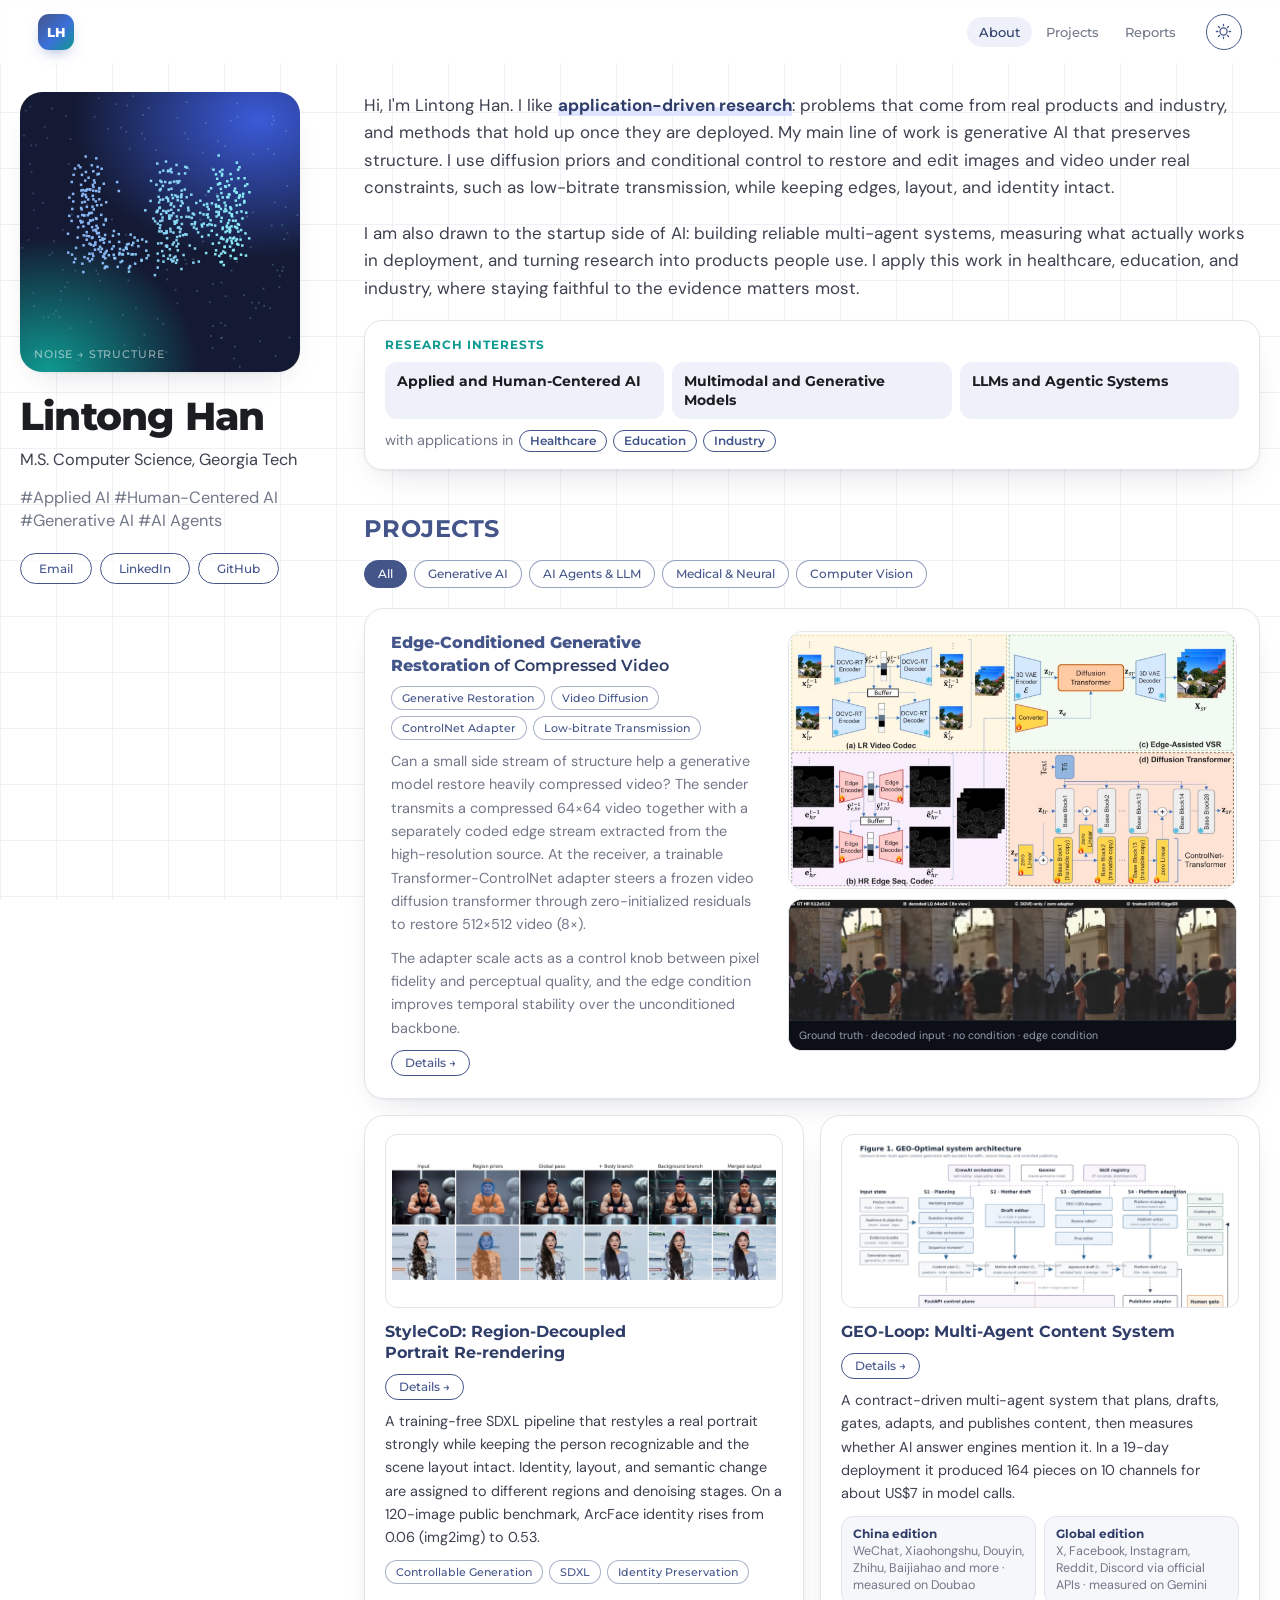
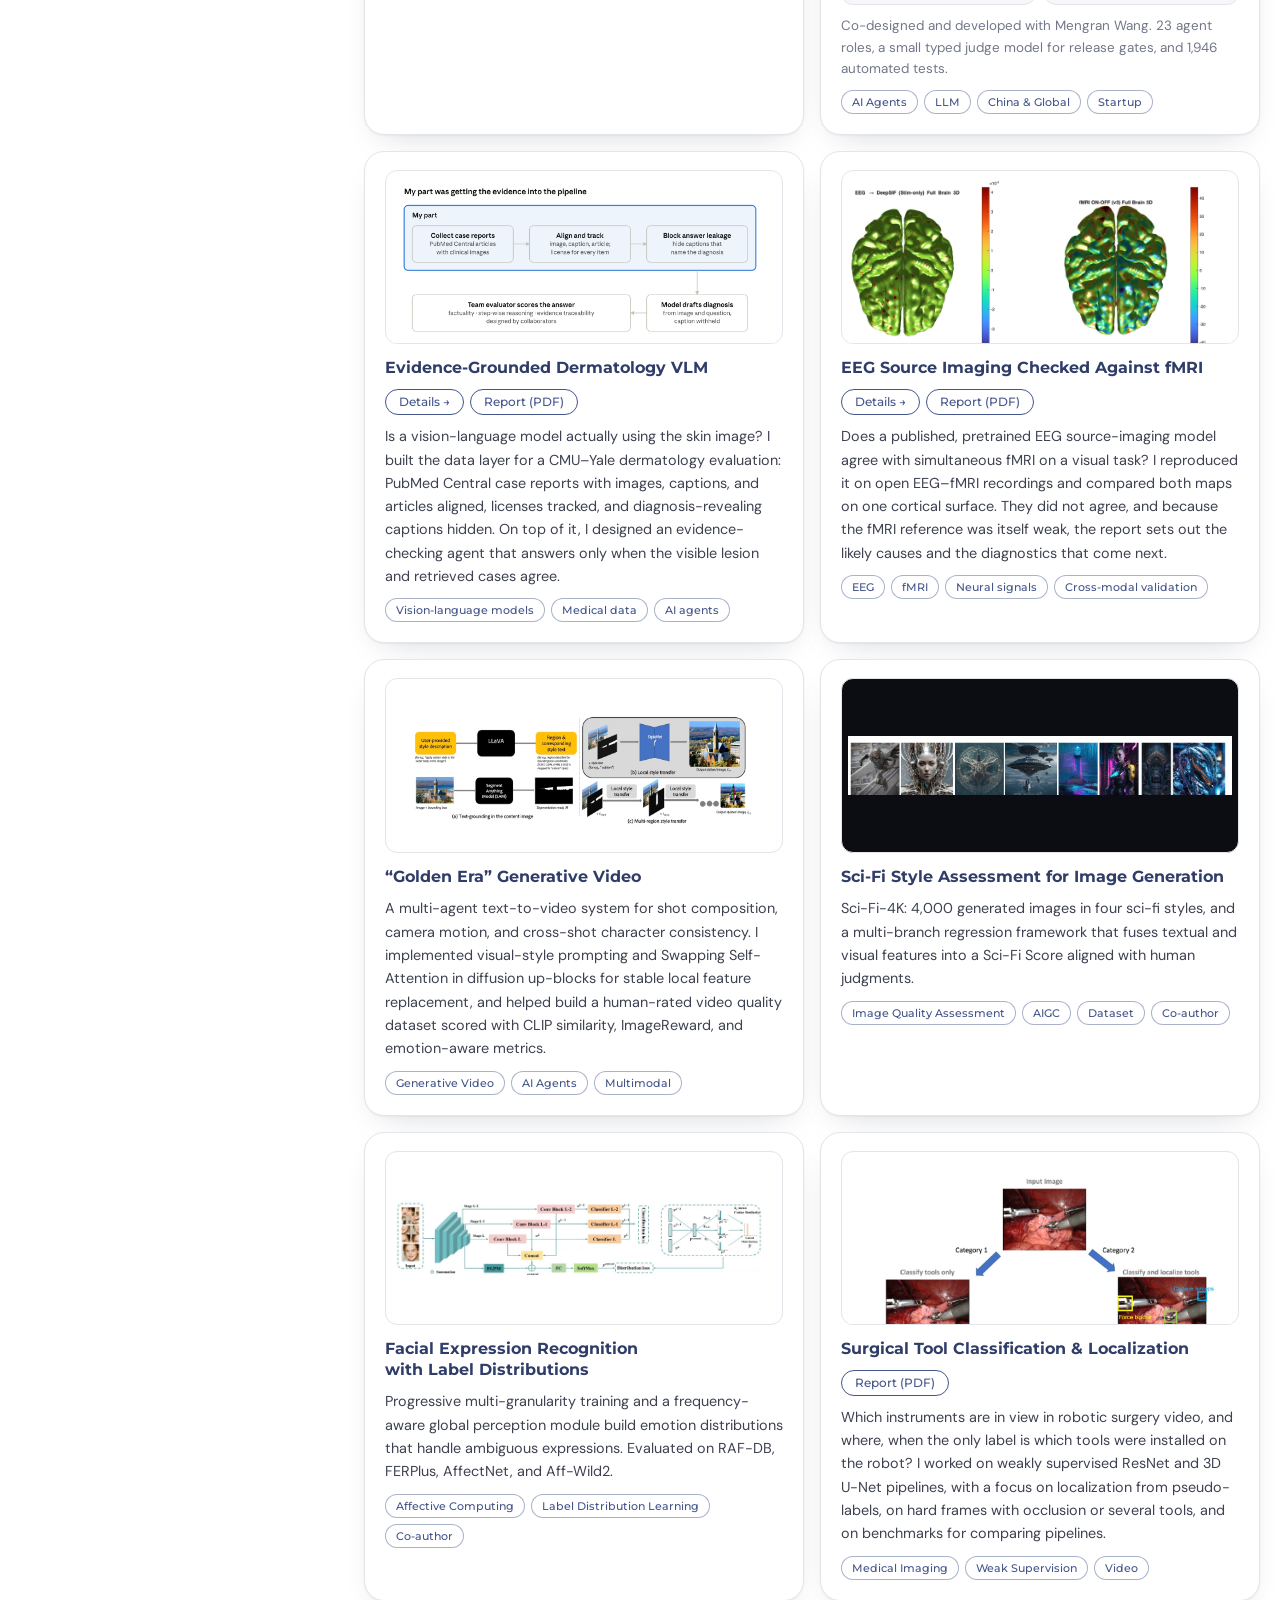
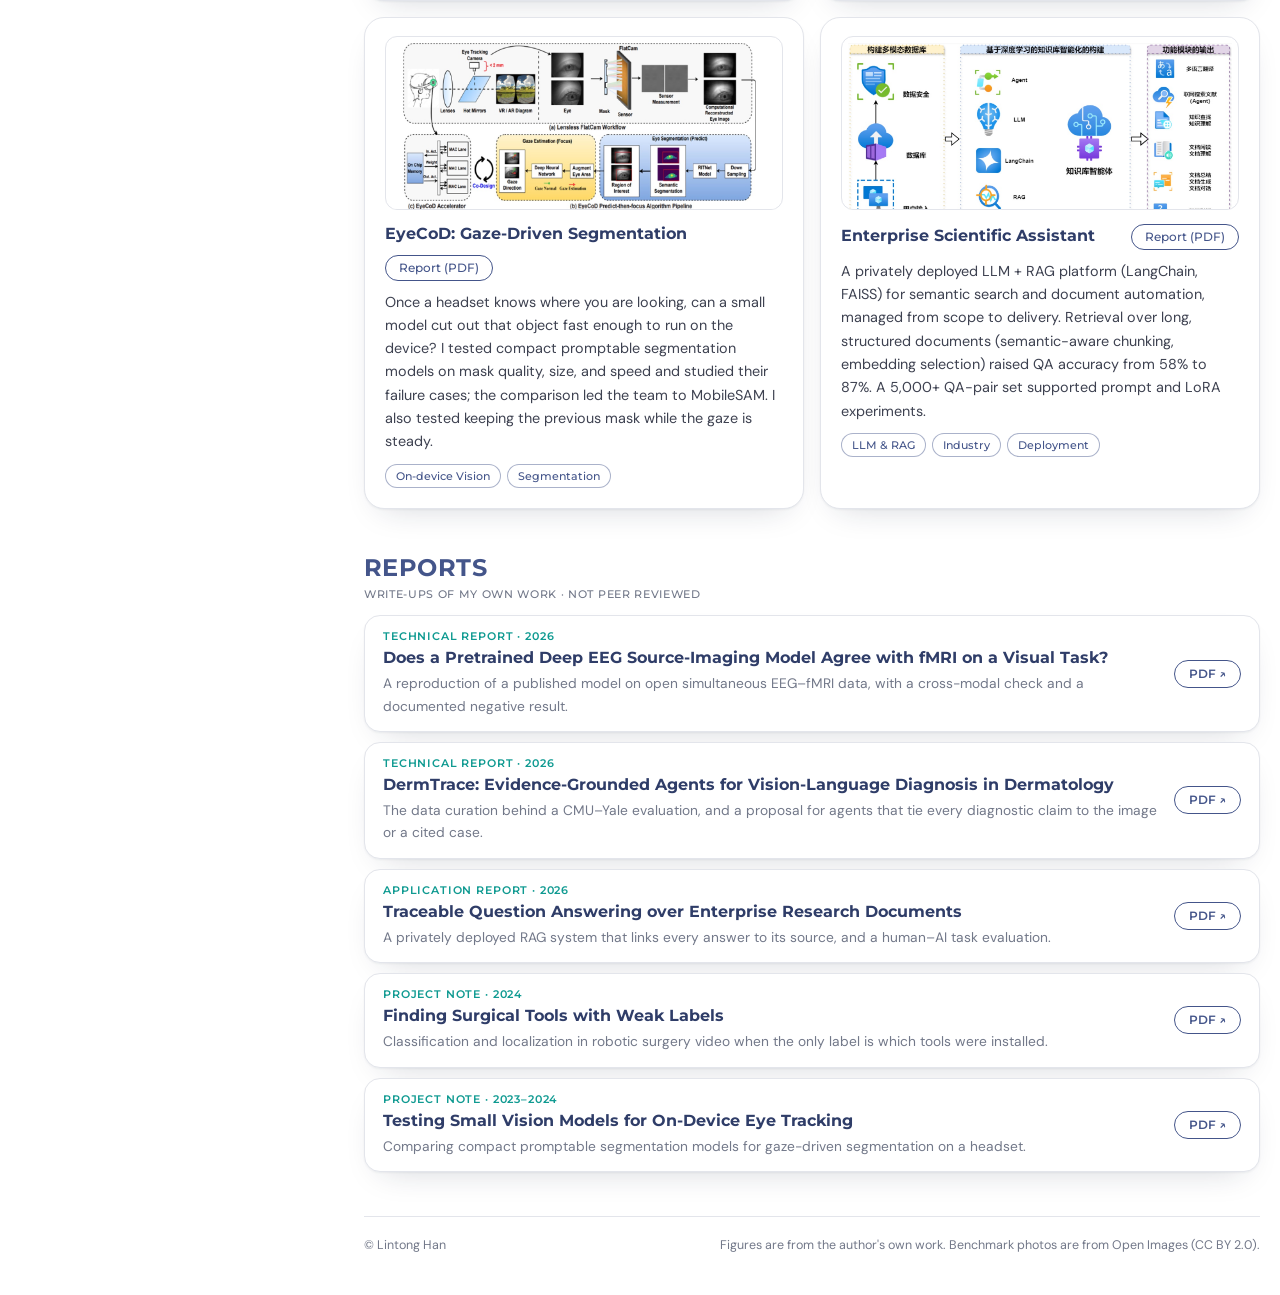
<file: index.html>
<!doctype html>
<html lang="en">
<head>
<meta charset="utf-8">
<meta name="viewport" content="width=device-width, initial-scale=1, viewport-fit=cover">
<title>Lintong Han</title>
<meta name="description" content="Lintong Han: applied and human-centered AI; multimodal and generative models; LLMs and agentic systems, with applications in healthcare, education, and industry.">
<meta property="og:title" content="Lintong Han">
<meta property="og:description" content="Applied and human-centered AI; multimodal and generative models; LLMs and agentic systems for healthcare, education, and industry.">
<meta property="og:type" content="website">
<link rel="icon" href="assets/img/favicon.svg" type="image/svg+xml">
<link rel="preconnect" href="https://fonts.googleapis.com">
<link rel="preconnect" href="https://fonts.gstatic.com" crossorigin>
<link rel="stylesheet" href="https://fonts.googleapis.com/css2?family=Montserrat:wght@500;600;700;800&family=DM+Sans:opsz,wght@9..40,400;9..40,500;9..40,700&display=swap">
<link rel="stylesheet" href="assets/css/style.css?v=20261110">
<script>try{const t=localStorage.getItem('lh-theme');if(t)document.documentElement.dataset.theme=t;}catch(e){}</script>
</head>
<body>
<a class="skip" href="#main">Skip to content</a>

<header class="topbar">
  <a class="logo" href="#top" aria-label="Home"><span>LH</span></a>
  <nav aria-label="Sections">
    <a href="#about">About</a>
    <a href="#projects">Projects</a>
    <a href="#reports">Reports</a>
  </nav>
  <button class="theme" id="theme" type="button" aria-label="Toggle dark mode">
    <svg viewBox="0 0 24 24" width="17" height="17" aria-hidden="true"><path class="sun" d="M12 4V2m0 20v-2m8-8h2M2 12h2m13.66-5.66 1.41-1.41M4.93 19.07l1.41-1.41m0-11.32L4.93 4.93m14.14 14.14-1.41-1.41M12 7a5 5 0 1 0 0 10 5 5 0 0 0 0-10Z" fill="none" stroke="currentColor" stroke-width="1.8" stroke-linecap="round"/><path class="moon" d="M20 14.5A8 8 0 0 1 9.5 4a8 8 0 1 0 10.5 10.5Z" fill="none" stroke="currentColor" stroke-width="1.8" stroke-linejoin="round"/></svg>
  </button>
</header>

<div class="layout" id="top">

  <!-- ========== SIDEBAR ========== -->
  <aside class="side">
    <div class="avatar">
      <canvas id="avatar" aria-hidden="true"></canvas>
      <span class="avatar-cap" aria-hidden="true">noise → structure</span>
    </div>
    <h1>Lintong Han</h1>
    <p class="degree">M.S. Computer Science, Georgia Tech</p>
    <p class="hashtags">#Applied&nbsp;AI #Human-Centered&nbsp;AI<br>#Generative&nbsp;AI #AI&nbsp;Agents</p>
    <div class="side-links">
      <a class="pill" href="mailto:lhan63@outlook.com">Email</a>
      <a class="pill" href="https://www.linkedin.com/in/hlt404" target="_blank" rel="noopener">LinkedIn</a>
      <a class="pill" href="https://github.com/LintongBarry" target="_blank" rel="noopener">GitHub</a>
    </div>
  </aside>

  <!-- ========== MAIN ========== -->
  <main id="main" class="main">

    <section class="intro" id="about">
      <p>Hi, I'm Lintong Han. I like <span class="hl">application-driven research</span>: problems that come from real products and industry, and methods that hold up once they are deployed. My main line of work is generative AI that preserves structure. I use diffusion priors and conditional control to restore and edit images and video under real constraints, such as low-bitrate transmission, while keeping edges, layout, and identity intact.</p>
      <p>I am also drawn to the startup side of AI: building reliable multi-agent systems, measuring what actually works in deployment, and turning research into products people use. I apply this work in healthcare, education, and industry, where staying faithful to the evidence matters most.</p>
      <div class="interests">
        <h2>Research Interests</h2>
        <ul>
          <li><b>Applied and Human-Centered AI</b></li>
          <li><b>Multimodal and Generative Models</b></li>
          <li><b>LLMs and Agentic Systems</b></li>
        </ul>
        <p>with applications in <span>Healthcare</span><span>Education</span><span>Industry</span></p>
      </div>
    </section>


    <!-- ---------- PROJECTS ---------- -->
    <section id="projects" class="block">
      <h2>Projects</h2>
      <div class="filters" role="group" aria-label="Filter projects" data-filter="projs">
        <button type="button" class="chip on" data-tag="all">All</button>
        <button type="button" class="chip" data-tag="gen">Generative AI</button>
        <button type="button" class="chip" data-tag="agents">AI Agents &amp; LLM</button>
        <button type="button" class="chip" data-tag="medical">Medical &amp; Neural</button>
        <button type="button" class="chip" data-tag="vision">Computer Vision</button>
      </div>
      <div class="all-projects" id="projs">
      <article class="pub res" data-tags="gen vision">
        <div class="pub-text">
          <h3><span class="key">Edge-Conditioned Generative Restoration</span> of Compressed Video</h3>
          <div class="tags"><span class="tag">Generative Restoration</span><span class="tag">Video Diffusion</span><span class="tag">ControlNet Adapter</span><span class="tag">Low-bitrate Transmission</span></div>
          <p class="desc">Can a small side stream of structure help a generative model restore heavily compressed video? The sender transmits a compressed 64×64 video together with a separately coded edge stream extracted from the high-resolution source. At the receiver, a trainable Transformer-ControlNet adapter steers a frozen video diffusion transformer through zero-initialized residuals to restore 512×512 video (8×).</p>
          <p class="desc">The adapter scale acts as a control knob between pixel fidelity and perceptual quality, and the edge condition improves temporal stability over the unconditioned backbone.</p>
          <div class="links"><a class="pill sm" href="projects/video-restoration/">Details →</a></div>
        </div>
        <div class="res-media">
          <figure class="thumb"><img src="assets/img/dove-arch.jpg" alt="Dual-stream codec and frozen diffusion transformer with ControlNet-style adapter" width="1600" height="916" loading="lazy"></figure>
          <figure class="thumb dark"><img src="assets/img/dove-results-a.jpg" alt="Frames: ground truth, decoded low-resolution input, backbone without condition, with edge condition" width="1800" height="481" loading="lazy"><figcaption>Ground truth · decoded input · no condition · edge condition</figcaption></figure>
        </div>
      </article>
      <div class="grid">
        <article class="proj" data-tags="gen vision">
          <figure class="pthumb"><img src="assets/img/stylecod-stages.jpg" alt="StyleCoD stage-by-stage outputs on two portraits" width="1800" height="551" loading="lazy"></figure>
          <div class="proj-head"><h3>StyleCoD: Region-Decoupled Portrait Re-rendering</h3><a class="pill sm" href="projects/stylecod/">Details →</a></div>
          <p>A training-free SDXL pipeline that restyles a real portrait strongly while keeping the person recognizable and the scene layout intact. Identity, layout, and semantic change are assigned to different regions and denoising stages. On a 120-image public benchmark, ArcFace identity rises from 0.06 (img2img) to 0.53.</p>
          <div class="tags"><span class="tag">Controllable Generation</span><span class="tag">SDXL</span><span class="tag">Identity Preservation</span></div>
        </article>
        <article class="proj" data-tags="agents">
          <figure class="pthumb"><img src="assets/img/geo-arch.jpg" alt="GEO-Loop system architecture" width="1600" height="905" loading="lazy"></figure>
          <div class="proj-head"><h3>GEO-Loop: Multi-Agent Content System</h3><a class="pill sm" href="projects/geo-loop/">Details →</a></div>
          <p>A contract-driven multi-agent system that plans, drafts, gates, adapts, and publishes content, then measures whether AI answer engines mention it. In a 19-day deployment it produced 164 pieces on 10 channels for about US$7 in model calls.</p>
          <div class="eds"><div class="ed-mini"><b>China edition</b><span>WeChat, Xiaohongshu, Douyin, Zhihu, Baijiahao and more · measured on Doubao</span></div><div class="ed-mini"><b>Global edition</b><span>X, Facebook, Instagram, Reddit, Discord via official APIs · measured on Gemini</span></div></div>
          <p class="with">Co-designed and developed with Mengran Wang. 23 agent roles, a small typed judge model for release gates, and 1,946 automated tests.</p>
          <div class="tags"><span class="tag">AI Agents</span><span class="tag">LLM</span><span class="tag">China &amp; Global</span><span class="tag">Startup</span></div>
        </article>
        <article class="proj" data-tags="medical agents">
          <figure class="pthumb"><img src="projects/dermatology/media/my-part.png" alt="Collaborative dermatology evaluation pipeline with my data-layer part highlighted" width="1344" height="596" loading="lazy"></figure>
          <div class="proj-head"><h3>Evidence-Grounded Dermatology VLM</h3><div class="links"><a class="pill sm" href="projects/dermatology/">Details →</a><a class="pill sm" href="assets/reports/dermatology.pdf" target="_blank" rel="noopener">Report (PDF)</a></div></div>
          <p>Is a vision-language model actually using the skin image? I built the data layer for a CMU–Yale dermatology evaluation: PubMed Central case reports with images, captions, and articles aligned, licenses tracked, and diagnosis-revealing captions hidden. On top of it, I designed an evidence-checking agent that answers only when the visible lesion and retrieved cases agree.</p>
          <div class="tags"><span class="tag">Vision-language models</span><span class="tag">Medical data</span><span class="tag">AI agents</span></div>
        </article>
        <article class="proj" data-tags="medical">
          <figure class="pthumb"><img src="projects/eeg-fmri/media/brain-maps.jpg" alt="Cortical maps: EEG source estimate and fMRI ON minus OFF map" width="1800" height="862" loading="lazy"></figure>
          <div class="proj-head"><h3>EEG Source Imaging Checked Against fMRI</h3><div class="links"><a class="pill sm" href="projects/eeg-fmri/">Details →</a><a class="pill sm" href="assets/reports/eeg-fmri.pdf" target="_blank" rel="noopener">Report (PDF)</a></div></div>
          <p>Does a published, pretrained EEG source-imaging model agree with simultaneous fMRI on a visual task? I reproduced it on open EEG–fMRI recordings and compared both maps on one cortical surface. They did not agree, and because the fMRI reference was itself weak, the report sets out the likely causes and the diagnostics that come next.</p>
          <div class="tags"><span class="tag">EEG</span><span class="tag">fMRI</span><span class="tag">Neural signals</span><span class="tag">Cross-modal validation</span></div>
        </article>
        <article class="proj" data-tags="gen agents">
          <figure class="pthumb"><img src="assets/img/goldenera.jpg" alt="Golden Era: text grounding and multi-region style transfer" width="1200" height="411" loading="lazy"></figure>
          <div class="proj-head"><h3>“Golden Era” Generative Video</h3></div>
          <p>A multi-agent text-to-video system for shot composition, camera motion, and cross-shot character consistency. I implemented visual-style prompting and Swapping Self-Attention in diffusion up-blocks for stable local feature replacement, and helped build a human-rated video quality dataset scored with CLIP similarity, ImageReward, and emotion-aware metrics.</p>
          <div class="tags"><span class="tag">Generative Video</span><span class="tag">AI Agents</span><span class="tag">Multimodal</span></div>
        </article>
        <article class="proj" data-tags="gen vision">
          <figure class="pthumb dark"><img src="assets/img/scifi-samples.jpg" alt="Sample images from Sci-Fi-4K across four sci-fi styles" width="1163" height="177" loading="lazy"></figure>
          <div class="proj-head"><h3>Sci-Fi Style Assessment for Image Generation</h3></div>
          <p>Sci-Fi-4K: 4,000 generated images in four sci-fi styles, and a multi-branch regression framework that fuses textual and visual features into a Sci-Fi Score aligned with human judgments.</p>
          <div class="tags"><span class="tag">Image Quality Assessment</span><span class="tag">AIGC</span><span class="tag">Dataset</span><span class="tag">Co-author</span></div>
        </article>
        <article class="proj" data-tags="vision">
          <figure class="pthumb"><img src="assets/img/ldl-framework.jpg" alt="Framework: multi-stage backbone, classifiers, frequency-aware module, distribution loss" width="1680" height="330" loading="lazy"></figure>
          <div class="proj-head"><h3>Facial Expression Recognition with Label Distributions</h3></div>
          <p>Progressive multi-granularity training and a frequency-aware global perception module build emotion distributions that handle ambiguous expressions. Evaluated on RAF-DB, FERPlus, AffectNet, and Aff-Wild2.</p>
          <div class="tags"><span class="tag">Affective Computing</span><span class="tag">Label Distribution Learning</span><span class="tag">Co-author</span></div>
        </article>
        <article class="proj" data-tags="medical vision">
          <figure class="pthumb"><img src="assets/img/surgical.jpg" alt="Surgical tool classification versus classification plus localization" width="1100" height="562" loading="lazy"></figure>
          <div class="proj-head"><h3>Surgical Tool Classification &amp; Localization</h3><a class="pill sm" href="assets/reports/surgical-tools.pdf" target="_blank" rel="noopener">Report (PDF)</a></div>
          <p>Which instruments are in view in robotic surgery video, and where, when the only label is which tools were installed on the robot? I worked on weakly supervised ResNet and 3D U-Net pipelines, with a focus on localization from pseudo-labels, on hard frames with occlusion or several tools, and on benchmarks for comparing pipelines.</p>
          <div class="tags"><span class="tag">Medical Imaging</span><span class="tag">Weak Supervision</span><span class="tag">Video</span></div>
        </article>
        <article class="proj" data-tags="vision">
          <figure class="pthumb"><img src="assets/img/eyecod.jpg" alt="EyeCoD gaze-driven segmentation pipeline" width="1200" height="551" loading="lazy"></figure>
          <div class="proj-head"><h3>EyeCoD: Gaze-Driven Segmentation</h3><a class="pill sm" href="assets/reports/eyecod.pdf" target="_blank" rel="noopener">Report (PDF)</a></div>
          <p>Once a headset knows where you are looking, can a small model cut out that object fast enough to run on the device? I tested compact promptable segmentation models on mask quality, size, and speed and studied their failure cases; the comparison led the team to MobileSAM. I also tested keeping the previous mask while the gaze is steady.</p>
          <div class="tags"><span class="tag">On-device Vision</span><span class="tag">Segmentation</span></div>
        </article>
        <article class="proj" data-tags="agents">
          <figure class="pthumb"><img src="assets/img/rag.jpg" alt="Enterprise LLM and RAG knowledge platform architecture" width="1400" height="860" loading="lazy"></figure>
          <div class="proj-head"><h3>Enterprise Scientific Assistant</h3><a class="pill sm" href="assets/reports/enterprise-rag.pdf" target="_blank" rel="noopener">Report (PDF)</a></div>
          <p>A privately deployed LLM + RAG platform (LangChain, FAISS) for semantic search and document automation, managed from scope to delivery. Retrieval over long, structured documents (semantic-aware chunking, embedding selection) raised QA accuracy from 58% to 87%. A 5,000+ QA-pair set supported prompt and LoRA experiments.</p>
          <div class="tags"><span class="tag">LLM &amp; RAG</span><span class="tag">Industry</span><span class="tag">Deployment</span></div>
        </article>
      </div>
      </div>
    </section>

    <section id="reports" class="block">
      <h2>Reports</h2>
      <p class="sub">Write-ups of my own work · not peer reviewed</p>
      <div class="reps">
        <a class="rep" href="assets/reports/eeg-fmri.pdf" target="_blank" rel="noopener">
          <span class="rep-meta">Technical report · 2026</span>
          <span class="rep-title">Does a Pretrained Deep EEG Source-Imaging Model Agree with fMRI on a Visual Task?</span>
          <span class="rep-desc">A reproduction of a published model on open simultaneous EEG–fMRI data, with a cross-modal check and a documented negative result.</span>
          <span class="rep-cta">PDF ↗</span>
        </a>
        <a class="rep" href="assets/reports/dermatology.pdf" target="_blank" rel="noopener">
          <span class="rep-meta">Technical report · 2026</span>
          <span class="rep-title">DermTrace: Evidence-Grounded Agents for Vision-Language Diagnosis in Dermatology</span>
          <span class="rep-desc">The data curation behind a CMU–Yale evaluation, and a proposal for agents that tie every diagnostic claim to the image or a cited case.</span>
          <span class="rep-cta">PDF ↗</span>
        </a>
        <a class="rep" href="assets/reports/enterprise-rag.pdf" target="_blank" rel="noopener">
          <span class="rep-meta">Application report · 2026</span>
          <span class="rep-title">Traceable Question Answering over Enterprise Research Documents</span>
          <span class="rep-desc">A privately deployed RAG system that links every answer to its source, and a human–AI task evaluation.</span>
          <span class="rep-cta">PDF ↗</span>
        </a>
        <a class="rep" href="assets/reports/surgical-tools.pdf" target="_blank" rel="noopener">
          <span class="rep-meta">Project note · 2024</span>
          <span class="rep-title">Finding Surgical Tools with Weak Labels</span>
          <span class="rep-desc">Classification and localization in robotic surgery video when the only label is which tools were installed.</span>
          <span class="rep-cta">PDF ↗</span>
        </a>
        <a class="rep" href="assets/reports/eyecod.pdf" target="_blank" rel="noopener">
          <span class="rep-meta">Project note · 2023–2024</span>
          <span class="rep-title">Testing Small Vision Models for On-Device Eye Tracking</span>
          <span class="rep-desc">Comparing compact promptable segmentation models for gaze-driven segmentation on a headset.</span>
          <span class="rep-cta">PDF ↗</span>
        </a>
      </div>
    </section>

    <footer class="footer">
      <span>© Lintong Han</span>
      <span>Figures are from the author's own work. Benchmark photos are from Open Images (CC BY 2.0).</span>
    </footer>
  </main>
</div>

<script src="assets/js/main.js?v=20261110" defer></script>
</body>
</html>
</file>
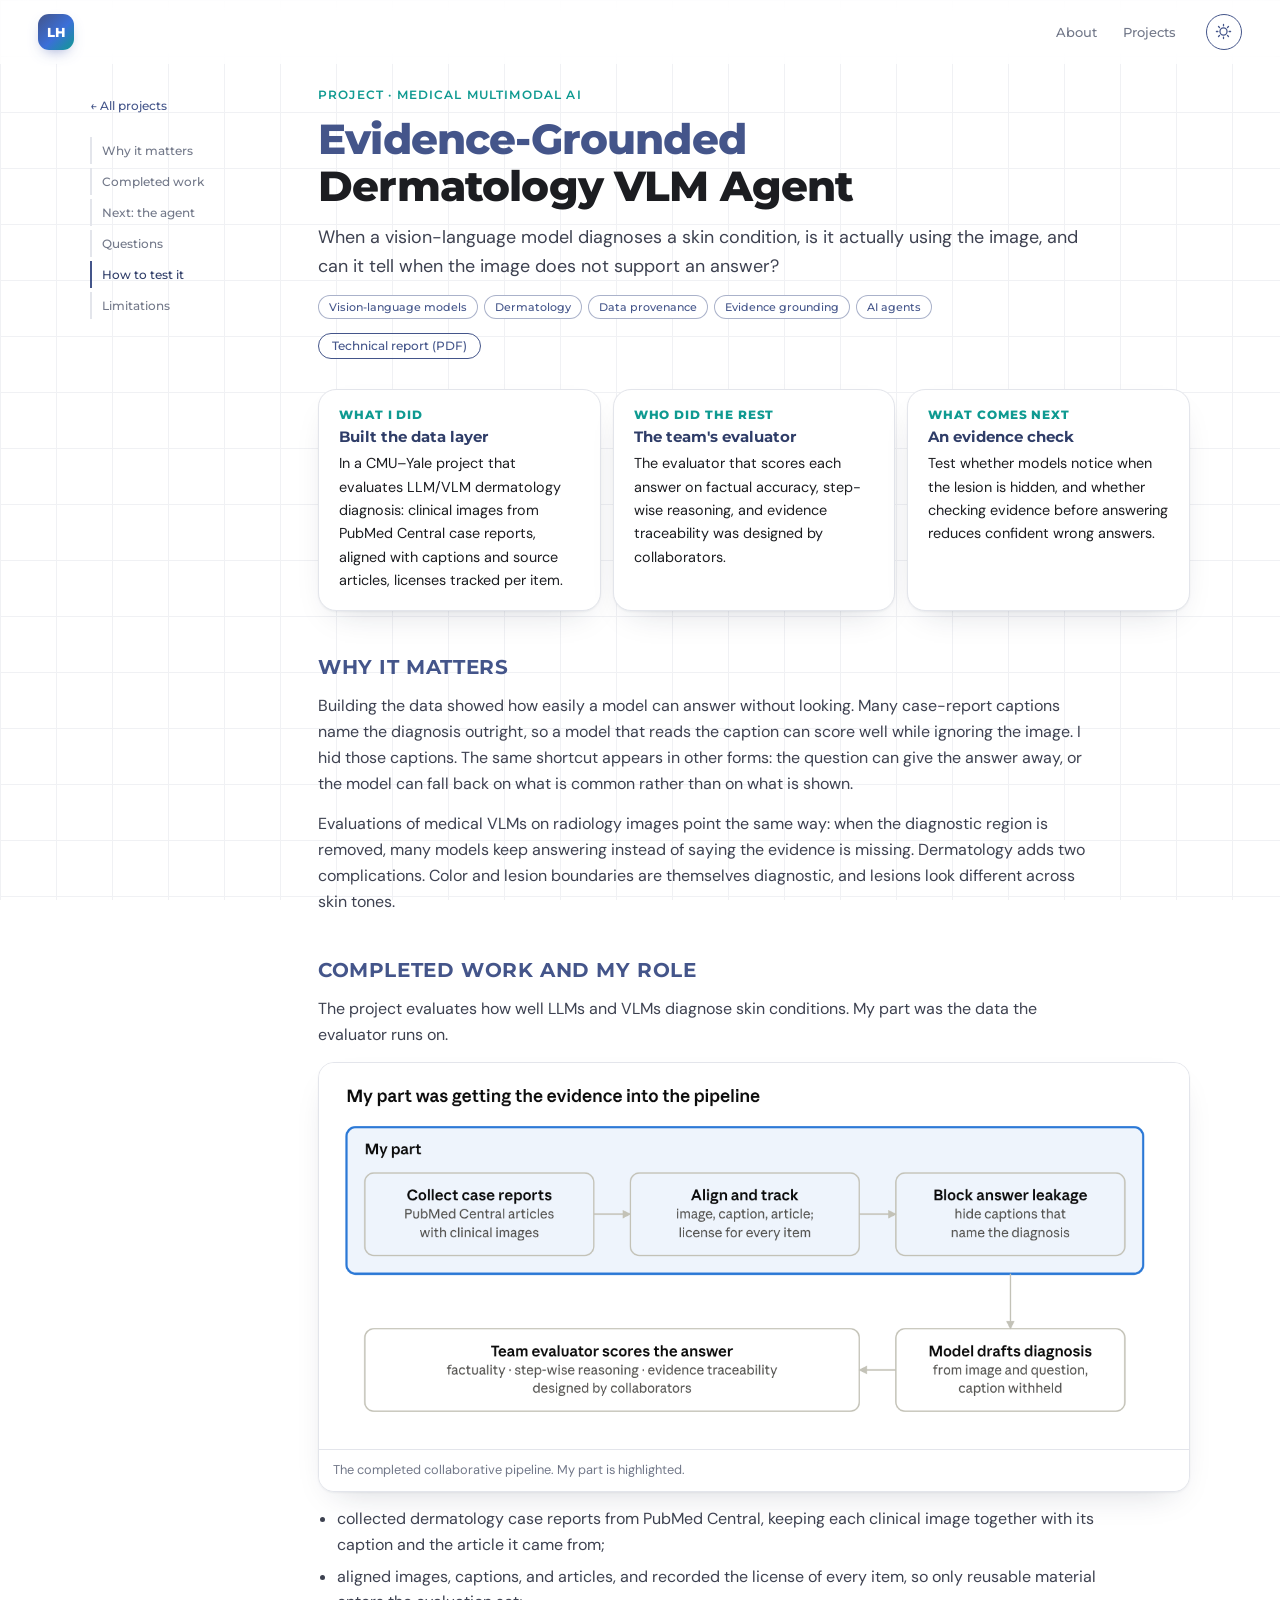
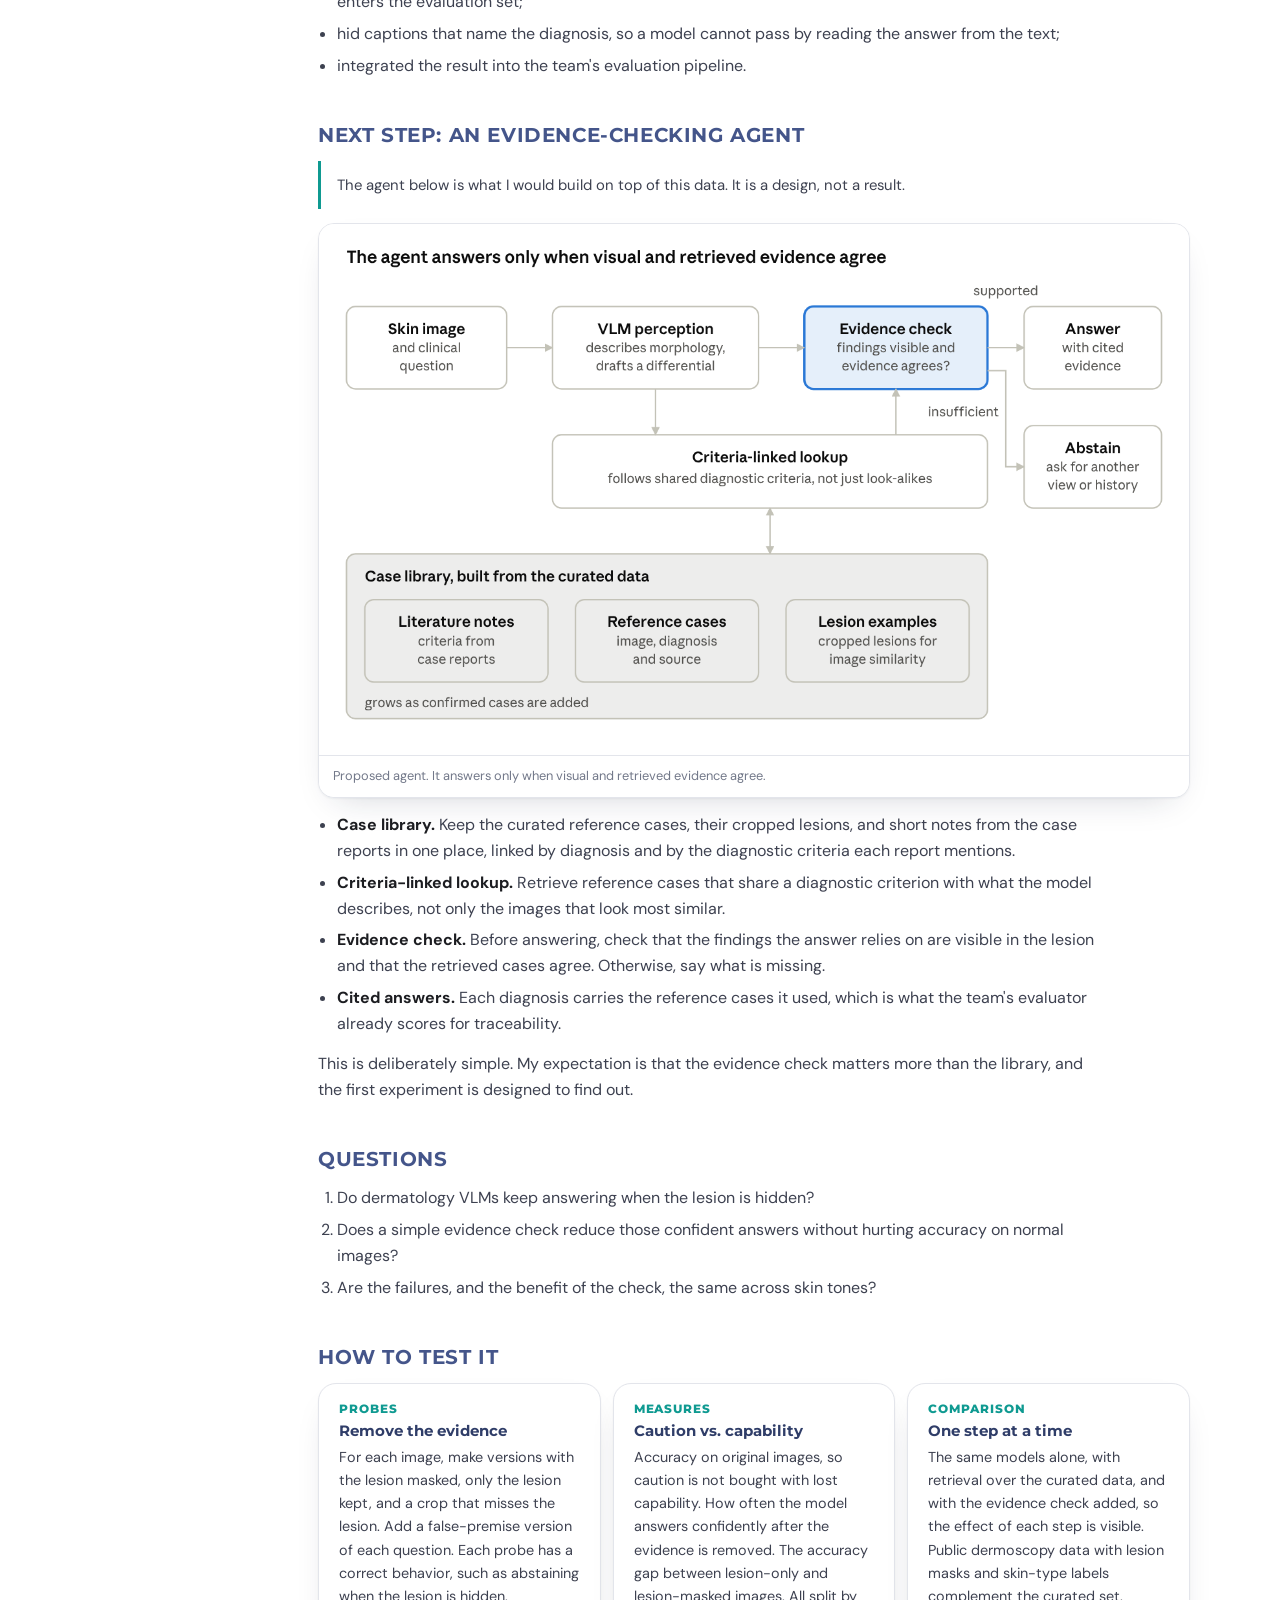
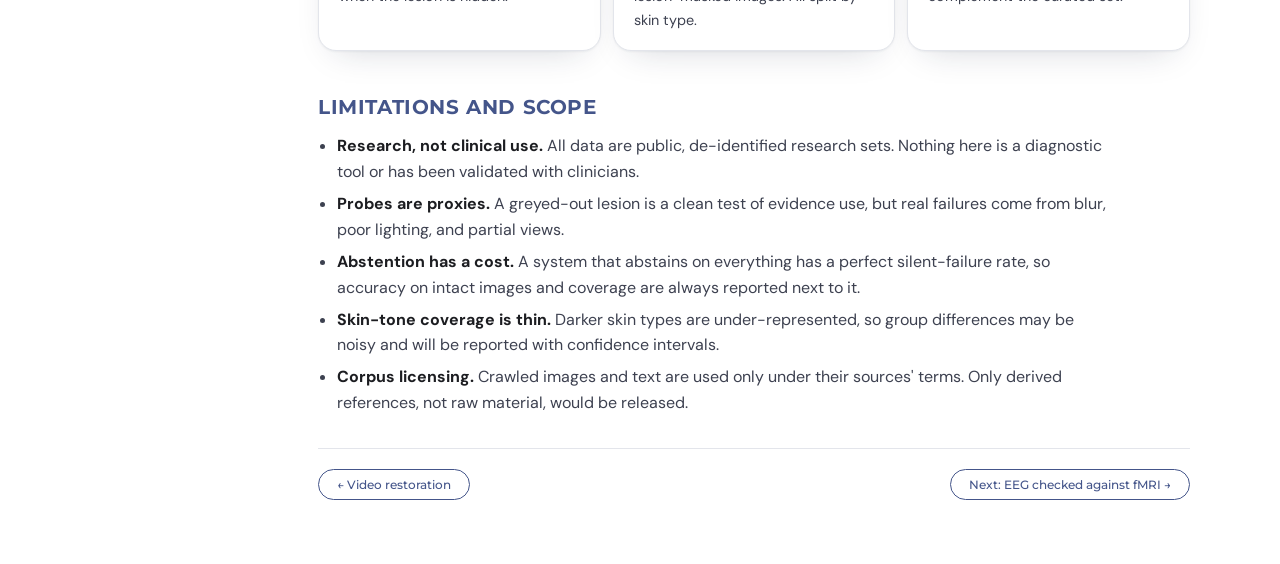
<file: projects/dermatology/index.html>
<!doctype html>
<html lang="en">
<head>
<meta charset="utf-8">
<meta name="viewport" content="width=device-width, initial-scale=1, viewport-fit=cover">
<title>Evidence-Grounded Dermatology VLM · Lintong Han</title>
<meta name="description" content="When a vision-language model diagnoses a skin condition, is it actually using the image? Dermatology data curation and an evidence-checking agent design.">
<link rel="icon" href="../../assets/img/favicon.svg" type="image/svg+xml">
<link rel="preconnect" href="https://fonts.googleapis.com">
<link rel="preconnect" href="https://fonts.gstatic.com" crossorigin>
<link rel="stylesheet" href="https://fonts.googleapis.com/css2?family=Montserrat:wght@500;600;700;800&family=DM+Sans:opsz,wght@9..40,400;9..40,500;9..40,700&display=swap">
<link rel="stylesheet" href="../../assets/css/page.css">
<script>try{const t=localStorage.getItem('lh-theme');if(t)document.documentElement.dataset.theme=t;}catch(e){}</script>
</head>
<body>
<header class="topbar">
  <a class="logo" href="../../" aria-label="Lintong Han, home"><span>LH</span></a>
  <nav aria-label="Site"><a href="../../#about">About</a><a href="../../#projects">Projects</a></nav>
  <button class="theme" id="theme" type="button" aria-label="Toggle dark mode"><svg viewBox="0 0 24 24" width="17" height="17" aria-hidden="true"><path class="sun" d="M12 4V2m0 20v-2m8-8h2M2 12h2m13.66-5.66 1.41-1.41M4.93 19.07l1.41-1.41m0-11.32L4.93 4.93m14.14 14.14-1.41-1.41M12 7a5 5 0 1 0 0 10 5 5 0 0 0 0-10Z" fill="none" stroke="currentColor" stroke-width="1.8" stroke-linecap="round"/><path class="moon" d="M20 14.5A8 8 0 0 1 9.5 4a8 8 0 1 0 10.5 10.5Z" fill="none" stroke="currentColor" stroke-width="1.8" stroke-linejoin="round"/></svg></button>
</header>

<div class="page">
  <nav class="toc" aria-label="On this page">
    <a class="back" href="../../#projects">← All projects</a>
    <a href="#why">Why it matters</a>
    <a href="#role">Completed work</a>
    <a href="#agent">Next: the agent</a>
    <a href="#questions">Questions</a>
    <a href="#test">How to test it</a>
    <a href="#limits">Limitations</a>
  </nav>

  <article class="article">
    <header class="head">
      <p class="kick">Project · Medical multimodal AI</p>
      <h1><span class="key">Evidence-Grounded</span> Dermatology VLM Agent</h1>
      <p class="lead">When a vision-language model diagnoses a skin condition, is it actually using the image, and can it tell when the image does not support an answer?</p>
      <div class="tags"><span class="tag">Vision-language models</span><span class="tag">Dermatology</span><span class="tag">Data provenance</span><span class="tag">Evidence grounding</span><span class="tag">AI agents</span></div>
      <div class="links"><a class="pill sm" href="../../assets/reports/dermatology.pdf" target="_blank" rel="noopener">Technical report (PDF)</a></div>
    </header>

    <div class="three">
      <div class="card"><span class="num">WHAT I DID</span><b>Built the data layer</b><p>In a CMU–Yale project that evaluates LLM/VLM dermatology diagnosis: clinical images from PubMed Central case reports, aligned with captions and source articles, licenses tracked per item.</p></div>
      <div class="card"><span class="num">WHO DID THE REST</span><b>The team's evaluator</b><p>The evaluator that scores each answer on factual accuracy, step-wise reasoning, and evidence traceability was designed by collaborators.</p></div>
      <div class="card"><span class="num">WHAT COMES NEXT</span><b>An evidence check</b><p>Test whether models notice when the lesion is hidden, and whether checking evidence before answering reduces confident wrong answers.</p></div>
    </div>

    <section class="sec" id="why">
      <h2>Why it matters</h2>
      <p>Building the data showed how easily a model can answer without looking. Many case-report captions name the diagnosis outright, so a model that reads the caption can score well while ignoring the image. I hid those captions. The same shortcut appears in other forms: the question can give the answer away, or the model can fall back on what is common rather than on what is shown.</p>
      <p>Evaluations of medical VLMs on radiology images point the same way: when the diagnostic region is removed, many models keep answering instead of saying the evidence is missing. Dermatology adds two complications. Color and lesion boundaries are themselves diagnostic, and lesions look different across skin tones.</p>
    </section>

    <section class="sec" id="role">
      <h2>Completed work and my role</h2>
      <p>The project evaluates how well LLMs and VLMs diagnose skin conditions. My part was the data the evaluator runs on.</p>
      <figure class="fig"><img src="media/my-part.png" alt="Completed collaborative pipeline with my part highlighted: collect case reports, align and track, block answer leakage; then the model drafts a diagnosis and the team evaluator scores it" width="1344" height="596" loading="lazy"><figcaption>The completed collaborative pipeline. My part is highlighted.</figcaption></figure>
      <ul>
        <li>collected dermatology case reports from PubMed Central, keeping each clinical image together with its caption and the article it came from;</li>
        <li>aligned images, captions, and articles, and recorded the license of every item, so only reusable material enters the evaluation set;</li>
        <li>hid captions that name the diagnosis, so a model cannot pass by reading the answer from the text;</li>
        <li>integrated the result into the team's evaluation pipeline.</li>
      </ul>
    </section>

    <section class="sec" id="agent">
      <h2>Next step: an evidence-checking agent</h2>
      <p class="callout-note">The agent below is what I would build on top of this data. It is a design, not a result.</p>
      <figure class="fig"><img src="media/agent-design.png" alt="Proposed agent: skin image and question to VLM perception, criteria-linked lookup into a case library, an evidence check, then either an answer with cited evidence or abstention" width="1344" height="820" loading="lazy"><figcaption>Proposed agent. It answers only when visual and retrieved evidence agree.</figcaption></figure>
      <ul>
        <li><b>Case library.</b> Keep the curated reference cases, their cropped lesions, and short notes from the case reports in one place, linked by diagnosis and by the diagnostic criteria each report mentions.</li>
        <li><b>Criteria-linked lookup.</b> Retrieve reference cases that share a diagnostic criterion with what the model describes, not only the images that look most similar.</li>
        <li><b>Evidence check.</b> Before answering, check that the findings the answer relies on are visible in the lesion and that the retrieved cases agree. Otherwise, say what is missing.</li>
        <li><b>Cited answers.</b> Each diagnosis carries the reference cases it used, which is what the team's evaluator already scores for traceability.</li>
      </ul>
      <p>This is deliberately simple. My expectation is that the evidence check matters more than the library, and the first experiment is designed to find out.</p>
    </section>

    <section class="sec" id="questions">
      <h2>Questions</h2>
      <ol>
        <li>Do dermatology VLMs keep answering when the lesion is hidden?</li>
        <li>Does a simple evidence check reduce those confident answers without hurting accuracy on normal images?</li>
        <li>Are the failures, and the benefit of the check, the same across skin tones?</li>
      </ol>
    </section>

    <section class="sec" id="test">
      <h2>How to test it</h2>
      <div class="three">
        <div class="card"><span class="num">PROBES</span><b>Remove the evidence</b><p>For each image, make versions with the lesion masked, only the lesion kept, and a crop that misses the lesion. Add a false-premise version of each question. Each probe has a correct behavior, such as abstaining when the lesion is hidden.</p></div>
        <div class="card"><span class="num">MEASURES</span><b>Caution vs. capability</b><p>Accuracy on original images, so caution is not bought with lost capability. How often the model answers confidently after the evidence is removed. The accuracy gap between lesion-only and lesion-masked images. All split by skin type.</p></div>
        <div class="card"><span class="num">COMPARISON</span><b>One step at a time</b><p>The same models alone, with retrieval over the curated data, and with the evidence check added, so the effect of each step is visible. Public dermoscopy data with lesion masks and skin-type labels complement the curated set.</p></div>
      </div>
    </section>

    <section class="sec" id="limits">
      <h2>Limitations and scope</h2>
      <ul>
        <li><b>Research, not clinical use.</b> All data are public, de-identified research sets. Nothing here is a diagnostic tool or has been validated with clinicians.</li>
        <li><b>Probes are proxies.</b> A greyed-out lesion is a clean test of evidence use, but real failures come from blur, poor lighting, and partial views.</li>
        <li><b>Abstention has a cost.</b> A system that abstains on everything has a perfect silent-failure rate, so accuracy on intact images and coverage are always reported next to it.</li>
        <li><b>Skin-tone coverage is thin.</b> Darker skin types are under-represented, so group differences may be noisy and will be reported with confidence intervals.</li>
        <li><b>Corpus licensing.</b> Crawled images and text are used only under their sources' terms. Only derived references, not raw material, would be released.</li>
      </ul>
    </section>

    <div class="next">
      <a class="pill" href="../video-restoration/">← Video restoration</a>
      <a class="pill" href="../eeg-fmri/">Next: EEG checked against fMRI →</a>
    </div>
  </article>
</div>
<script src="../../assets/js/page.js" defer></script>
</body>
</html>
</file>
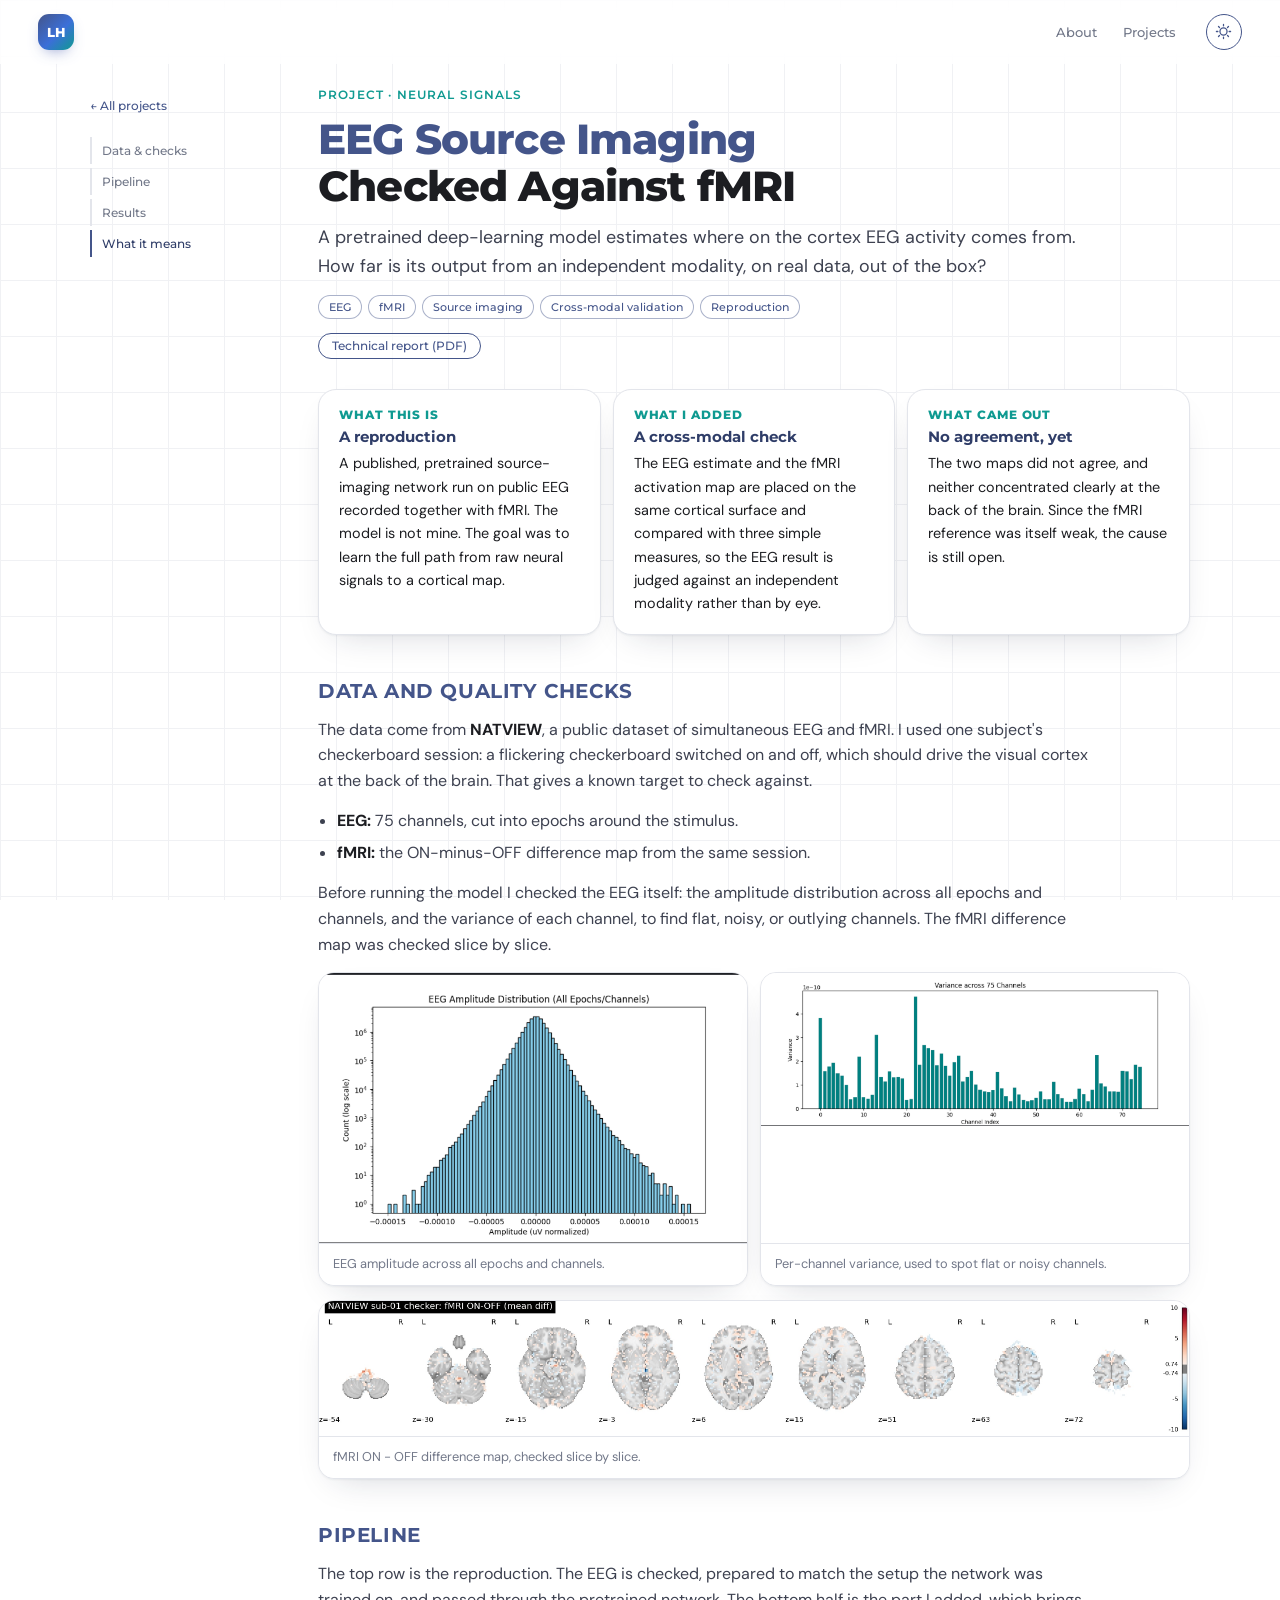
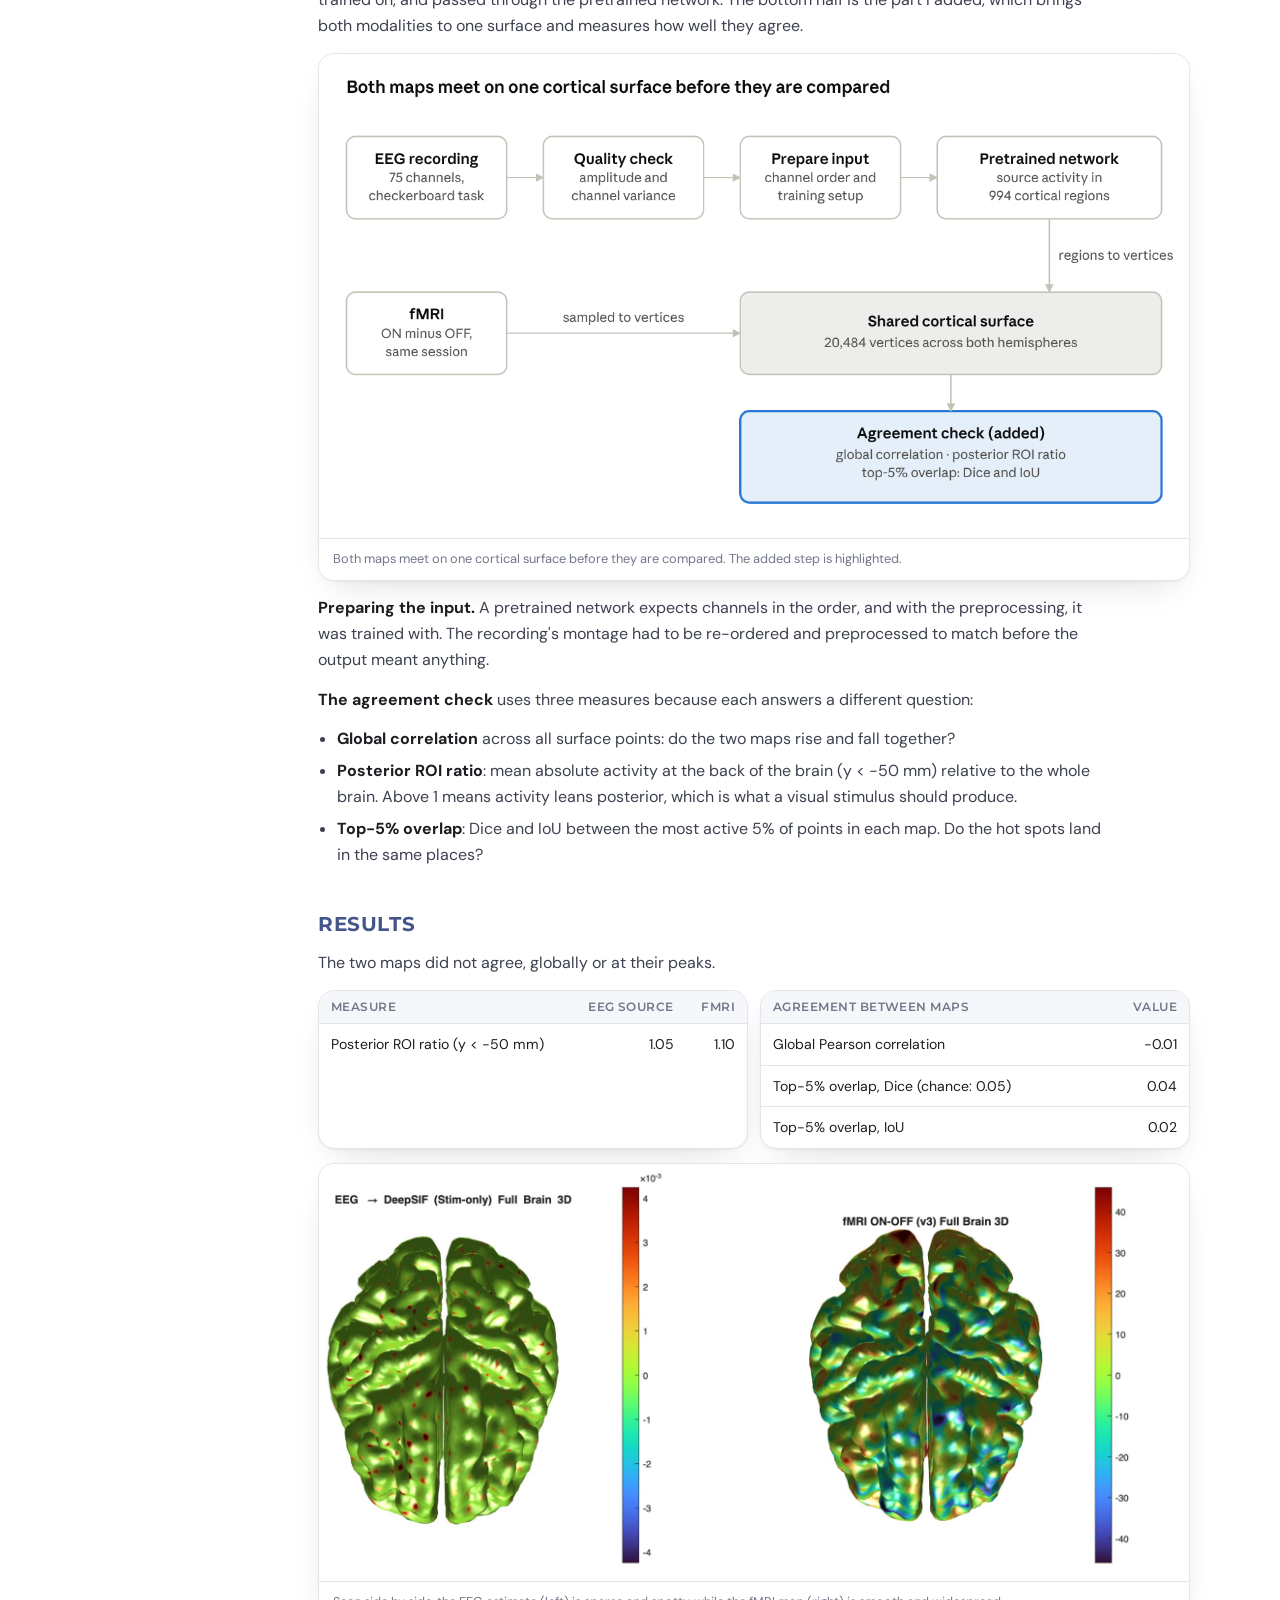
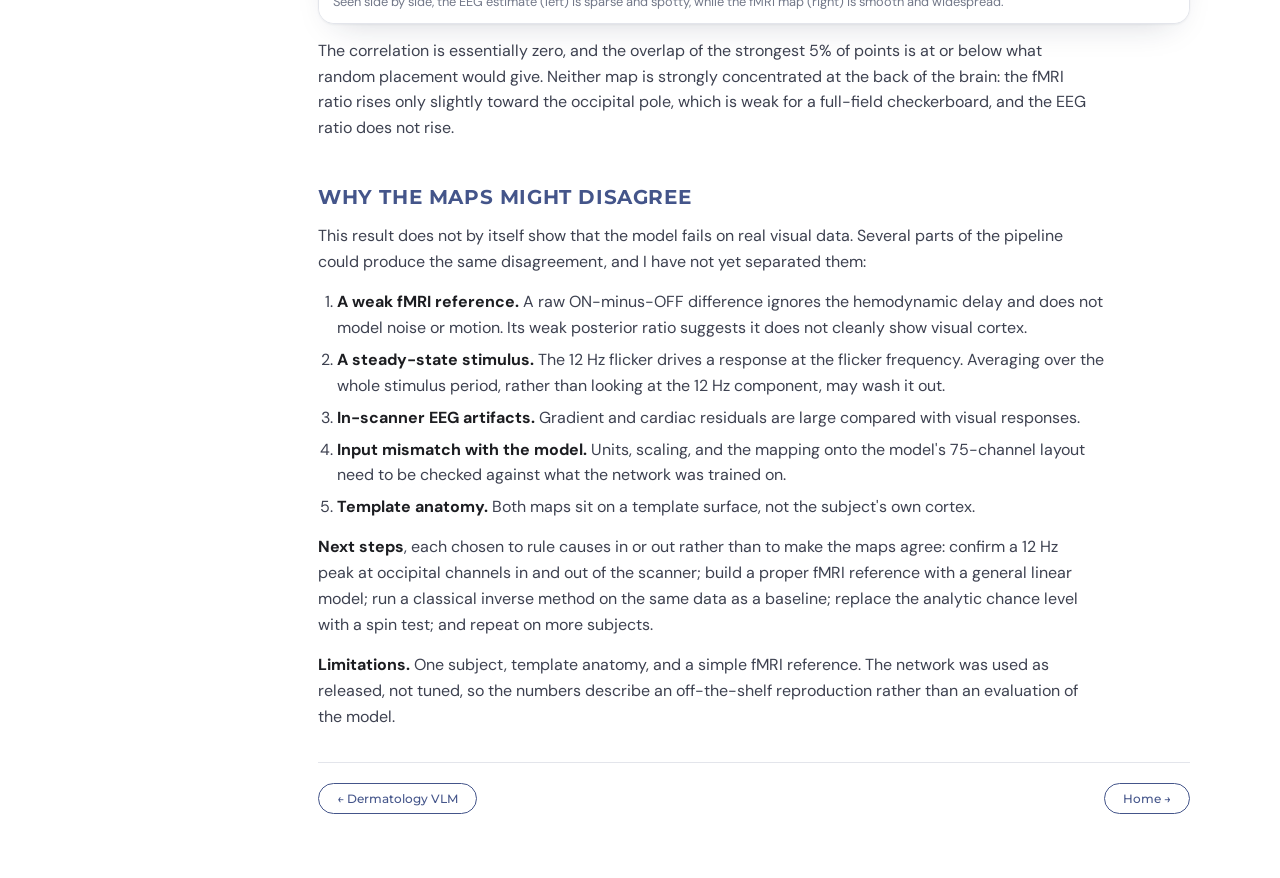
<file: projects/eeg-fmri/index.html>
<!doctype html>
<html lang="en">
<head>
<meta charset="utf-8">
<meta name="viewport" content="width=device-width, initial-scale=1, viewport-fit=cover">
<title>EEG Source Imaging Checked Against fMRI · Lintong Han</title>
<meta name="description" content="Reproducing a pretrained EEG source-imaging model on public simultaneous EEG–fMRI data, and checking its output against fMRI on one cortical surface.">
<link rel="icon" href="../../assets/img/favicon.svg" type="image/svg+xml">
<link rel="preconnect" href="https://fonts.googleapis.com">
<link rel="preconnect" href="https://fonts.gstatic.com" crossorigin>
<link rel="stylesheet" href="https://fonts.googleapis.com/css2?family=Montserrat:wght@500;600;700;800&family=DM+Sans:opsz,wght@9..40,400;9..40,500;9..40,700&display=swap">
<link rel="stylesheet" href="../../assets/css/page.css">
<style>
  .qc { display: grid; grid-template-columns: minmax(0, 1fr) minmax(0, 1fr); gap: 12px; align-items: stretch; }
  .qc .fig { display: grid; align-content: space-between; }
  .metrics { display: grid; grid-template-columns: minmax(0, 1fr) minmax(0, 1fr); gap: 12px; }
  @media (max-width: 680px) { .qc, .metrics { grid-template-columns: minmax(0, 1fr); } }
</style>
<script>try{const t=localStorage.getItem('lh-theme');if(t)document.documentElement.dataset.theme=t;}catch(e){}</script>
</head>
<body>
<header class="topbar">
  <a class="logo" href="../../" aria-label="Lintong Han, home"><span>LH</span></a>
  <nav aria-label="Site"><a href="../../#about">About</a><a href="../../#projects">Projects</a></nav>
  <button class="theme" id="theme" type="button" aria-label="Toggle dark mode"><svg viewBox="0 0 24 24" width="17" height="17" aria-hidden="true"><path class="sun" d="M12 4V2m0 20v-2m8-8h2M2 12h2m13.66-5.66 1.41-1.41M4.93 19.07l1.41-1.41m0-11.32L4.93 4.93m14.14 14.14-1.41-1.41M12 7a5 5 0 1 0 0 10 5 5 0 0 0 0-10Z" fill="none" stroke="currentColor" stroke-width="1.8" stroke-linecap="round"/><path class="moon" d="M20 14.5A8 8 0 0 1 9.5 4a8 8 0 1 0 10.5 10.5Z" fill="none" stroke="currentColor" stroke-width="1.8" stroke-linejoin="round"/></svg></button>
</header>

<div class="page">
  <nav class="toc" aria-label="On this page">
    <a class="back" href="../../#projects">← All projects</a>
    <a href="#data">Data &amp; checks</a>
    <a href="#pipeline">Pipeline</a>
    <a href="#results">Results</a>
    <a href="#meaning">What it means</a>
  </nav>

  <article class="article">
    <header class="head">
      <p class="kick">Project · Neural signals</p>
      <h1><span class="key">EEG Source Imaging</span> Checked Against fMRI</h1>
      <p class="lead">A pretrained deep-learning model estimates where on the cortex EEG activity comes from. How far is its output from an independent modality, on real data, out of the box?</p>
      <div class="tags"><span class="tag">EEG</span><span class="tag">fMRI</span><span class="tag">Source imaging</span><span class="tag">Cross-modal validation</span><span class="tag">Reproduction</span></div>
      <div class="links"><a class="pill sm" href="../../assets/reports/eeg-fmri.pdf" target="_blank" rel="noopener">Technical report (PDF)</a></div>
    </header>

    <div class="three">
      <div class="card"><span class="num">WHAT THIS IS</span><b>A reproduction</b><p>A published, pretrained source-imaging network run on public EEG recorded together with fMRI. The model is not mine. The goal was to learn the full path from raw neural signals to a cortical map.</p></div>
      <div class="card"><span class="num">WHAT I ADDED</span><b>A cross-modal check</b><p>The EEG estimate and the fMRI activation map are placed on the same cortical surface and compared with three simple measures, so the EEG result is judged against an independent modality rather than by eye.</p></div>
      <div class="card"><span class="num">WHAT CAME OUT</span><b>No agreement, yet</b><p>The two maps did not agree, and neither concentrated clearly at the back of the brain. Since the fMRI reference was itself weak, the cause is still open.</p></div>
    </div>

    <section class="sec" id="data">
      <h2>Data and quality checks</h2>
      <p>The data come from <b>NATVIEW</b>, a public dataset of simultaneous EEG and fMRI. I used one subject's checkerboard session: a flickering checkerboard switched on and off, which should drive the visual cortex at the back of the brain. That gives a known target to check against.</p>
      <ul>
        <li><b>EEG:</b> 75 channels, cut into epochs around the stimulus.</li>
        <li><b>fMRI:</b> the ON-minus-OFF difference map from the same session.</li>
      </ul>
      <p>Before running the model I checked the EEG itself: the amplitude distribution across all epochs and channels, and the variance of each channel, to find flat, noisy, or outlying channels. The fMRI difference map was checked slice by slice.</p>
      <div class="qc">
        <figure class="fig"><img src="media/amplitude.png" alt="Histogram of EEG amplitude across all epochs and channels, log-scale count, symmetric around zero" width="754" height="476" loading="lazy"><figcaption>EEG amplitude across all epochs and channels.</figcaption></figure>
        <figure class="fig"><img src="media/variance.png" alt="Bar chart of variance for each of 75 EEG channels" width="706" height="252" loading="lazy"><figcaption>Per-channel variance, used to spot flat or noisy channels.</figcaption></figure>
      </div>
      <figure class="fig"><img src="media/fmri-slices.jpg" alt="Axial slices of the fMRI ON minus OFF mean difference map" width="3075" height="480" loading="lazy"><figcaption>fMRI ON − OFF difference map, checked slice by slice.</figcaption></figure>
    </section>

    <section class="sec" id="pipeline">
      <h2>Pipeline</h2>
      <p>The top row is the reproduction. The EEG is checked, prepared to match the setup the network was trained on, and passed through the pretrained network. The bottom half is the part I added, which brings both modalities to one surface and measures how well they agree.</p>
      <figure class="fig"><img src="media/pipeline.png" alt="Pipeline: EEG recording, quality check, input preparation, pretrained network over 994 cortical regions, projected to a shared cortical surface of 20,484 vertices together with the fMRI map, then an agreement check" width="1344" height="748" loading="lazy"><figcaption>Both maps meet on one cortical surface before they are compared. The added step is highlighted.</figcaption></figure>
      <p><b>Preparing the input.</b> A pretrained network expects channels in the order, and with the preprocessing, it was trained with. The recording's montage had to be re-ordered and preprocessed to match before the output meant anything.</p>
      <p><b>The agreement check</b> uses three measures because each answers a different question:</p>
      <ul>
        <li><b>Global correlation</b> across all surface points: do the two maps rise and fall together?</li>
        <li><b>Posterior ROI ratio</b>: mean absolute activity at the back of the brain (y &lt; −50 mm) relative to the whole brain. Above 1 means activity leans posterior, which is what a visual stimulus should produce.</li>
        <li><b>Top-5% overlap</b>: Dice and IoU between the most active 5% of points in each map. Do the hot spots land in the same places?</li>
      </ul>
    </section>

    <section class="sec" id="results">
      <h2>Results</h2>
      <p>The two maps did not agree, globally or at their peaks.</p>
      <div class="metrics">
        <div class="tbl-wrap"><table class="tbl">
          <thead><tr><th>Measure</th><th>EEG source</th><th>fMRI</th></tr></thead>
          <tbody><tr><td>Posterior ROI ratio (y &lt; −50 mm)</td><td>1.05</td><td>1.10</td></tr></tbody>
        </table></div>
        <div class="tbl-wrap"><table class="tbl">
          <thead><tr><th>Agreement between maps</th><th>Value</th></tr></thead>
          <tbody>
            <tr><td>Global Pearson correlation</td><td>−0.01</td></tr>
            <tr><td>Top-5% overlap, Dice (chance: 0.05)</td><td>0.04</td></tr>
            <tr><td>Top-5% overlap, IoU</td><td>0.02</td></tr>
          </tbody>
        </table></div>
      </div>
      <figure class="fig"><img src="media/brain-maps.jpg" alt="Top views of the cortex: sparse EEG source estimate on the left, smooth widespread fMRI ON minus OFF map on the right" width="1800" height="862" loading="lazy"><figcaption>Seen side by side, the EEG estimate (left) is sparse and spotty, while the fMRI map (right) is smooth and widespread.</figcaption></figure>
      <p>The correlation is essentially zero, and the overlap of the strongest 5% of points is at or below what random placement would give. Neither map is strongly concentrated at the back of the brain: the fMRI ratio rises only slightly toward the occipital pole, which is weak for a full-field checkerboard, and the EEG ratio does not rise.</p>
    </section>

    <section class="sec" id="meaning">
      <h2>Why the maps might disagree</h2>
      <p>This result does not by itself show that the model fails on real visual data. Several parts of the pipeline could produce the same disagreement, and I have not yet separated them:</p>
      <ol>
        <li><b>A weak fMRI reference.</b> A raw ON-minus-OFF difference ignores the hemodynamic delay and does not model noise or motion. Its weak posterior ratio suggests it does not cleanly show visual cortex.</li>
        <li><b>A steady-state stimulus.</b> The 12 Hz flicker drives a response at the flicker frequency. Averaging over the whole stimulus period, rather than looking at the 12 Hz component, may wash it out.</li>
        <li><b>In-scanner EEG artifacts.</b> Gradient and cardiac residuals are large compared with visual responses.</li>
        <li><b>Input mismatch with the model.</b> Units, scaling, and the mapping onto the model's 75-channel layout need to be checked against what the network was trained on.</li>
        <li><b>Template anatomy.</b> Both maps sit on a template surface, not the subject's own cortex.</li>
      </ol>
      <p><b>Next steps</b>, each chosen to rule causes in or out rather than to make the maps agree: confirm a 12 Hz peak at occipital channels in and out of the scanner; build a proper fMRI reference with a general linear model; run a classical inverse method on the same data as a baseline; replace the analytic chance level with a spin test; and repeat on more subjects.</p>
      <p><b>Limitations.</b> One subject, template anatomy, and a simple fMRI reference. The network was used as released, not tuned, so the numbers describe an off-the-shelf reproduction rather than an evaluation of the model.</p>
    </section>

    <div class="next">
      <a class="pill" href="../dermatology/">← Dermatology VLM</a>
      <a class="pill" href="../../">Home →</a>
    </div>
  </article>
</div>
<script src="../../assets/js/page.js" defer></script>
</body>
</html>
</file>
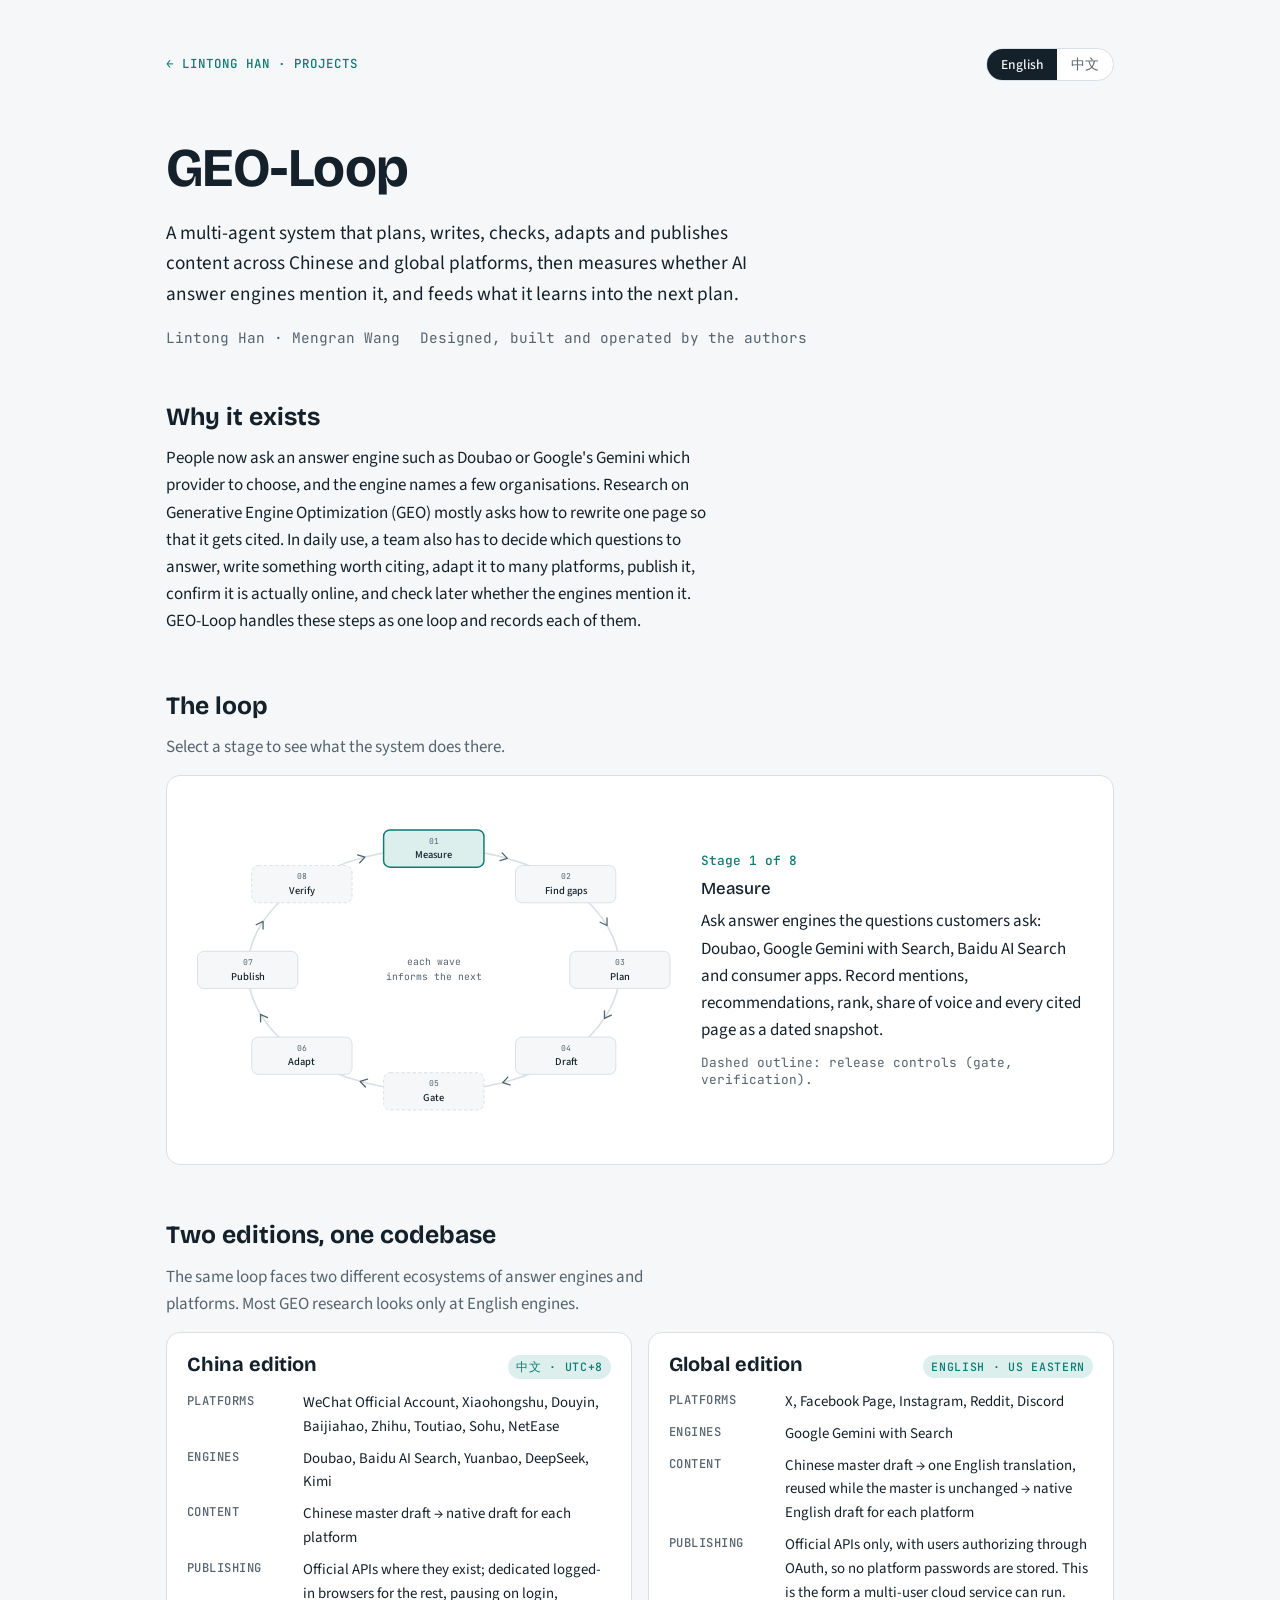
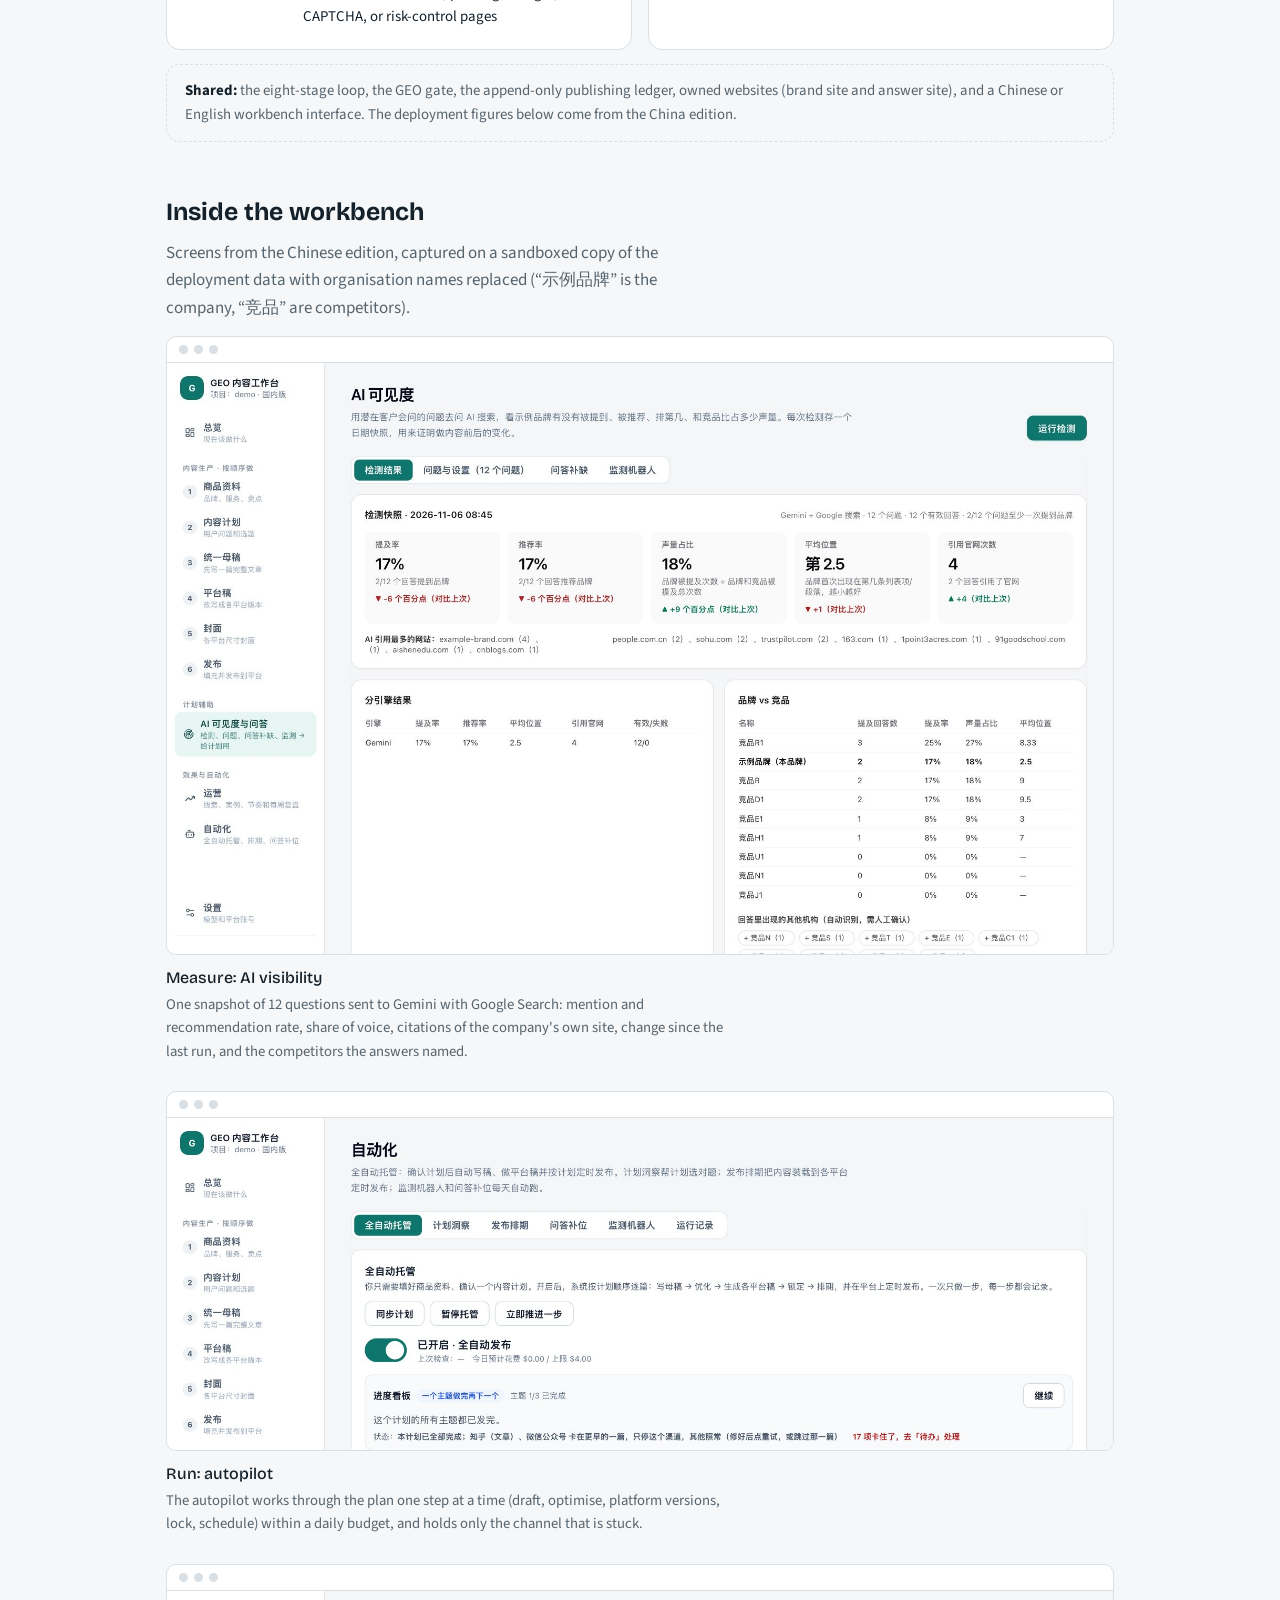
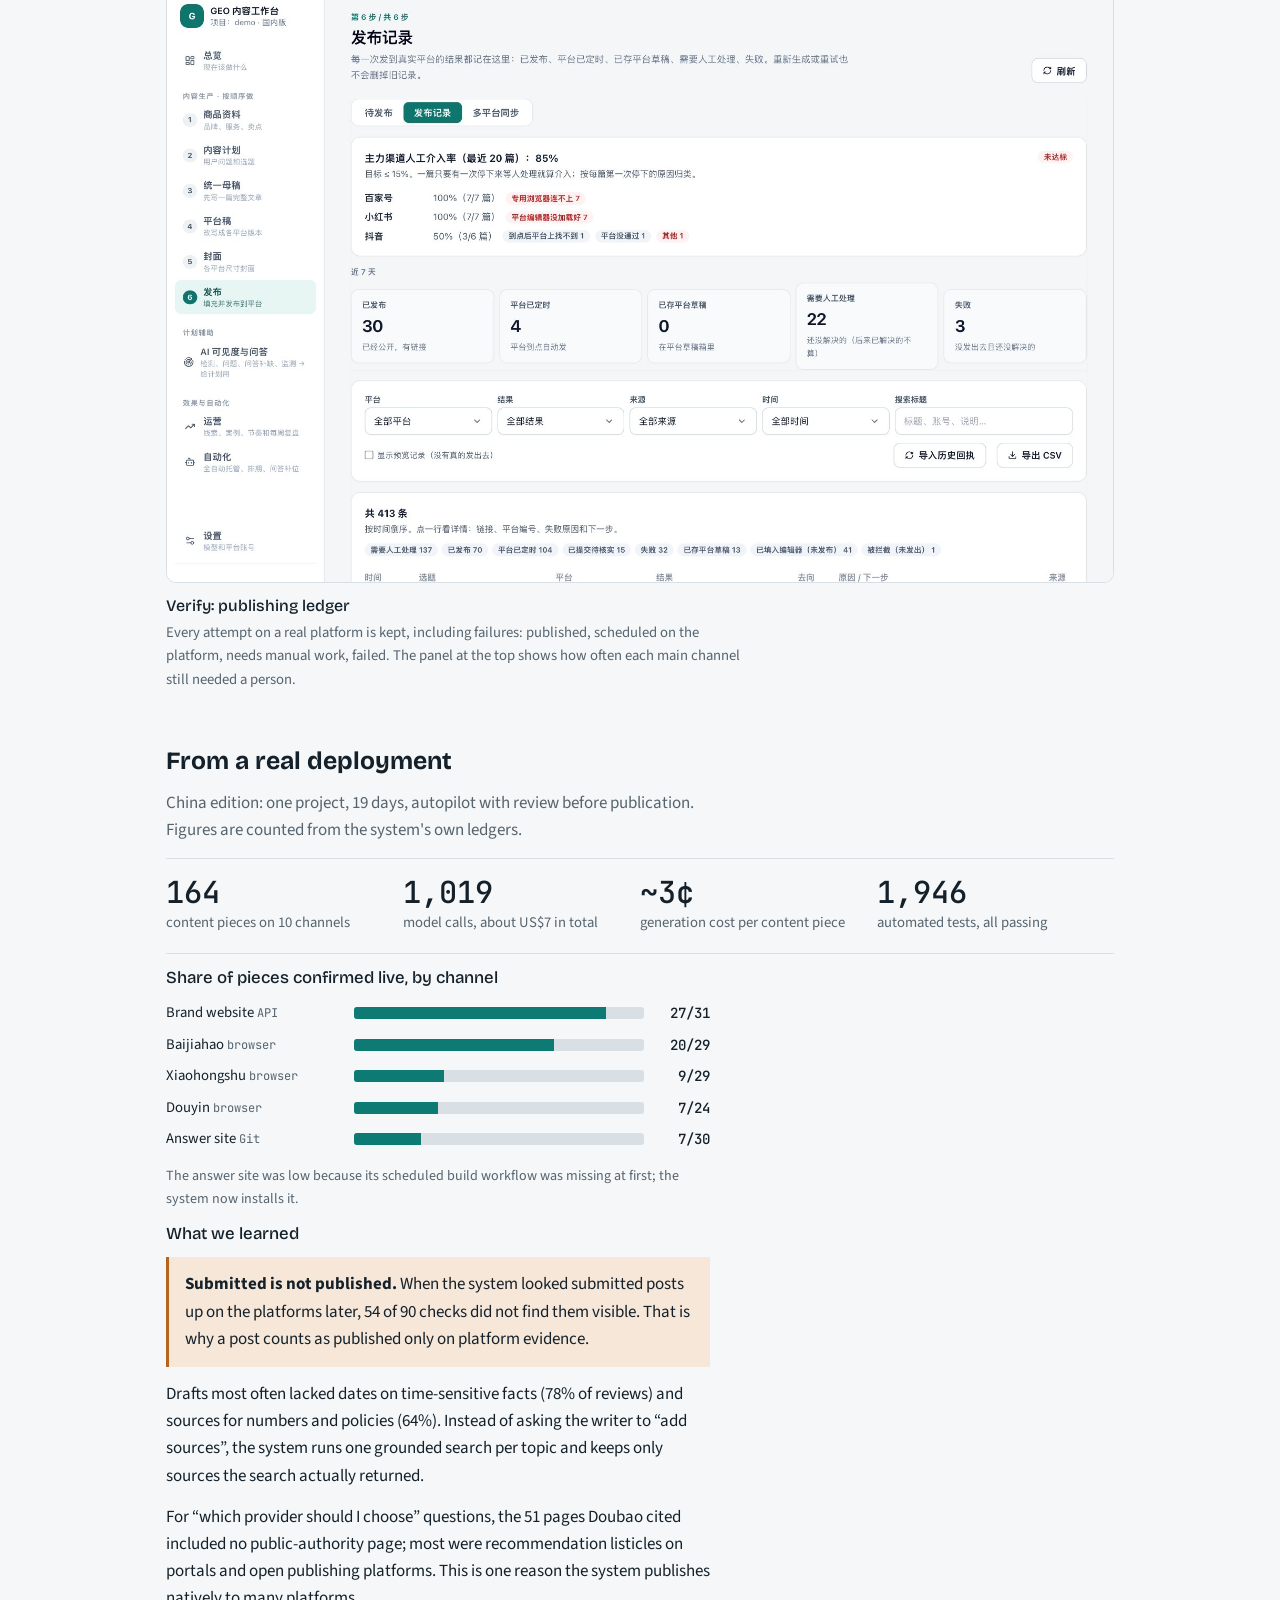
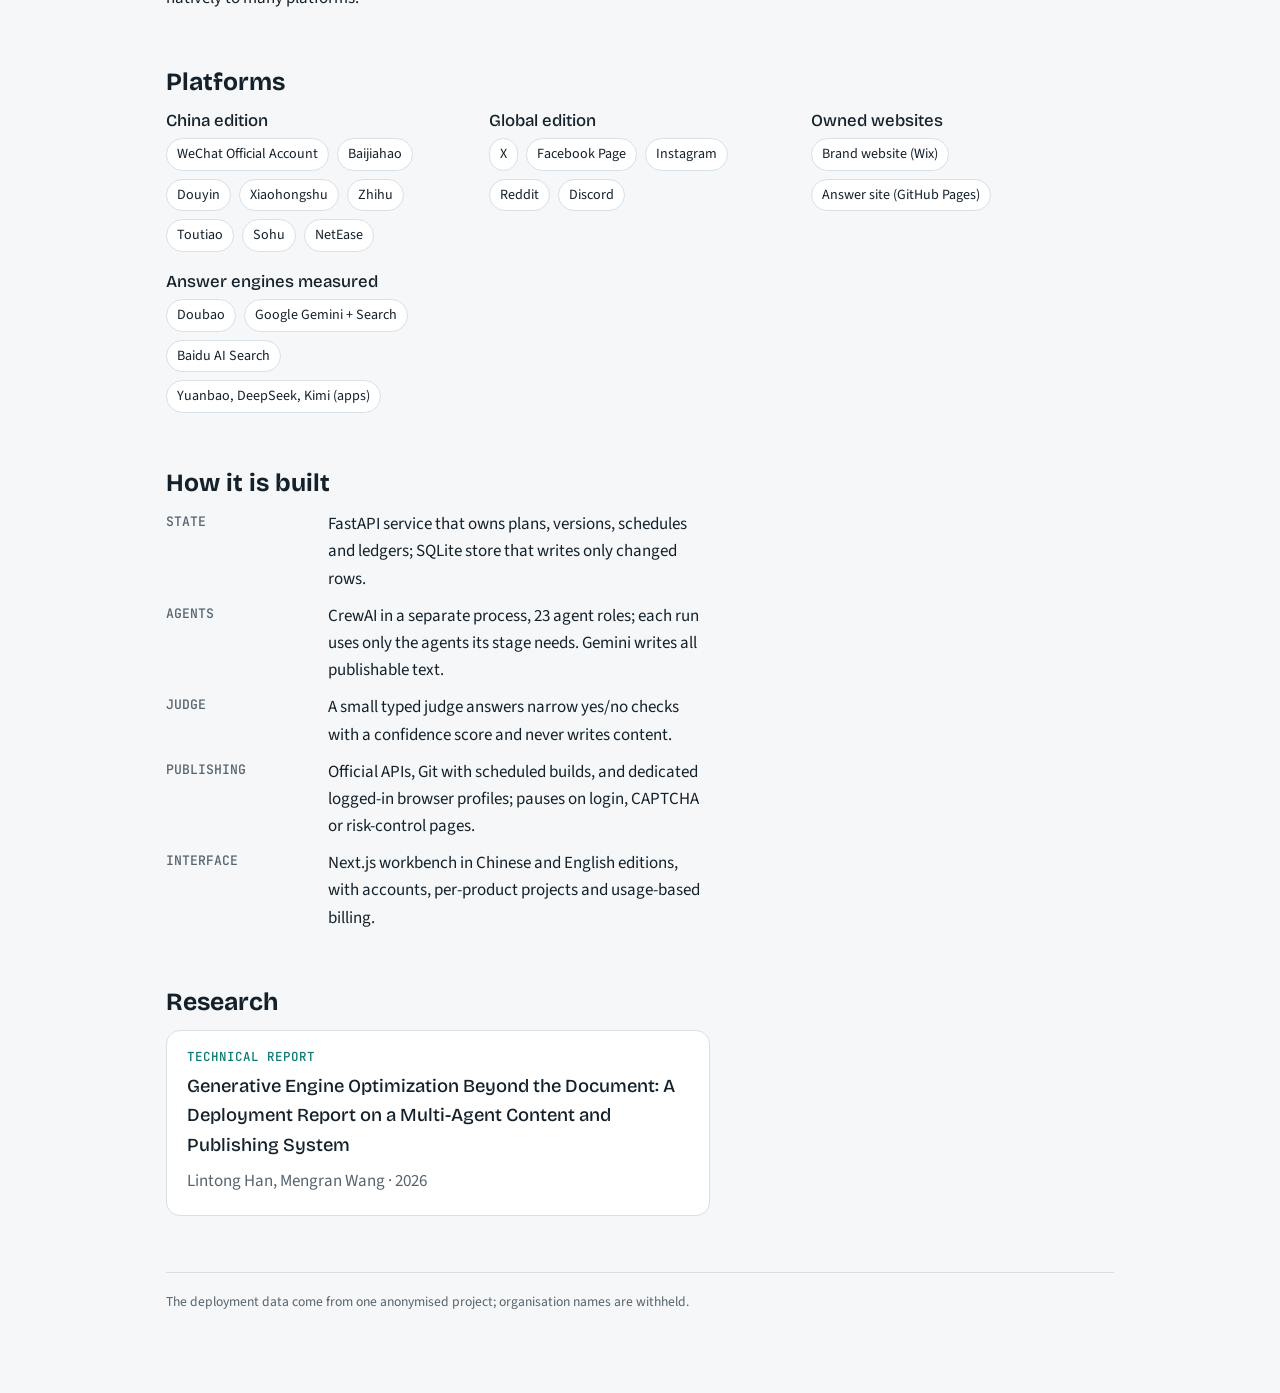
<file: projects/geo-loop/index.html>
<!doctype html>
<html lang="en">
<head>
<meta charset="utf-8">
<meta name="viewport" content="width=device-width, initial-scale=1, viewport-fit=cover">
<title>GEO-Loop · Lintong Han</title>
<meta name="description" content="GEO-Loop: a multi-agent system that plans, writes, checks and publishes content, then measures whether AI answer engines mention it.">
<link rel="icon" href="../../assets/img/favicon.svg" type="image/svg+xml">
<link rel="preconnect" href="https://fonts.googleapis.com">
<link rel="preconnect" href="https://fonts.gstatic.com" crossorigin>
<link rel="stylesheet" href="https://fonts.googleapis.com/css2?family=Bricolage+Grotesque:opsz,wght@12..96,500;12..96,700&family=Source+Sans+3:wght@400;600&family=JetBrains+Mono:wght@400;500&display=swap">
<style>
/* Layout: a single reading column (about 68ch) with one wide band for the loop diagram; data set in mono like a ledger. */
:root {
  --bg: #f5f7f8;
  --surface: #ffffff;
  --ink: #14212b;
  --muted: #56646f;
  --line: #d9e0e5;
  --accent: #0d7a73;
  --accent-soft: #dcefed;
  --warn: #b5651d;
  --warn-soft: #f6e7d8;
  --display: "Bricolage Grotesque", "PingFang SC", "Microsoft YaHei", system-ui, sans-serif;
  --body: "Source Sans 3", "PingFang SC", "Microsoft YaHei", system-ui, sans-serif;
  --mono: "JetBrains Mono", ui-monospace, "SFMono-Regular", Menlo, monospace;
}
@media (prefers-color-scheme: dark) {
  :root:not([data-theme="light"]) {
    --bg: #0f171d; --surface: #16222a; --ink: #e6edf1; --muted: #9aa9b3; --line: #2a3a45;
    --accent: #4cc2b8; --accent-soft: #163a3a; --warn: #e3a062; --warn-soft: #3a2a1c; color-scheme: dark;
  }
}
:root[data-theme="dark"] {
  --bg: #0f171d; --surface: #16222a; --ink: #e6edf1; --muted: #9aa9b3; --line: #2a3a45;
  --accent: #4cc2b8; --accent-soft: #163a3a; --warn: #e3a062; --warn-soft: #3a2a1c; color-scheme: dark;
}
* { box-sizing: border-box; }
body { background: var(--bg); color: var(--ink); font: 400 17px/1.6 var(--body); }
.wrap { max-width: 980px; margin: 0 auto; padding-block: 40px 72px;
  padding-left: max(16px, env(safe-area-inset-left, 0px)); padding-right: max(16px, env(safe-area-inset-right, 0px));
  display: grid; gap: 56px; }
.col { max-width: 68ch; }
h1, h2, h3 { font-family: var(--display); text-wrap: balance; margin: 0; line-height: 1.15; }
h1 { font-size: clamp(2.2rem, 5vw, 3.4rem); font-weight: 700; letter-spacing: -0.01em; }
h2 { font-size: 1.55rem; font-weight: 700; }
h3 { font-size: 1.05rem; font-weight: 500; }
p { margin: 0; }
.eyebrow { font: 500 0.78rem/1 var(--mono); letter-spacing: 0.08em; text-transform: uppercase; color: var(--accent); }
.muted { color: var(--muted); }
.stack { display: grid; gap: 14px; }
.topbar { display: flex; justify-content: space-between; align-items: center; gap: 12px; flex-wrap: wrap; }
.lang { display: inline-flex; border: 1px solid var(--line); border-radius: 999px; overflow: hidden; background: var(--surface); }
.lang button { font: 500 0.85rem var(--body); border: 0; background: transparent; color: var(--muted); padding: 6px 14px; cursor: pointer; }
.lang button[aria-pressed="true"] { background: var(--ink); color: var(--bg); }
button:focus-visible, [tabindex]:focus-visible { outline: 2px solid var(--accent); outline-offset: 2px; }
.hero { display: grid; gap: 18px; }
.lede { font-size: 1.2rem; max-width: 60ch; }
.meta { display: flex; flex-wrap: wrap; gap: 8px 20px; font: 400 0.9rem var(--mono); color: var(--muted); }
/* language switching */
:root[data-lang="en"] [lang="zh"], :root[data-lang="zh"] [lang="en"] { display: none !important; }
/* loop band */
.band { background: var(--surface); border: 1px solid var(--line); border-radius: 14px; padding: 24px; display: grid; grid-template-columns: minmax(0, 1.25fr) minmax(0, 1fr); gap: 24px; align-items: center; }
.band svg { width: 100%; height: auto; display: block; }
.node rect { fill: var(--bg); stroke: var(--line); stroke-width: 1.2; transition: fill .15s; }
.node text { fill: var(--ink); font: 500 13px var(--body); }
.node .num { fill: var(--muted); font: 400 10px var(--mono); }
.node { cursor: pointer; }
.node:hover rect { stroke: var(--accent); }
.node.on rect { fill: var(--accent-soft); stroke: var(--accent); stroke-width: 1.8; }
.node.ctrl rect { stroke-dasharray: 4 3; }
.track { fill: none; stroke: var(--line); stroke-width: 2; }
.chev { fill: none; stroke: var(--muted); stroke-width: 1.6; stroke-linecap: round; stroke-linejoin: round; }
.center { fill: var(--muted); font: 400 12px var(--mono); }
.detail { display: grid; gap: 10px; min-width: 0; }
.detail .step { font: 500 0.8rem var(--mono); color: var(--accent); }
.legend { font: 400 0.8rem var(--mono); color: var(--muted); }
/* numbers */
.figs { display: grid; grid-template-columns: repeat(auto-fit, minmax(190px, 1fr)); gap: 0; border-top: 1px solid var(--line); border-bottom: 1px solid var(--line); }
.fig { padding: 18px 16px 18px 0; display: grid; gap: 4px; align-content: start; }
.fig b { font: 500 1.9rem/1 var(--mono); font-variant-numeric: tabular-nums; }
.fig span { font-size: 0.92rem; color: var(--muted); }
.note { font-size: 0.88rem; color: var(--muted); }
.callout { border-left: 3px solid var(--warn); background: var(--warn-soft); padding: 14px 16px; border-radius: 0; }
/* chart */
.chart { display: grid; gap: 8px; }
.row { display: grid; grid-template-columns: 11rem minmax(0, 1fr) 3.4rem; gap: 12px; align-items: center; font-size: 0.92rem; }
.bar { height: 12px; background: var(--line); border-radius: 3px; overflow: hidden; }
.bar i { display: block; height: 100%; background: var(--accent); }
.row .v { font: 500 0.88rem var(--mono); font-variant-numeric: tabular-nums; text-align: right; }
.row .route { font: 400 0.75rem var(--mono); color: var(--muted); }
/* lists */
.chips { display: flex; flex-wrap: wrap; gap: 8px; }
.chip { font-size: 0.88rem; padding: 4px 10px; border: 1px solid var(--line); border-radius: 999px; background: var(--surface); }
.platforms { display: grid; grid-template-columns: repeat(auto-fit, minmax(240px, 1fr)); gap: 20px; }
.platforms h3 { margin-bottom: 8px; }
dl.stackdl { display: grid; grid-template-columns: 9rem minmax(0, 1fr); gap: 10px 18px; margin: 0; }
dl.stackdl dt { font: 500 0.82rem var(--mono); color: var(--muted); padding-top: 2px; }
dl.stackdl dd { margin: 0; }
.paper { border: 1px solid var(--line); background: var(--surface); border-radius: 14px; padding: 20px; display: grid; gap: 8px; }
.paper .t { font-family: var(--display); font-size: 1.15rem; font-weight: 500; }
footer { font-size: 0.85rem; color: var(--muted); border-top: 1px solid var(--line); padding-top: 18px; }
.shots { display: grid; grid-template-columns: minmax(0, 1fr); gap: 28px; }
.shot { margin: 0; display: grid; grid-template-columns: minmax(0, 1fr); gap: 10px; min-width: 0; }
.shot .frame { border: 1px solid var(--line); border-radius: 10px; overflow: hidden; background: var(--surface); }
.shot .bar3 { display: flex; gap: 6px; padding: 8px 12px; border-bottom: 1px solid var(--line); }
.shot .bar3 i { width: 9px; height: 9px; border-radius: 50%; background: var(--line); }
.shot img { display: block; width: 100%; height: auto; max-width: 100%; }
.shot figcaption { display: grid; gap: 2px; max-width: 72ch; }
.shot figcaption b { font-family: var(--display); font-weight: 500; font-size: 1rem; }
.shot figcaption span { color: var(--muted); font-size: 0.92rem; }
/* two editions */
.editions { display: grid; grid-template-columns: repeat(2, minmax(0, 1fr)); gap: 16px; }
.ed { background: var(--surface); border: 1px solid var(--line); border-radius: 14px; padding: 20px; display: grid; gap: 12px; align-content: start; }
.ed-head { display: flex; align-items: baseline; justify-content: space-between; gap: 10px; flex-wrap: wrap; }
.ed-head h3 { font-size: 1.25rem; font-weight: 700; }
.ed-tag { font: 500 0.72rem var(--mono); letter-spacing: .06em; text-transform: uppercase; color: var(--accent); background: var(--accent-soft); padding: 4px 8px; border-radius: 999px; }
.ed dl { display: grid; grid-template-columns: 6.5rem minmax(0, 1fr); gap: 8px 12px; margin: 0; font-size: 0.93rem; }
.ed dt { font: 500 0.76rem var(--mono); color: var(--muted); padding-top: 2px; text-transform: uppercase; letter-spacing: .04em; }
.ed dd { margin: 0; }
.shared { border: 1px dashed var(--line); border-radius: 14px; padding: 14px 18px; font-size: 0.93rem; color: var(--muted); }
.shared b { color: var(--ink); }
@media (max-width: 760px) {
  .editions { grid-template-columns: minmax(0, 1fr); }
  .band { grid-template-columns: minmax(0, 1fr); padding: 16px; }
  .row { grid-template-columns: 7.5rem minmax(0, 1fr) 3rem; }
  dl.stackdl { grid-template-columns: minmax(0, 1fr); gap: 2px 0; }
  dl.stackdl dd { margin-bottom: 10px; }
}
@media (prefers-reduced-motion: reduce) { * { transition: none !important; } }
</style>
</head>
<body>

<div class="wrap">
  <div class="topbar">
    <a class="eyebrow" href="../../#projects" style="text-decoration:none">← Lintong Han · Projects</a>
    <div class="lang" role="group" aria-label="Language">
      <button type="button" id="btn-en" data-set="en" aria-pressed="true">English</button>
      <button type="button" id="btn-zh" data-set="zh" aria-pressed="false">中文</button>
    </div>
  </div>

  <header class="hero">
    <h1>GEO-Loop</h1>
    <p class="lede" lang="en">A multi-agent system that plans, writes, checks, adapts and publishes content across Chinese and global platforms, then measures whether AI answer engines mention it, and feeds what it learns into the next plan.</p>
    <p class="lede" lang="zh">一个多智能体系统：规划、撰写、检查、按平台改写并发布内容，覆盖中国与海外平台；再检测 AI 答案引擎是否提到它，把结果用于下一轮计划。</p>
    <div class="meta">
      <span>Lintong Han · Mengran Wang</span>
      <span lang="en">Designed, built and operated by the authors</span>
      <span lang="zh">两位作者设计、开发并实际运行</span>
    </div>
  </header>

  <section class="col stack" aria-labelledby="why">
    <h2 id="why"><span lang="en">Why it exists</span><span lang="zh">为什么做这个</span></h2>
    <p lang="en">People now ask an answer engine such as Doubao or Google's Gemini which provider to choose, and the engine names a few organisations. Research on Generative Engine Optimization (GEO) mostly asks how to rewrite one page so that it gets cited. In daily use, a team also has to decide which questions to answer, write something worth citing, adapt it to many platforms, publish it, confirm it is actually online, and check later whether the engines mention it. GEO-Loop handles these steps as one loop and records each of them.</p>
    <p lang="zh">现在越来越多人直接问豆包、Google Gemini 这类 AI：“该选哪一家？”AI 会给出一个答案，点名几家机构。现有的生成式引擎优化（GEO）研究，大多只研究怎么改写一篇文章让 AI 引用。实际工作中还要决定回答哪些问题、写出值得引用的内容、适配多个平台、发布、确认真的上线，过一段时间再看 AI 有没有提到你。GEO-Loop 把这些步骤做成一个闭环，并把每一步都记录下来。</p>
  </section>

  <section class="stack" aria-labelledby="loop">
    <div class="col stack">
      <h2 id="loop"><span lang="en">The loop</span><span lang="zh">工作闭环</span></h2>
      <p class="muted" lang="en">Select a stage to see what the system does there.</p>
      <p class="muted" lang="zh">点击任一环节，查看系统在这一步做什么。</p>
    </div>
    <div class="band">
      <svg viewBox="0 0 600 420" role="group" aria-label="Eight-stage loop">
        <ellipse class="track" cx="300" cy="210" rx="230" ry="150"/>
        <g class="chevs">
          <path class="chev" d="M-5,-5 L3,0 L-5,5" transform="translate(388 71.4) rotate(15.1)"/>
          <path class="chev" d="M-5,-5 L3,0 L-5,5" transform="translate(512.5 152.6) rotate(57.6)"/>
          <path class="chev" d="M-5,-5 L3,0 L-5,5" transform="translate(512.5 267.4) rotate(122.4)"/>
          <path class="chev" d="M-5,-5 L3,0 L-5,5" transform="translate(388 348.6) rotate(164.9)"/>
          <path class="chev" d="M-5,-5 L3,0 L-5,5" transform="translate(212 348.6) rotate(-164.9)"/>
          <path class="chev" d="M-5,-5 L3,0 L-5,5" transform="translate(87.5 267.4) rotate(-122.4)"/>
          <path class="chev" d="M-5,-5 L3,0 L-5,5" transform="translate(87.5 152.6) rotate(-57.6)"/>
          <path class="chev" d="M-5,-5 L3,0 L-5,5" transform="translate(212 71.4) rotate(-15.1)"/>
        </g>
        <text class="center" x="300" y="204" text-anchor="middle" lang="en">each wave</text>
        <text class="center" x="300" y="222" text-anchor="middle" lang="en">informs the next</text>
        <text class="center" x="300" y="214" text-anchor="middle" lang="zh">每一轮结果进入下一轮</text>
        <g id="nodes"></g>
      </svg>
      <div class="detail" aria-live="polite">
        <span class="step" id="d-step"></span>
        <h3 id="d-title"></h3>
        <p id="d-text"></p>
        <p class="legend"><span lang="en">Dashed outline: release controls (gate, verification).</span><span lang="zh">虚线框：放行把关环节（发布门槛、核验）。</span></p>
      </div>
    </div>
  </section>

  <section class="stack" aria-labelledby="editions">
    <div class="col stack">
      <h2 id="editions"><span lang="en">Two editions, one codebase</span><span lang="zh">国内版和海外版，同一套代码</span></h2>
      <p class="muted" lang="en">The same loop faces two different ecosystems of answer engines and platforms. Most GEO research looks only at English engines.</p>
      <p class="muted" lang="zh">同一个闭环，面对两套不同的 AI 答案引擎和平台生态。现有 GEO 研究几乎只看英文引擎。</p>
    </div>
    <div class="editions">
      <div class="ed">
        <div class="ed-head"><h3><span lang="en">China edition</span><span lang="zh">国内版</span></h3><span class="ed-tag">中文 · UTC+8</span></div>
        <dl>
          <dt lang="en">Platforms</dt><dt lang="zh">平台</dt><dd>WeChat Official Account, Xiaohongshu, Douyin, Baijiahao, Zhihu, Toutiao, Sohu, NetEase</dd>
          <dt lang="en">Engines</dt><dt lang="zh">检测引擎</dt><dd lang="en">Doubao, Baidu AI Search, Yuanbao, DeepSeek, Kimi</dd><dd lang="zh">豆包、百度 AI 搜索、元宝、DeepSeek、Kimi</dd>
          <dt lang="en">Content</dt><dt lang="zh">内容链路</dt><dd lang="en">Chinese master draft → native draft for each platform</dd><dd lang="zh">中文母稿 → 各平台原生稿</dd>
          <dt lang="en">Publishing</dt><dt lang="zh">发布方式</dt><dd lang="en">Official APIs where they exist; dedicated logged-in browsers for the rest, pausing on login, CAPTCHA, or risk-control pages</dd><dd lang="zh">有官方 API 的用 API，其余用每个平台独立登录的专用浏览器；遇到登录、验证码或风控页面就暂停</dd>
        </dl>
      </div>
      <div class="ed">
        <div class="ed-head"><h3><span lang="en">Global edition</span><span lang="zh">海外版</span></h3><span class="ed-tag">English · US Eastern</span></div>
        <dl>
          <dt lang="en">Platforms</dt><dt lang="zh">平台</dt><dd>X, Facebook Page, Instagram, Reddit, Discord</dd>
          <dt lang="en">Engines</dt><dt lang="zh">检测引擎</dt><dd lang="en">Google Gemini with Search</dd><dd lang="zh">Google Gemini（联网搜索）</dd>
          <dt lang="en">Content</dt><dt lang="zh">内容链路</dt><dd lang="en">Chinese master draft → one English translation, reused while the master is unchanged → native English draft for each platform</dd><dd lang="zh">中文母稿 → 翻译一次英文母稿（母稿不变就复用）→ 各平台英文原生稿</dd>
          <dt lang="en">Publishing</dt><dt lang="zh">发布方式</dt><dd lang="en">Official APIs only, with users authorizing through OAuth, so no platform passwords are stored. This is the form a multi-user cloud service can run.</dd><dd lang="zh">全部走官方 API，用户通过 OAuth 自己授权，不保管平台密码。这是能做成多用户云服务的形态。</dd>
        </dl>
      </div>
    </div>
    <p class="shared" lang="en"><b>Shared:</b> the eight-stage loop, the GEO gate, the append-only publishing ledger, owned websites (brand site and answer site), and a Chinese or English workbench interface. The deployment figures below come from the China edition.</p>
    <p class="shared" lang="zh"><b>两版共用：</b>八步闭环、GEO 发布门槛、只增不删的发布记录、自有网站（官网和问答站），以及中文或英文工作台界面。下面的真实运行数据来自国内版。</p>
  </section>

  <section class="stack" aria-labelledby="screens">
    <div class="col stack">
      <h2 id="screens"><span lang="en">Inside the workbench</span><span lang="zh">工作台截图</span></h2>
      <p class="muted" lang="en">Screens from the Chinese edition, captured on a sandboxed copy of the deployment data with organisation names replaced (“示例品牌” is the company, “竞品” are competitors).</p>
      <p class="muted" lang="zh">以下为中文版界面，截自运行数据的沙箱副本；机构名称已替换（“示例品牌”为本公司，“竞品”为竞争对手）。</p>
    </div>
    <div class="shots">
      <figure class="shot">
        <div class="frame"><div class="bar3" aria-hidden="true"><i></i><i></i><i></i></div><img src="img/visibility.jpg" alt="AI visibility page: mention rate, recommendation rate, share of voice, own-site citations and a brand-versus-competitor table" loading="lazy" width="1800" height="1125"></div>
        <figcaption><b lang="en">Measure: AI visibility</b><b lang="zh">测量：AI 可见度</b>
          <span lang="en">One snapshot of 12 questions sent to Gemini with Google Search: mention and recommendation rate, share of voice, citations of the company's own site, change since the last run, and the competitors the answers named.</span>
          <span lang="zh">一次检测快照：12 个问题发给 Gemini（Google 搜索）。显示提及率、推荐率、声量占比、引用官网次数、与上次相比的变化，以及回答里出现的竞品。</span></figcaption>
      </figure>
      <figure class="shot">
        <div class="frame"><div class="bar3" aria-hidden="true"><i></i><i></i><i></i></div><img src="img/automation.jpg" alt="Autopilot page: pipeline from draft to optimisation, platform versions, locking and scheduling, with a progress board" loading="lazy" width="1800" height="631"></div>
        <figcaption><b lang="en">Run: autopilot</b><b lang="zh">运行：全自动托管</b>
          <span lang="en">The autopilot works through the plan one step at a time (draft, optimise, platform versions, lock, schedule) within a daily budget, and holds only the channel that is stuck.</span>
          <span lang="zh">托管按计划一步一步推进：写母稿、优化、生成各平台稿、锁定、排期，有每日预算上限；某个渠道卡住时只停这个渠道。</span></figcaption>
      </figure>
      <figure class="shot">
        <div class="frame"><div class="bar3" aria-hidden="true"><i></i><i></i><i></i></div><img src="img/records.jpg" alt="Publishing records page: manual-intervention rate by channel, outcome counts and the ledger of 413 records" loading="lazy" width="1800" height="1125"></div>
        <figcaption><b lang="en">Verify: publishing ledger</b><b lang="zh">核验：发布记录</b>
          <span lang="en">Every attempt on a real platform is kept, including failures: published, scheduled on the platform, needs manual work, failed. The panel at the top shows how often each main channel still needed a person.</span>
          <span lang="zh">每一次在真实平台上的发布尝试都保留，包括失败：已发布、平台已定时、需要人工处理、失败。顶部显示各主力渠道还需要人工介入的比例。</span></figcaption>
      </figure>
    </div>
  </section>

  <section class="stack" aria-labelledby="deploy">
    <div class="col stack">
      <h2 id="deploy"><span lang="en">From a real deployment</span><span lang="zh">真实运行数据</span></h2>
      <p class="muted" lang="en">China edition: one project, 19 days, autopilot with review before publication. Figures are counted from the system's own ledgers.</p>
      <p class="muted" lang="zh">国内版：一个项目，运行 19 天，托管模式加发布前审核。数字来自系统自己的运行记录。</p>
    </div>
    <div class="figs">
      <div class="fig"><b>164</b><span lang="en">content pieces on 10 channels</span><span lang="zh">篇内容，覆盖 10 个渠道</span></div>
      <div class="fig"><b>1,019</b><span lang="en">model calls, about US$7 in total</span><span lang="zh">次模型调用，总计约 7 美元</span></div>
      <div class="fig"><b>~3¢</b><span lang="en">generation cost per content piece</span><span lang="zh">每篇内容的生成成本（美分）</span></div>
      <div class="fig"><b>1,946</b><span lang="en">automated tests, all passing</span><span lang="zh">个自动化测试，全部通过</span></div>
    </div>

    <div class="col stack">
      <h3><span lang="en">Share of pieces confirmed live, by channel</span><span lang="zh">各渠道确认上线的比例</span></h3>
      <div class="chart" role="list">
        <div class="row" role="listitem"><span>Brand website <span class="route">API</span></span><span class="bar"><i style="width:87%"></i></span><span class="v">27/31</span></div>
        <div class="row" role="listitem"><span>Baijiahao <span class="route">browser</span></span><span class="bar"><i style="width:69%"></i></span><span class="v">20/29</span></div>
        <div class="row" role="listitem"><span>Xiaohongshu <span class="route">browser</span></span><span class="bar"><i style="width:31%"></i></span><span class="v">9/29</span></div>
        <div class="row" role="listitem"><span>Douyin <span class="route">browser</span></span><span class="bar"><i style="width:29%"></i></span><span class="v">7/24</span></div>
        <div class="row" role="listitem"><span>Answer site <span class="route">Git</span></span><span class="bar"><i style="width:23%"></i></span><span class="v">7/30</span></div>
      </div>
      <p class="note" lang="en">The answer site was low because its scheduled build workflow was missing at first; the system now installs it.</p>
      <p class="note" lang="zh">问答站比例低，是因为一开始缺少定时构建流程；系统现在会自动安装。</p>
    </div>

    <div class="col stack">
      <h3><span lang="en">What we learned</span><span lang="zh">几点发现</span></h3>
      <div class="callout" lang="en"><b>Submitted is not published.</b> When the system looked submitted posts up on the platforms later, 54 of 90 checks did not find them visible. That is why a post counts as published only on platform evidence.</div>
      <div class="callout" lang="zh"><b>提交了不等于发出去了。</b>事后到平台上逐条核对，90 次核对里有 54 次没有找到帖子或帖子不可见。所以系统只在看到平台证据后，才把一篇内容记为“已发布”。</div>
      <p lang="en">Drafts most often lacked dates on time-sensitive facts (78% of reviews) and sources for numbers and policies (64%). Instead of asking the writer to “add sources”, the system runs one grounded search per topic and keeps only sources the search actually returned.</p>
      <p lang="zh">草稿最常缺的是时效信息的日期（78% 的检查）和数字、政策的出处（64%）。系统不会让写手“补个来源”，而是每个选题做一次联网检索，只保留检索真正返回的来源。</p>
      <p lang="en">For “which provider should I choose” questions, the 51 pages Doubao cited included no public-authority page; most were recommendation listicles on portals and open publishing platforms. This is one reason the system publishes natively to many platforms.</p>
      <p lang="zh">对“该选哪一家”这类问题，豆包引用的 51 个网页里没有一个来自政府等公共机构，大多是门户网站和开放平台上的推荐榜单文章。这也是系统要在多个平台上原生发布的原因之一。</p>
    </div>
  </section>

  <section class="stack" aria-labelledby="platforms">
    <h2 id="platforms"><span lang="en">Platforms</span><span lang="zh">支持的平台</span></h2>
    <div class="platforms">
      <div><h3><span lang="en">China edition</span><span lang="zh">国内版</span></h3>
        <div class="chips"><span class="chip">WeChat Official Account</span><span class="chip">Baijiahao</span><span class="chip">Douyin</span><span class="chip">Xiaohongshu</span><span class="chip">Zhihu</span><span class="chip">Toutiao</span><span class="chip">Sohu</span><span class="chip">NetEase</span></div></div>
      <div><h3><span lang="en">Global edition</span><span lang="zh">海外版</span></h3>
        <div class="chips"><span class="chip">X</span><span class="chip">Facebook Page</span><span class="chip">Instagram</span><span class="chip">Reddit</span><span class="chip">Discord</span></div></div>
      <div><h3><span lang="en">Owned websites</span><span lang="zh">自有网站</span></h3>
        <div class="chips"><span class="chip">Brand website (Wix)</span><span class="chip">Answer site (GitHub Pages)</span></div></div>
      <div><h3><span lang="en">Answer engines measured</span><span lang="zh">检测的 AI 引擎</span></h3>
        <div class="chips"><span class="chip">Doubao</span><span class="chip">Google Gemini + Search</span><span class="chip">Baidu AI Search</span><span class="chip">Yuanbao, DeepSeek, Kimi (apps)</span></div></div>
    </div>
  </section>

  <section class="col stack" aria-labelledby="built">
    <h2 id="built"><span lang="en">How it is built</span><span lang="zh">技术实现</span></h2>
    <dl class="stackdl">
      <dt>STATE</dt><dd lang="en">FastAPI service that owns plans, versions, schedules and ledgers; SQLite store that writes only changed rows.</dd><dd lang="zh">FastAPI 服务统一管理计划、版本、排期和记录；SQLite 存储只写入发生变化的行。</dd>
      <dt>AGENTS</dt><dd lang="en">CrewAI in a separate process, 23 agent roles; each run uses only the agents its stage needs. Gemini writes all publishable text.</dd><dd lang="zh">CrewAI 在独立进程中运行，共 23 个智能体角色，每次只调用当前阶段需要的几个；所有可发布文字由 Gemini 生成。</dd>
      <dt>JUDGE</dt><dd lang="en">A small typed judge answers narrow yes/no checks with a confidence score and never writes content.</dd><dd lang="zh">一个小型判定模型只回答“是/否”类检查并给出置信度，从不写内容。</dd>
      <dt>PUBLISHING</dt><dd lang="en">Official APIs, Git with scheduled builds, and dedicated logged-in browser profiles; pauses on login, CAPTCHA or risk-control pages.</dd><dd lang="zh">官方 API、Git 定时构建、每个平台独立登录的专用浏览器；遇到登录、验证码或风控页面就暂停。</dd>
      <dt>INTERFACE</dt><dd lang="en">Next.js workbench in Chinese and English editions, with accounts, per-product projects and usage-based billing.</dd><dd lang="zh">Next.js 工作台，分中文版和英文版，支持账号、按产品建项目和按量计费。</dd>
    </dl>
  </section>

  <section class="col stack" aria-labelledby="paper">
    <h2 id="paper"><span lang="en">Research</span><span lang="zh">研究成果</span></h2>
    <div class="paper">
      <span class="eyebrow" lang="en">Technical report</span>
      <span class="eyebrow" lang="zh">技术报告</span>
      <span class="t">Generative Engine Optimization Beyond the Document: A Deployment Report on a Multi-Agent Content and Publishing System</span>
      <span class="muted">Lintong Han, Mengran Wang · 2026</span>
    </div>
  </section>

  <footer>
    <span lang="en">The deployment data come from one anonymised project; organisation names are withheld.</span>
    <span lang="zh">运行数据来自一个匿名项目，不公开具体机构名称。</span>
  </footer>
</div>

<script>
const STAGES = [
  { en: ["Measure", "Ask answer engines the questions customers ask: Doubao, Google Gemini with Search, Baidu AI Search and consumer apps. Record mentions, recommendations, rank, share of voice and every cited page as a dated snapshot."],
    zh: ["测量", "用客户真正会问的问题去问 AI：豆包、Google Gemini（联网搜索）、百度 AI 搜索以及多个 App。记录是否提到、是否推荐、排第几、声量占比和每一个被引用的网页，按日期保存快照。"] },
  { en: ["Find gaps", "Questions where the brand is missing go straight into the next plan's research, with no extra model call, and into reference answers that a person approves before they go online."],
    zh: ["找缺口", "AI 没提到的问题会直接进入下一轮计划的研究材料（不额外调用模型），同时生成标准答案，由人工审核后再发布。"] },
  { en: ["Plan", "A topic library with repeat detection. One topic becomes one article for one primary channel. Four planning agents set strategy, question map and publishing order."],
    zh: ["计划", "选题库自动查重；一个选题对应一篇文章和一个首选渠道。四个计划智能体负责策略、问题地图和发布顺序。"] },
  { en: ["Draft", "One source-of-truth draft per topic, written from product facts and screened evidence: the answer comes first, facts carry dates and sources, and promotion stays short."],
    zh: ["写母稿", "每个选题只写一篇母稿，作为唯一事实来源；依据产品资料和筛选过的证据。先给答案，事实带日期和出处，推广内容尽量少。"] },
  { en: ["Gate", "Before any revision, the draft is checked against six GEO criteria and four rules. A draft that passes is kept as is; only failed items go back for revision; a draft that still fails goes to a person.", true],
    zh: ["发布门槛", "先检查、再修改：用六项 GEO 标准和四条规则检查母稿。通过就保持原稿；不通过只把未通过的项目发回修改；改两轮仍不过就交给人工。", true] },
  { en: ["Adapt", "A strategist and writer pair for each platform changes structure, title and tone, never facts. English channels get one translation per topic, reused while the draft is unchanged."],
    zh: ["多平台改写", "每个平台有一对策略和写作智能体，只改结构、标题和语气，不改事实。英文渠道每个选题只翻译一次，母稿不变就复用。"] },
  { en: ["Publish", "Official APIs, Git with scheduled builds, or a dedicated logged-in browser per platform. Posting times are spread inside each platform's window."],
    zh: ["发布", "通过官方 API、Git 定时构建，或每个平台独立登录的专用浏览器发布；发布时间在各平台的时段内随机分布。"] },
  { en: ["Verify", "A post counts as published only when the platform shows it. Every attempt, including failures, goes into an append-only ledger, and later list checks catch posts that never appeared.", true],
    zh: ["核验", "只有平台上真的能看到，才记为“已发布”。每一次尝试（包括失败）都写入只增不删的记录表，之后再到平台列表核对，找出没有真正出现的帖子。", true] },
];
const POS = [[300,60],[463,104],[530,210],[463,316],[300,360],[137,316],[70,210],[137,104]];
const NS = "http://www.w3.org/2000/svg";
const root = document.documentElement;
let lang = "en", current = 0;
try { const saved = localStorage.getItem("geo-loop-lang"); if (saved === "zh" || saved === "en") lang = saved; } catch (e) {}

const group = document.getElementById("nodes");
STAGES.forEach((s, i) => {
  const g = document.createElementNS(NS, "g");
  g.setAttribute("class", "node" + (s.en[2] ? " ctrl" : ""));
  g.setAttribute("tabindex", "0");
  g.setAttribute("role", "button");
  const [x, y] = POS[i];
  const r = document.createElementNS(NS, "rect");
  r.setAttribute("x", x - 62); r.setAttribute("y", y - 23); r.setAttribute("width", 124); r.setAttribute("height", 46); r.setAttribute("rx", 8);
  const n = document.createElementNS(NS, "text");
  n.setAttribute("class", "num"); n.setAttribute("x", x); n.setAttribute("y", y - 6); n.setAttribute("text-anchor", "middle");
  n.textContent = String(i + 1).padStart(2, "0");
  const t = document.createElementNS(NS, "text");
  t.setAttribute("x", x); t.setAttribute("y", y + 12); t.setAttribute("text-anchor", "middle");
  g.append(r, n, t);
  g.addEventListener("click", () => select(i));
  g.addEventListener("keydown", e => { if (e.key === "Enter" || e.key === " ") { e.preventDefault(); select(i); } });
  group.appendChild(g);
});

function render() {
  root.setAttribute("data-lang", lang);
  document.getElementById("btn-en").setAttribute("aria-pressed", String(lang === "en"));
  document.getElementById("btn-zh").setAttribute("aria-pressed", String(lang === "zh"));
  [...group.children].forEach((g, i) => {
    g.classList.toggle("on", i === current);
    g.querySelector("text:not(.num)").textContent = STAGES[i][lang][0];
    g.setAttribute("aria-label", STAGES[i][lang][0]);
    g.setAttribute("aria-pressed", String(i === current));
  });
  const s = STAGES[current][lang];
  document.getElementById("d-step").textContent = (lang === "en" ? "Stage " : "第 ") + (current + 1) + (lang === "en" ? " of 8" : " 步，共 8 步");
  document.getElementById("d-title").textContent = s[0];
  document.getElementById("d-text").textContent = s[1];
}
function select(i) { current = i; render(); }
document.querySelectorAll(".lang button").forEach(b => b.addEventListener("click", () => {
  lang = b.dataset.set;
  try { localStorage.setItem("geo-loop-lang", lang); } catch (e) {}
  render();
}));
render();
</script>
</body>
</html>
</file>
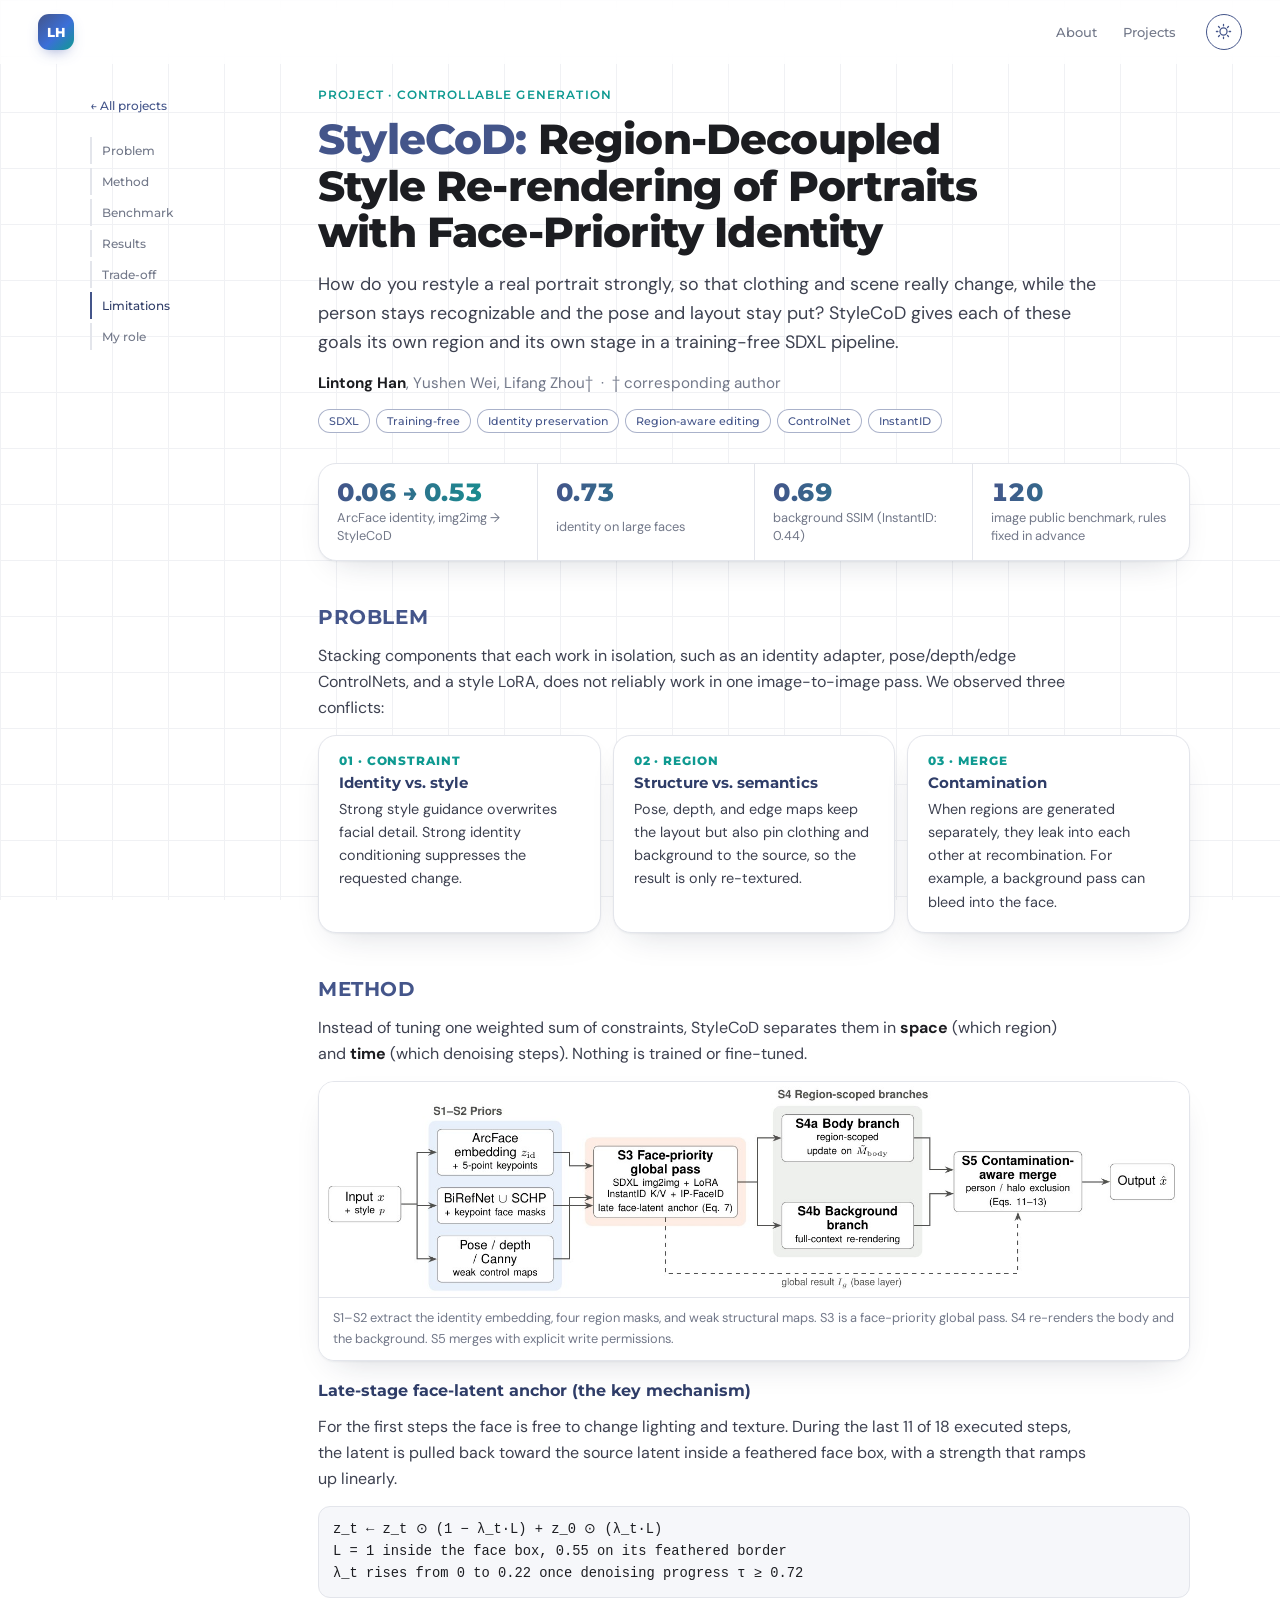
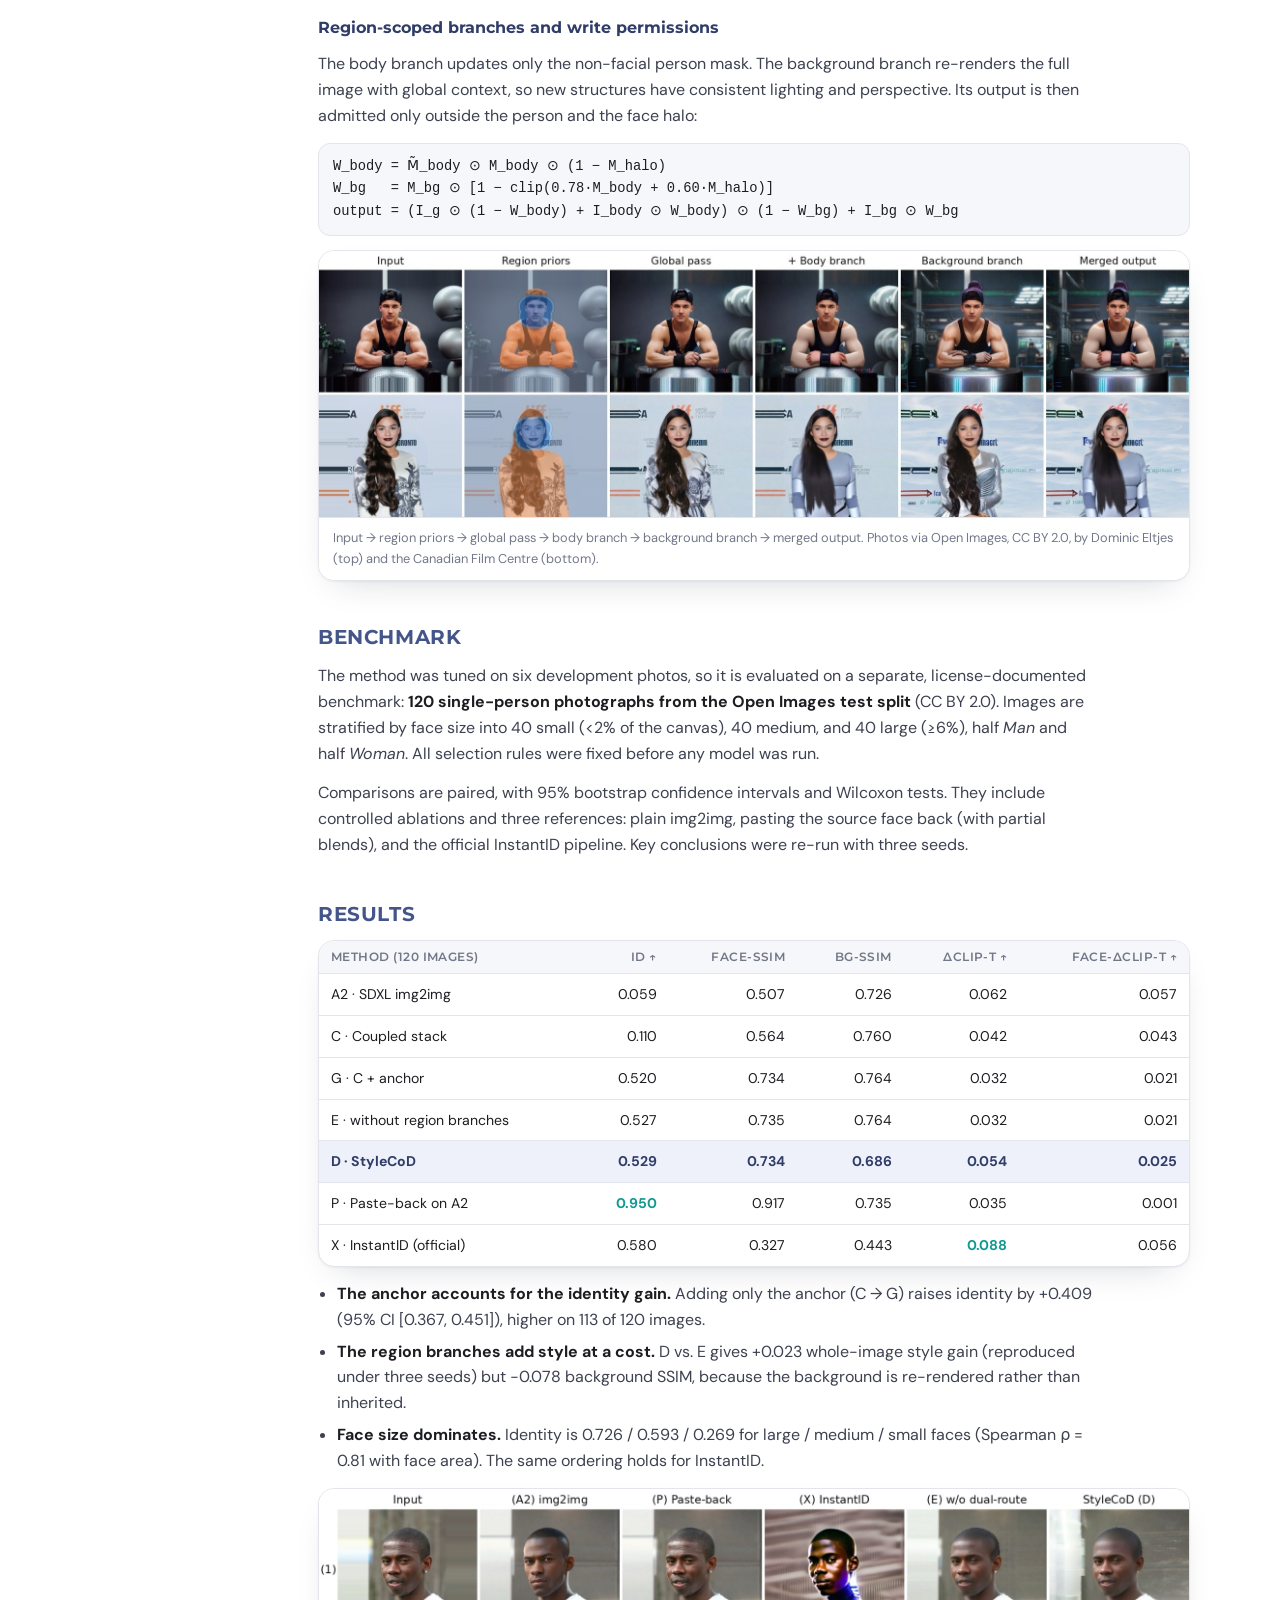
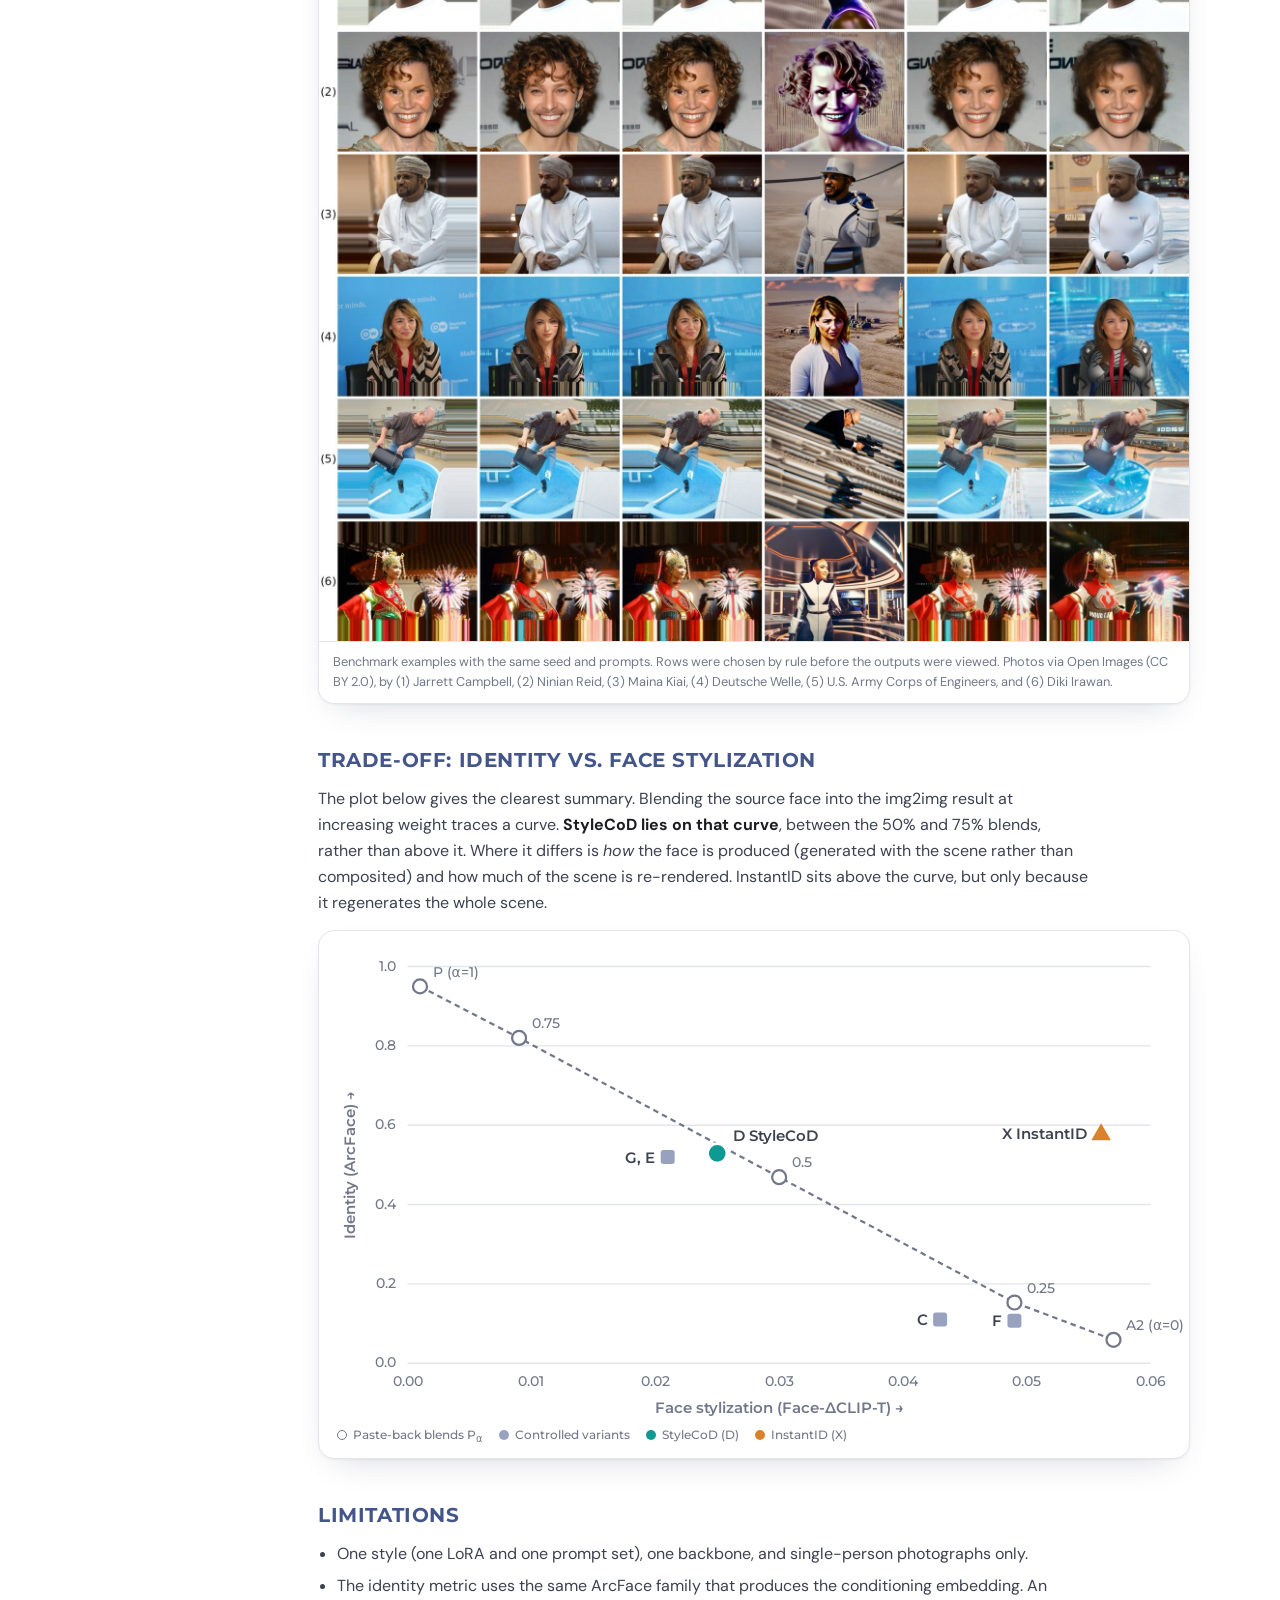
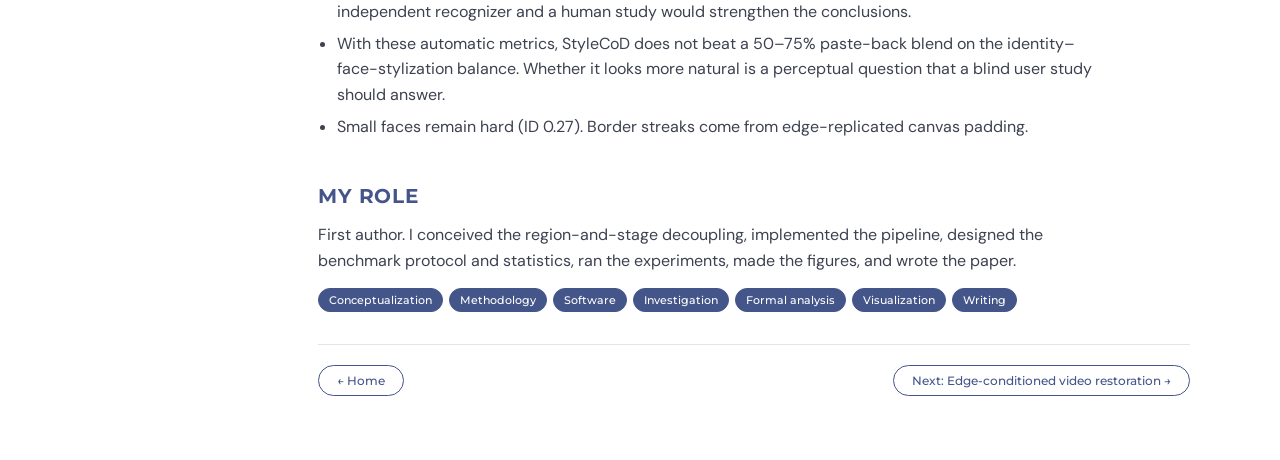
<file: projects/stylecod/index.html>
<!doctype html>
<html lang="en">
<head>
<meta charset="utf-8">
<meta name="viewport" content="width=device-width, initial-scale=1, viewport-fit=cover">
<title>StyleCoD · Lintong Han</title>
<meta name="description" content="StyleCoD: training-free, region-decoupled style re-rendering of portraits with face-priority identity preservation.">
<link rel="icon" href="../../assets/img/favicon.svg" type="image/svg+xml">
<link rel="preconnect" href="https://fonts.googleapis.com">
<link rel="preconnect" href="https://fonts.gstatic.com" crossorigin>
<link rel="stylesheet" href="https://fonts.googleapis.com/css2?family=Montserrat:wght@500;600;700;800&family=DM+Sans:opsz,wght@9..40,400;9..40,500;9..40,700&display=swap">
<link rel="stylesheet" href="../../assets/css/page.css">
<script>try{const t=localStorage.getItem('lh-theme');if(t)document.documentElement.dataset.theme=t;}catch(e){}</script>
</head>
<body>
<header class="topbar">
  <a class="logo" href="../../" aria-label="Lintong Han, home"><span>LH</span></a>
  <nav aria-label="Site"><a href="../../#about">About</a><a href="../../#projects">Projects</a></nav>
  <button class="theme" id="theme" type="button" aria-label="Toggle dark mode"><svg viewBox="0 0 24 24" width="17" height="17" aria-hidden="true"><path class="sun" d="M12 4V2m0 20v-2m8-8h2M2 12h2m13.66-5.66 1.41-1.41M4.93 19.07l1.41-1.41m0-11.32L4.93 4.93m14.14 14.14-1.41-1.41M12 7a5 5 0 1 0 0 10 5 5 0 0 0 0-10Z" fill="none" stroke="currentColor" stroke-width="1.8" stroke-linecap="round"/><path class="moon" d="M20 14.5A8 8 0 0 1 9.5 4a8 8 0 1 0 10.5 10.5Z" fill="none" stroke="currentColor" stroke-width="1.8" stroke-linejoin="round"/></svg></button>
</header>

<div class="page">
  <nav class="toc" aria-label="On this page">
    <a class="back" href="../../#projects">← All projects</a>
    <a href="#problem">Problem</a>
    <a href="#method">Method</a>
    <a href="#benchmark">Benchmark</a>
    <a href="#results">Results</a>
    <a href="#tradeoff">Trade-off</a>
    <a href="#limits">Limitations</a>
    <a href="#role">My role</a>
  </nav>

  <article class="article">
    <header class="head">
      <p class="kick">Project · Controllable generation</p>
      <h1><span class="key">StyleCoD:</span> Region-Decoupled Style Re-rendering of Portraits with Face-Priority Identity</h1>
      <p class="lead">How do you restyle a real portrait strongly, so that clothing and scene really change, while the person stays recognizable and the pose and layout stay put? StyleCoD gives each of these goals its own region and its own stage in a training-free SDXL pipeline.</p>
      <p class="byline"><b>Lintong Han</b>, Yushen Wei, Lifang Zhou† &nbsp;·&nbsp; † corresponding author</p>
      <div class="tags"><span class="tag">SDXL</span><span class="tag">Training-free</span><span class="tag">Identity preservation</span><span class="tag">Region-aware editing</span><span class="tag">ControlNet</span><span class="tag">InstantID</span></div>
    </header>

    <div class="stats" role="list">
      <div role="listitem"><b>0.06 → 0.53</b><span>ArcFace identity, img2img → StyleCoD</span></div>
      <div role="listitem"><b>0.73</b><span>identity on large faces</span></div>
      <div role="listitem"><b>0.69</b><span>background SSIM (InstantID: 0.44)</span></div>
      <div role="listitem"><b>120</b><span>image public benchmark, rules fixed in advance</span></div>
    </div>

    <section class="sec" id="problem">
      <h2>Problem</h2>
      <p>Stacking components that each work in isolation, such as an identity adapter, pose/depth/edge ControlNets, and a style LoRA, does not reliably work in one image-to-image pass. We observed three conflicts:</p>
      <div class="three">
        <div class="card"><span class="num">01 · CONSTRAINT</span><b>Identity vs. style</b><p>Strong style guidance overwrites facial detail. Strong identity conditioning suppresses the requested change.</p></div>
        <div class="card"><span class="num">02 · REGION</span><b>Structure vs. semantics</b><p>Pose, depth, and edge maps keep the layout but also pin clothing and background to the source, so the result is only re-textured.</p></div>
        <div class="card"><span class="num">03 · MERGE</span><b>Contamination</b><p>When regions are generated separately, they leak into each other at recombination. For example, a background pass can bleed into the face.</p></div>
      </div>
    </section>

    <section class="sec" id="method">
      <h2>Method</h2>
      <p>Instead of tuning one weighted sum of constraints, StyleCoD separates them in <b>space</b> (which region) and <b>time</b> (which denoising steps). Nothing is trained or fine-tuned.</p>
      <figure class="fig"><img src="../../assets/img/stylecod-pipeline.jpg" alt="Pipeline: priors, face-priority global pass, body and background branches, contamination-aware merge" width="1615" height="400"><figcaption>S1–S2 extract the identity embedding, four region masks, and weak structural maps. S3 is a face-priority global pass. S4 re-renders the body and the background. S5 merges with explicit write permissions.</figcaption></figure>
      <h3>Late-stage face-latent anchor (the key mechanism)</h3>
      <p>For the first steps the face is free to change lighting and texture. During the last 11 of 18 executed steps, the latent is pulled back toward the source latent inside a feathered face box, with a strength that ramps up linearly.</p>
      <div class="eq">z_t ← z_t ⊙ (1 − λ_t·L) + z_0 ⊙ (λ_t·L)
L = 1 inside the face box, 0.55 on its feathered border
λ_t rises from 0 to 0.22 once denoising progress τ ≥ 0.72</div>
      <h3>Region-scoped branches and write permissions</h3>
      <p>The body branch updates only the non-facial person mask. The background branch re-renders the full image with global context, so new structures have consistent lighting and perspective. Its output is then admitted only outside the person and the face halo:</p>
      <div class="eq">W_body = M̃_body ⊙ M_body ⊙ (1 − M_halo)
W_bg   = M_bg ⊙ [1 − clip(0.78·M_body + 0.60·M_halo)]
output = (I_g ⊙ (1 − W_body) + I_body ⊙ W_body) ⊙ (1 − W_bg) + I_bg ⊙ W_bg</div>
      <figure class="fig"><img src="../../assets/img/stylecod-stages.jpg" alt="Intermediate outputs for two benchmark images" width="1800" height="551"><figcaption>Input → region priors → global pass → body branch → background branch → merged output. Photos via Open Images, CC BY 2.0, by Dominic Eltjes (top) and the Canadian Film Centre (bottom).</figcaption></figure>
    </section>

    <section class="sec" id="benchmark">
      <h2>Benchmark</h2>
      <p>The method was tuned on six development photos, so it is evaluated on a separate, license-documented benchmark: <b>120 single-person photographs from the Open Images test split</b> (CC BY 2.0). Images are stratified by face size into 40 small (&lt;2% of the canvas), 40 medium, and 40 large (≥6%), half <i>Man</i> and half <i>Woman</i>. All selection rules were fixed before any model was run.</p>
      <p>Comparisons are paired, with 95% bootstrap confidence intervals and Wilcoxon tests. They include controlled ablations and three references: plain img2img, pasting the source face back (with partial blends), and the official InstantID pipeline. Key conclusions were re-run with three seeds.</p>
    </section>

    <section class="sec" id="results">
      <h2>Results</h2>
      <div class="tbl-wrap">
        <table class="tbl">
          <thead><tr><th>Method (120 images)</th><th>ID ↑</th><th>Face-SSIM</th><th>BG-SSIM</th><th>ΔCLIP-T ↑</th><th>Face-ΔCLIP-T ↑</th></tr></thead>
          <tbody>
            <tr><td>A2 · SDXL img2img</td><td>0.059</td><td>0.507</td><td>0.726</td><td>0.062</td><td>0.057</td></tr>
            <tr><td>C · Coupled stack</td><td>0.110</td><td>0.564</td><td>0.760</td><td>0.042</td><td>0.043</td></tr>
            <tr><td>G · C + anchor</td><td>0.520</td><td>0.734</td><td>0.764</td><td>0.032</td><td>0.021</td></tr>
            <tr><td>E · without region branches</td><td>0.527</td><td>0.735</td><td>0.764</td><td>0.032</td><td>0.021</td></tr>
            <tr class="ours"><td>D · StyleCoD</td><td>0.529</td><td>0.734</td><td>0.686</td><td>0.054</td><td>0.025</td></tr>
            <tr><td>P · Paste-back on A2</td><td class="best">0.950</td><td>0.917</td><td>0.735</td><td>0.035</td><td>0.001</td></tr>
            <tr><td>X · InstantID (official)</td><td>0.580</td><td>0.327</td><td>0.443</td><td class="best">0.088</td><td>0.056</td></tr>
          </tbody>
        </table>
      </div>
      <ul>
        <li><b>The anchor accounts for the identity gain.</b> Adding only the anchor (C → G) raises identity by +0.409 (95% CI [0.367, 0.451]), higher on 113 of 120 images.</li>
        <li><b>The region branches add style at a cost.</b> D vs. E gives +0.023 whole-image style gain (reproduced under three seeds) but −0.078 background SSIM, because the background is re-rendered rather than inherited.</li>
        <li><b>Face size dominates.</b> Identity is 0.726 / 0.593 / 0.269 for large / medium / small faces (Spearman ρ = 0.81 with face area). The same ordering holds for InstantID.</li>
      </ul>
      <figure class="fig"><img src="media/qual.jpg" alt="Six benchmark rows comparing input, img2img, paste-back, InstantID, without dual-route, and StyleCoD" width="1800" height="1555" loading="lazy"><figcaption>Benchmark examples with the same seed and prompts. Rows were chosen by rule before the outputs were viewed. Photos via Open Images (CC BY 2.0), by (1) Jarrett Campbell, (2) Ninian Reid, (3) Maina Kiai, (4) Deutsche Welle, (5) U.S. Army Corps of Engineers, and (6) Diki Irawan.</figcaption></figure>
    </section>

    <section class="sec" id="tradeoff">
      <h2>Trade-off: identity vs. face stylization</h2>
      <p>The plot below gives the clearest summary. Blending the source face into the img2img result at increasing weight traces a curve. <b>StyleCoD lies on that curve</b>, between the 50% and 75% blends, rather than above it. Where it differs is <i>how</i> the face is produced (generated with the scene rather than composited) and how much of the scene is re-rendered. InstantID sits above the curve, but only because it regenerates the whole scene.</p>
      <div class="chart">
        <svg id="tchart" viewBox="0 0 600 340" role="img" aria-label="Scatter plot of identity similarity versus face stylization"></svg>
        <div class="legend"><span><i style="border:1.6px solid var(--muted);background:var(--surface)"></i>Paste-back blends P<sub>α</sub></span><span><i style="background:var(--navy);opacity:.55"></i>Controlled variants</span><span><i style="background:var(--teal)"></i>StyleCoD (D)</span><span><i style="background:#d9822b"></i>InstantID (X)</span></div>
      </div>
    </section>

    <section class="sec" id="limits">
      <h2>Limitations</h2>
      <ul>
        <li>One style (one LoRA and one prompt set), one backbone, and single-person photographs only.</li>
        <li>The identity metric uses the same ArcFace family that produces the conditioning embedding. An independent recognizer and a human study would strengthen the conclusions.</li>
        <li>With these automatic metrics, StyleCoD does not beat a 50–75% paste-back blend on the identity–face-stylization balance. Whether it looks more natural is a perceptual question that a blind user study should answer.</li>
        <li>Small faces remain hard (ID 0.27). Border streaks come from edge-replicated canvas padding.</li>
      </ul>
    </section>

    <section class="sec" id="role">
      <h2>My role</h2>
      <p>First author. I conceived the region-and-stage decoupling, implemented the pipeline, designed the benchmark protocol and statistics, ran the experiments, made the figures, and wrote the paper.</p>
      <div class="role"><span class="tag strong">Conceptualization</span><span class="tag strong">Methodology</span><span class="tag strong">Software</span><span class="tag strong">Investigation</span><span class="tag strong">Formal analysis</span><span class="tag strong">Visualization</span><span class="tag strong">Writing</span></div>
    </section>

    <div class="next">
      <a class="pill" href="../../">← Home</a>
      <a class="pill" href="../video-restoration/">Next: Edge-conditioned video restoration →</a>
    </div>
  </article>
</div>

<script>
(() => {
  const svg = document.getElementById('tchart'); if (!svg) return;
  const NS = 'http://www.w3.org/2000/svg';
  const L = 52, R = 584, T = 14, B = 298, X1 = 0.06;
  const x = v => L + v / X1 * (R - L), y = v => B - v * (B - T);
  const el = (n, a, txt) => { const e = document.createElementNS(NS, n); for (const k in a) e.setAttribute(k, a[k]); if (txt != null) e.textContent = txt; svg.appendChild(e); return e; };
  for (let i = 0; i <= 5; i++) { const v = i / 5; el('line', { x1: L, x2: R, y1: y(v), y2: y(v), class: 'ax' }); el('text', { x: L - 8, y: y(v) + 3, 'text-anchor': 'end', class: 'tick' }, v.toFixed(1)); }
  for (let i = 0; i <= 6; i++) { const v = i / 100; el('text', { x: x(v), y: B + 16, 'text-anchor': 'middle', class: 'tick' }, v.toFixed(2)); }
  el('text', { x: (L + R) / 2, y: B + 36, 'text-anchor': 'middle', class: 'axt' }, 'Face stylization (Face-ΔCLIP-T) →');
  el('text', { x: 14, y: (T + B) / 2, 'text-anchor': 'middle', class: 'axt', transform: `rotate(-90 14 ${(T + B) / 2})` }, 'Identity (ArcFace) →');
  const P = [[0.001, 0.950, 'P (α=1)'], [0.009, 0.820, '0.75'], [0.030, 0.469, '0.5'], [0.049, 0.153, '0.25'], [0.057, 0.059, 'A2 (α=0)']];
  el('path', { d: 'M' + P.map(p => x(p[0]) + ',' + y(p[1])).join(' L'), class: 'curve' });
  P.forEach(p => { el('circle', { cx: x(p[0]), cy: y(p[1]), r: 5, class: 'ptP' }); el('text', { x: x(p[0]) + 9, y: y(p[1]) - 7, class: 'tick' }, p[2]); });
  [[0.043, 0.110, 'C'], [0.049, 0.107, 'F'], [0.021, 0.520, 'G, E']].forEach(p => { el('rect', { x: x(p[0]) - 5, y: y(p[1]) - 5, width: 10, height: 10, rx: 2, class: 'ptC' }); el('text', { x: x(p[0]) - 9, y: y(p[1]) + 4, 'text-anchor': 'end', class: 'lbl' }, p[2]); });
  el('path', { d: `M${x(0.056)},${y(0.580) - 7} l7,12 h-14 z`, class: 'ptX' }); el('text', { x: x(0.056) - 10, y: y(0.58) + 4, 'text-anchor': 'end', class: 'lbl' }, 'X InstantID');
  el('circle', { cx: x(0.025), cy: y(0.529), r: 7, class: 'ptD' }); el('text', { x: x(0.025) + 11, y: y(0.529) - 9, class: 'lbl' }, 'D StyleCoD');
})();
</script>
<script src="../../assets/js/page.js" defer></script>
</body>
</html>
</file>
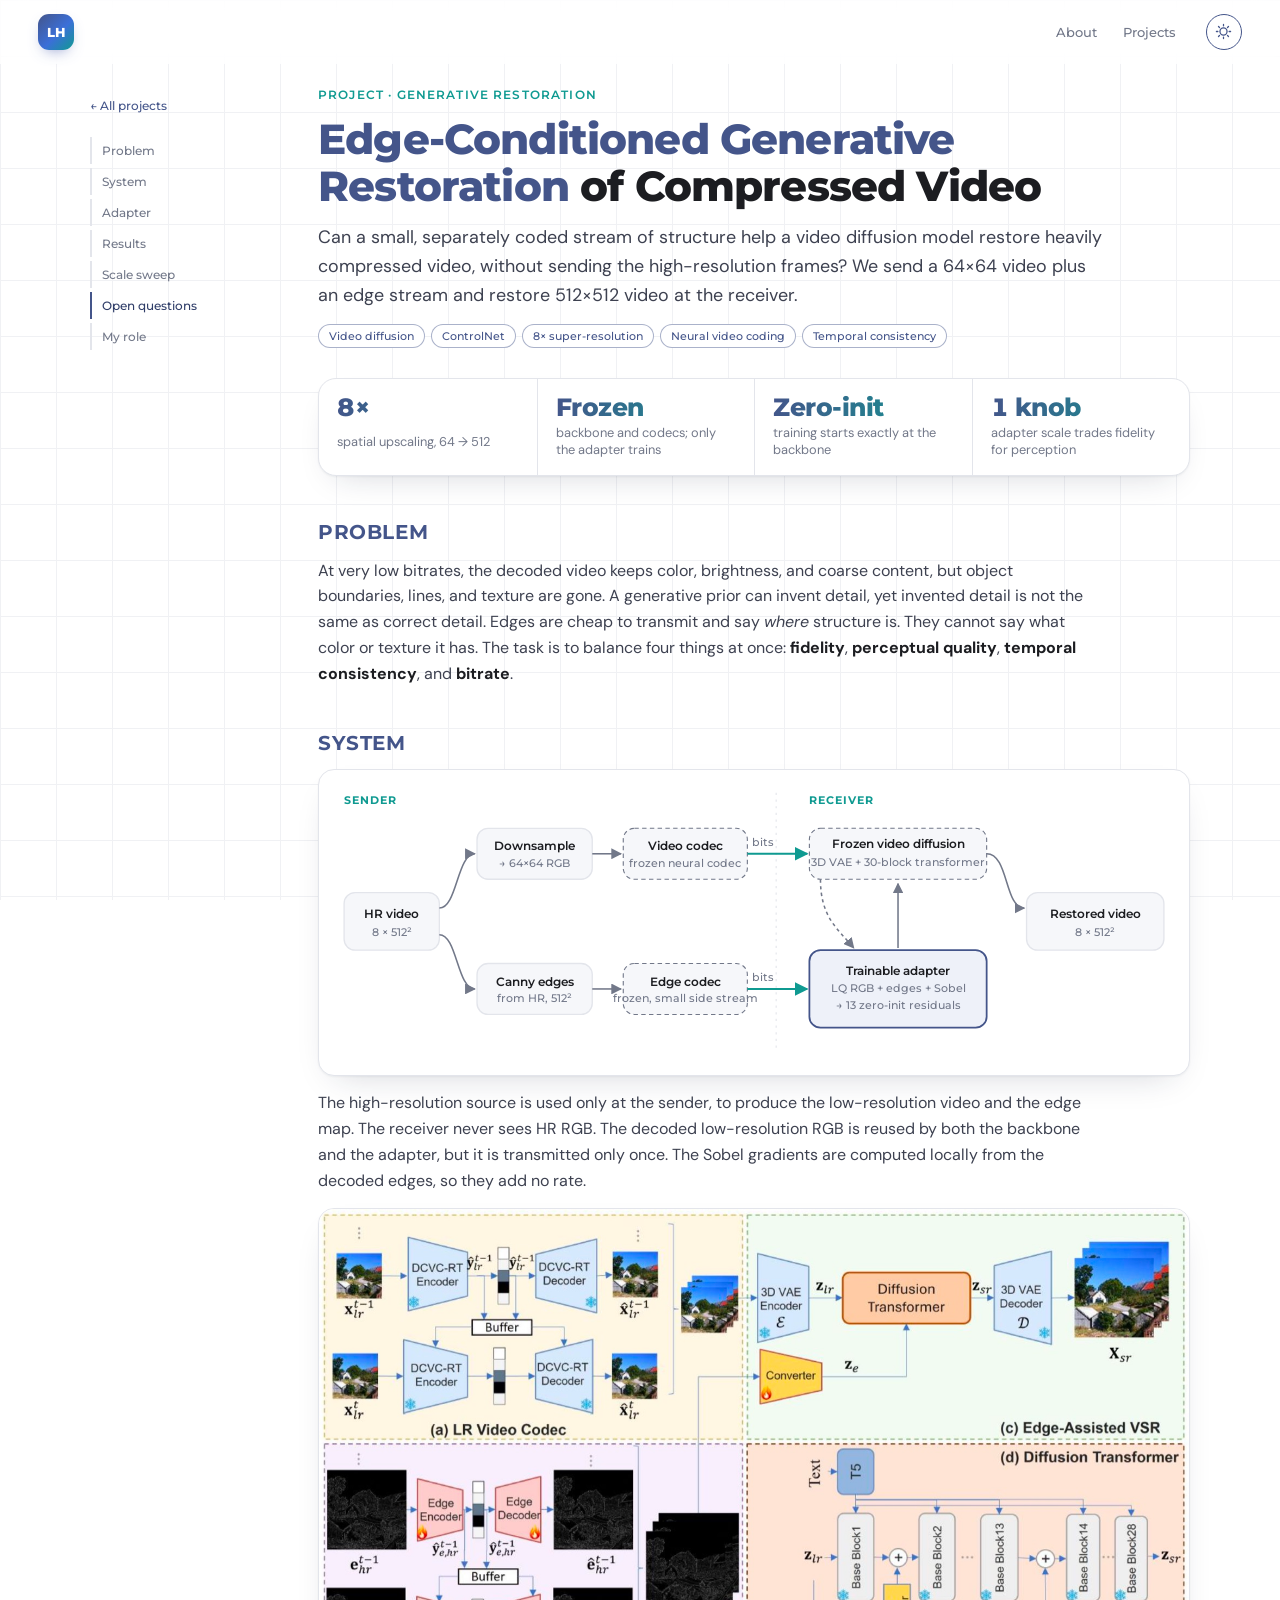
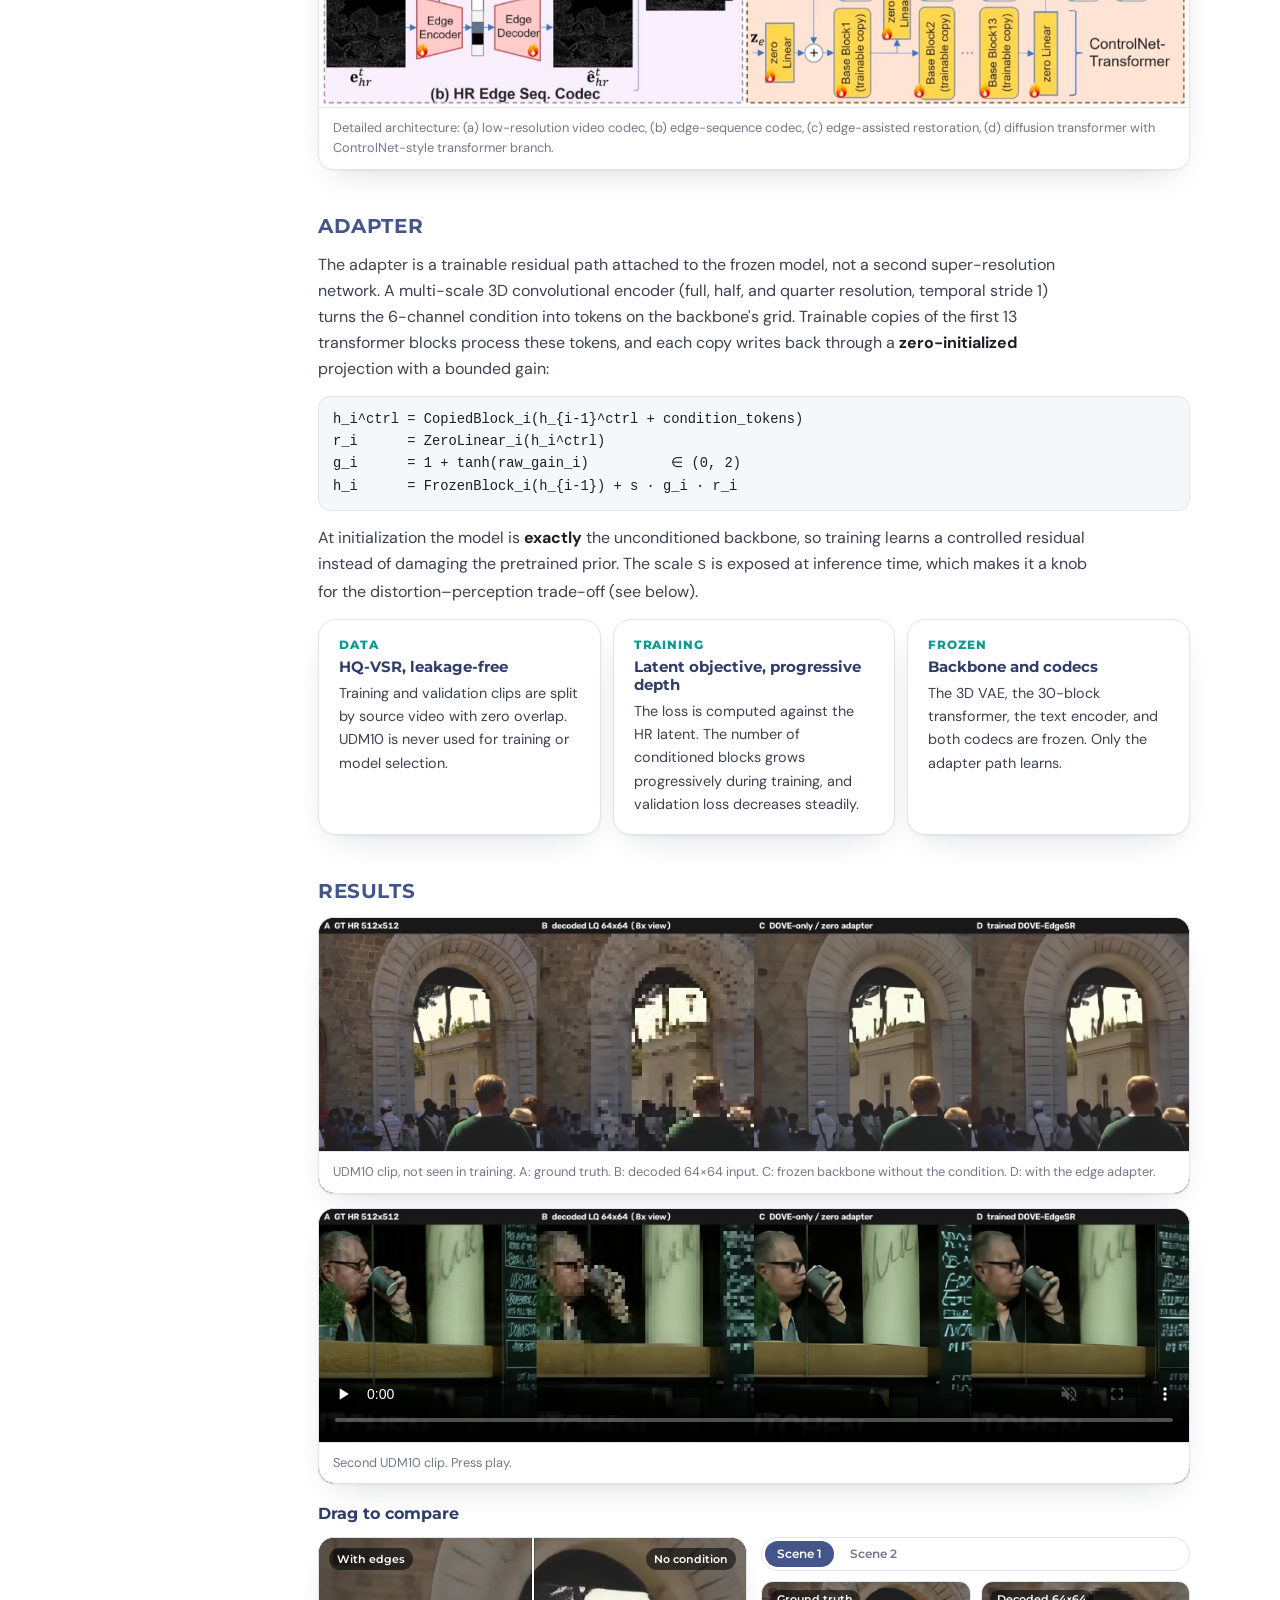
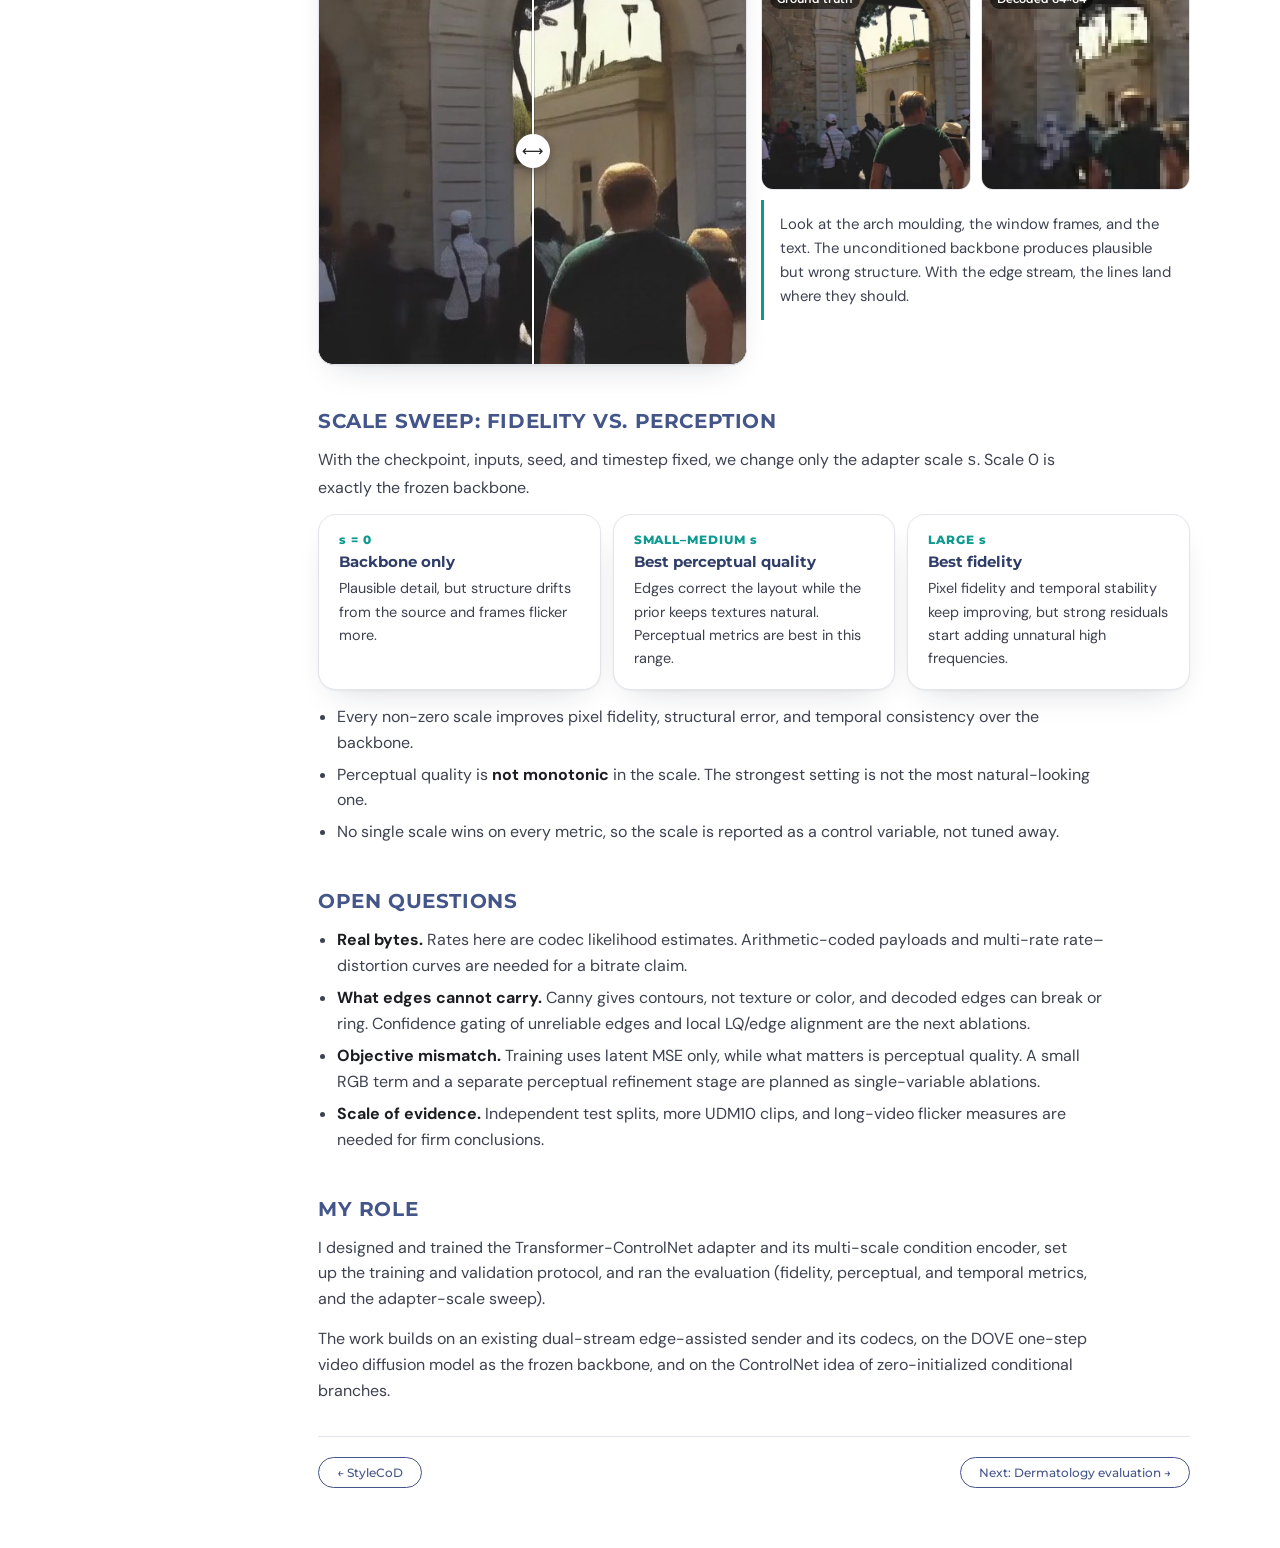
<file: projects/video-restoration/index.html>
<!doctype html>
<html lang="en">
<head>
<meta charset="utf-8">
<meta name="viewport" content="width=device-width, initial-scale=1, viewport-fit=cover">
<title>Edge-Conditioned Video Restoration · Lintong Han</title>
<meta name="description" content="Edge-conditioned generative restoration of compressed video: a ControlNet-style adapter on a frozen video diffusion transformer.">
<link rel="icon" href="../../assets/img/favicon.svg" type="image/svg+xml">
<link rel="preconnect" href="https://fonts.googleapis.com">
<link rel="preconnect" href="https://fonts.gstatic.com" crossorigin>
<link rel="stylesheet" href="https://fonts.googleapis.com/css2?family=Montserrat:wght@500;600;700;800&family=DM+Sans:opsz,wght@9..40,400;9..40,500;9..40,700&display=swap">
<link rel="stylesheet" href="../../assets/css/page.css">
<style>
  .flow { background: var(--surface); border: .5px solid var(--line); border-radius: 16px; padding: 14px; box-shadow: var(--shadow); }
  .flow svg { width: 100%; height: auto; display: block; }
  .flow .box { fill: var(--surface-2); stroke: var(--line); stroke-width: 1.2; }
  .flow .frz { fill: var(--surface-2); stroke: var(--muted); stroke-dasharray: 4 3; }
  .flow .trn { fill: var(--navy-soft); stroke: var(--navy); stroke-width: 1.6; }
  .flow .bit { fill: none; stroke: var(--teal); stroke-width: 1.6; }
  .flow text { font: 600 11px var(--head); fill: var(--ink); }
  .flow .s { font: 500 9.5px var(--head); fill: var(--muted); }
  .flow .lane { font: 700 10px var(--head); fill: var(--teal); letter-spacing: .08em; }
  .flow .ar { stroke: var(--muted); stroke-width: 1.4; fill: none; marker-end: url(#ah); }
  .flow .arT { stroke: var(--teal); stroke-width: 1.8; fill: none; marker-end: url(#ahT); }
  .flow .div { stroke: var(--line); stroke-width: 1; stroke-dasharray: 2 4; }
</style>
<script>try{const t=localStorage.getItem('lh-theme');if(t)document.documentElement.dataset.theme=t;}catch(e){}</script>
</head>
<body>
<header class="topbar">
  <a class="logo" href="../../" aria-label="Lintong Han, home"><span>LH</span></a>
  <nav aria-label="Site"><a href="../../#about">About</a><a href="../../#projects">Projects</a></nav>
  <button class="theme" id="theme" type="button" aria-label="Toggle dark mode"><svg viewBox="0 0 24 24" width="17" height="17" aria-hidden="true"><path class="sun" d="M12 4V2m0 20v-2m8-8h2M2 12h2m13.66-5.66 1.41-1.41M4.93 19.07l1.41-1.41m0-11.32L4.93 4.93m14.14 14.14-1.41-1.41M12 7a5 5 0 1 0 0 10 5 5 0 0 0 0-10Z" fill="none" stroke="currentColor" stroke-width="1.8" stroke-linecap="round"/><path class="moon" d="M20 14.5A8 8 0 0 1 9.5 4a8 8 0 1 0 10.5 10.5Z" fill="none" stroke="currentColor" stroke-width="1.8" stroke-linejoin="round"/></svg></button>
</header>

<div class="page">
  <nav class="toc" aria-label="On this page">
    <a class="back" href="../../#projects">← All projects</a>
    <a href="#problem">Problem</a>
    <a href="#system">System</a>
    <a href="#adapter">Adapter</a>
    <a href="#results">Results</a>
    <a href="#scale">Scale sweep</a>
    <a href="#open">Open questions</a>
    <a href="#role">My role</a>
  </nav>

  <article class="article">
    <header class="head">
      <p class="kick">Project · Generative restoration</p>
      <h1><span class="key">Edge-Conditioned Generative Restoration</span> of Compressed Video</h1>
      <p class="lead">Can a small, separately coded stream of structure help a video diffusion model restore heavily compressed video, without sending the high-resolution frames? We send a 64×64 video plus an edge stream and restore 512×512 video at the receiver.</p>
      <div class="tags"><span class="tag">Video diffusion</span><span class="tag">ControlNet</span><span class="tag">8× super-resolution</span><span class="tag">Neural video coding</span><span class="tag">Temporal consistency</span></div>
    </header>

    <div class="stats" role="list">
      <div role="listitem"><b>8×</b><span>spatial upscaling, 64 → 512</span></div>
      <div role="listitem"><b>Frozen</b><span>backbone and codecs; only the adapter trains</span></div>
      <div role="listitem"><b>Zero-init</b><span>training starts exactly at the backbone</span></div>
      <div role="listitem"><b>1 knob</b><span>adapter scale trades fidelity for perception</span></div>
    </div>

    <section class="sec" id="problem">
      <h2>Problem</h2>
      <p>At very low bitrates, the decoded video keeps color, brightness, and coarse content, but object boundaries, lines, and texture are gone. A generative prior can invent detail, yet invented detail is not the same as correct detail. Edges are cheap to transmit and say <i>where</i> structure is. They cannot say what color or texture it has. The task is to balance four things at once: <b>fidelity</b>, <b>perceptual quality</b>, <b>temporal consistency</b>, and <b>bitrate</b>.</p>
    </section>

    <section class="sec" id="system">
      <h2>System</h2>
      <div class="flow">
        <svg viewBox="0 0 760 250" role="img" aria-label="Sender sends a compressed low-resolution video and a compressed edge stream; receiver uses a frozen video diffusion model with a trainable adapter">
          <defs>
            <marker id="ah" viewBox="0 0 10 10" refX="9" refY="5" markerWidth="7" markerHeight="7" orient="auto-start-reverse"><path d="M0 0L10 5L0 10z" fill="var(--muted)"/></marker>
            <marker id="ahT" viewBox="0 0 10 10" refX="9" refY="5" markerWidth="7" markerHeight="7" orient="auto-start-reverse"><path d="M0 0L10 5L0 10z" fill="var(--teal)"/></marker>
          </defs>
          <text class="lane" x="10" y="18">SENDER</text>
          <text class="lane" x="430" y="18">RECEIVER</text>
          <line class="div" x1="400" y1="8" x2="400" y2="242"/>
          <rect class="box" x="10" y="98" width="86" height="52" rx="10"/><text x="53" y="121" text-anchor="middle">HR video</text><text class="s" x="53" y="137" text-anchor="middle">8 × 512²</text>
          <rect class="box" x="130" y="40" width="104" height="46" rx="10"/><text x="182" y="60" text-anchor="middle">Downsample</text><text class="s" x="182" y="75" text-anchor="middle">→ 64×64 RGB</text>
          <rect class="box" x="130" y="162" width="104" height="46" rx="10"/><text x="182" y="182" text-anchor="middle">Canny edges</text><text class="s" x="182" y="197" text-anchor="middle">from HR, 512²</text>
          <rect class="frz" x="262" y="40" width="112" height="46" rx="10"/><text x="318" y="60" text-anchor="middle">Video codec</text><text class="s" x="318" y="75" text-anchor="middle">frozen neural codec</text>
          <rect class="frz" x="262" y="162" width="112" height="46" rx="10"/><text x="318" y="182" text-anchor="middle">Edge codec</text><text class="s" x="318" y="197" text-anchor="middle">frozen, small side stream</text>
          <path class="ar" d="M96 112 C112 112 112 63 128 63"/><path class="ar" d="M96 136 C112 136 112 185 128 185"/>
          <path class="ar" d="M234 63 H260"/><path class="ar" d="M234 185 H260"/>
          <path class="arT" d="M374 63 H428"/><path class="arT" d="M374 185 H428"/>
          <text class="s" x="388" y="56" text-anchor="middle">bits</text><text class="s" x="388" y="178" text-anchor="middle">bits</text>
          <rect class="frz" x="430" y="40" width="160" height="46" rx="10"/><text x="510" y="58" text-anchor="middle">Frozen video diffusion</text><text class="s" x="510" y="74" text-anchor="middle">3D VAE + 30-block transformer</text>
          <rect class="trn" x="430" y="150" width="160" height="70" rx="10"/><text x="510" y="172" text-anchor="middle">Trainable adapter</text><text class="s" x="510" y="188" text-anchor="middle">LQ RGB + edges + Sobel</text><text class="s" x="510" y="203" text-anchor="middle">→ 13 zero-init residuals</text>
          <path class="ar" d="M510 148 V90"/>
          <path class="ar" d="M440 86 C440 120 455 130 470 148" style="stroke-dasharray:3 3"/>
          <rect class="box" x="626" y="98" width="124" height="52" rx="10"/><text x="688" y="121" text-anchor="middle">Restored video</text><text class="s" x="688" y="137" text-anchor="middle">8 × 512²</text>
          <path class="ar" d="M590 63 C610 63 606 112 624 112"/>
        </svg>
      </div>
      <p>The high-resolution source is used only at the sender, to produce the low-resolution video and the edge map. The receiver never sees HR RGB. The decoded low-resolution RGB is reused by both the backbone and the adapter, but it is transmitted only once. The Sobel gradients are computed locally from the decoded edges, so they add no rate.</p>
      <figure class="fig"><img src="../../assets/img/dove-arch.jpg" alt="Detailed architecture: LR video codec, HR edge sequence codec, edge-assisted VSR with diffusion transformer and ControlNet-transformer" width="1600" height="916" loading="lazy"><figcaption>Detailed architecture: (a) low-resolution video codec, (b) edge-sequence codec, (c) edge-assisted restoration, (d) diffusion transformer with ControlNet-style transformer branch.</figcaption></figure>
    </section>

    <section class="sec" id="adapter">
      <h2>Adapter</h2>
      <p>The adapter is a trainable residual path attached to the frozen model, not a second super-resolution network. A multi-scale 3D convolutional encoder (full, half, and quarter resolution, temporal stride 1) turns the 6-channel condition into tokens on the backbone's grid. Trainable copies of the first 13 transformer blocks process these tokens, and each copy writes back through a <b>zero-initialized</b> projection with a bounded gain:</p>
      <div class="eq">h_i^ctrl = CopiedBlock_i(h_{i-1}^ctrl + condition_tokens)
r_i      = ZeroLinear_i(h_i^ctrl)
g_i      = 1 + tanh(raw_gain_i)          ∈ (0, 2)
h_i      = FrozenBlock_i(h_{i-1}) + s · g_i · r_i</div>
      <p>At initialization the model is <b>exactly</b> the unconditioned backbone, so training learns a controlled residual instead of damaging the pretrained prior. The scale <code>s</code> is exposed at inference time, which makes it a knob for the distortion–perception trade-off (see below).</p>
      <div class="three">
        <div class="card"><span class="num">DATA</span><b>HQ-VSR, leakage-free</b><p>Training and validation clips are split by source video with zero overlap. UDM10 is never used for training or model selection.</p></div>
        <div class="card"><span class="num">TRAINING</span><b>Latent objective, progressive depth</b><p>The loss is computed against the HR latent. The number of conditioned blocks grows progressively during training, and validation loss decreases steadily.</p></div>
        <div class="card"><span class="num">FROZEN</span><b>Backbone and codecs</b><p>The 3D VAE, the 30-block transformer, the text encoder, and both codecs are frozen. Only the adapter path learns.</p></div>
      </div>
    </section>

    <section class="sec" id="results">
      <h2>Results</h2>
      <figure class="fig dark"><video src="media/udm101.mp4" poster="media/poster1.jpg" autoplay muted loop playsinline preload="metadata" width="2048" height="548"></video><figcaption>UDM10 clip, not seen in training. A: ground truth. B: decoded 64×64 input. C: frozen backbone without the condition. D: with the edge adapter.</figcaption></figure>
      <figure class="fig dark"><video src="media/udm102.mp4" poster="media/poster2.jpg" muted loop playsinline preload="none" controls width="2048" height="548"></video><figcaption>Second UDM10 clip. Press play.</figcaption></figure>

      <h3>Drag to compare</h3>
      <div class="cmp-grid" data-scenes>
        <div class="compare" style="--pos:50%">
          <img data-base="media/base" src="media/base1.jpg" alt="Restoration without edge condition" width="512" height="510">
          <img class="top" data-base="media/edge" src="media/edge1.jpg" alt="Restoration with edge condition" width="512" height="510">
          <span class="handle" aria-hidden="true"></span>
          <span class="lab l">With edges</span><span class="lab r">No condition</span>
          <input type="range" min="0" max="100" value="50" aria-label="Comparison slider: with edges versus no condition">
        </div>
        <div class="cmp-side">
          <div class="seg" role="group" aria-label="Scene"><button type="button" data-scene="1" aria-pressed="true">Scene 1</button><button type="button" data-scene="2" aria-pressed="false">Scene 2</button></div>
          <div class="mini">
            <figure><img data-base="media/gt" src="media/gt1.jpg" alt="Ground truth" width="512" height="510"><span>Ground truth</span></figure>
            <figure><img data-base="media/lq" src="media/lq1.jpg" alt="Decoded low-resolution input" width="512" height="510"><span>Decoded 64×64</span></figure>
          </div>
          <p class="callout-note">Look at the arch moulding, the window frames, and the text. The unconditioned backbone produces plausible but wrong structure. With the edge stream, the lines land where they should.</p>
        </div>
      </div>
    </section>

    <section class="sec" id="scale">
      <h2>Scale sweep: fidelity vs. perception</h2>
      <p>With the checkpoint, inputs, seed, and timestep fixed, we change only the adapter scale <code>s</code>. Scale 0 is exactly the frozen backbone.</p>
      <div class="three">
        <div class="card"><span class="num">s = 0</span><b>Backbone only</b><p>Plausible detail, but structure drifts from the source and frames flicker more.</p></div>
        <div class="card"><span class="num">SMALL–MEDIUM s</span><b>Best perceptual quality</b><p>Edges correct the layout while the prior keeps textures natural. Perceptual metrics are best in this range.</p></div>
        <div class="card"><span class="num">LARGE s</span><b>Best fidelity</b><p>Pixel fidelity and temporal stability keep improving, but strong residuals start adding unnatural high frequencies.</p></div>
      </div>
      <ul>
        <li>Every non-zero scale improves pixel fidelity, structural error, and temporal consistency over the backbone.</li>
        <li>Perceptual quality is <b>not monotonic</b> in the scale. The strongest setting is not the most natural-looking one.</li>
        <li>No single scale wins on every metric, so the scale is reported as a control variable, not tuned away.</li>
      </ul>
    </section>

    <section class="sec" id="open">
      <h2>Open questions</h2>
      <ul>
        <li><b>Real bytes.</b> Rates here are codec likelihood estimates. Arithmetic-coded payloads and multi-rate rate–distortion curves are needed for a bitrate claim.</li>
        <li><b>What edges cannot carry.</b> Canny gives contours, not texture or color, and decoded edges can break or ring. Confidence gating of unreliable edges and local LQ/edge alignment are the next ablations.</li>
        <li><b>Objective mismatch.</b> Training uses latent MSE only, while what matters is perceptual quality. A small RGB term and a separate perceptual refinement stage are planned as single-variable ablations.</li>
        <li><b>Scale of evidence.</b> Independent test splits, more UDM10 clips, and long-video flicker measures are needed for firm conclusions.</li>
      </ul>
    </section>

    <section class="sec" id="role">
      <h2>My role</h2>
      <p>I designed and trained the Transformer-ControlNet adapter and its multi-scale condition encoder, set up the training and validation protocol, and ran the evaluation (fidelity, perceptual, and temporal metrics, and the adapter-scale sweep).</p>
      <p>The work builds on an existing dual-stream edge-assisted sender and its codecs, on the DOVE one-step video diffusion model as the frozen backbone, and on the ControlNet idea of zero-initialized conditional branches.</p>
    </section>

    <div class="next">
      <a class="pill" href="../stylecod/">← StyleCoD</a>
      <a class="pill" href="../dermatology/">Next: Dermatology evaluation →</a>
    </div>
  </article>
</div>

<script src="../../assets/js/page.js" defer></script>
</body>
</html>
</file>
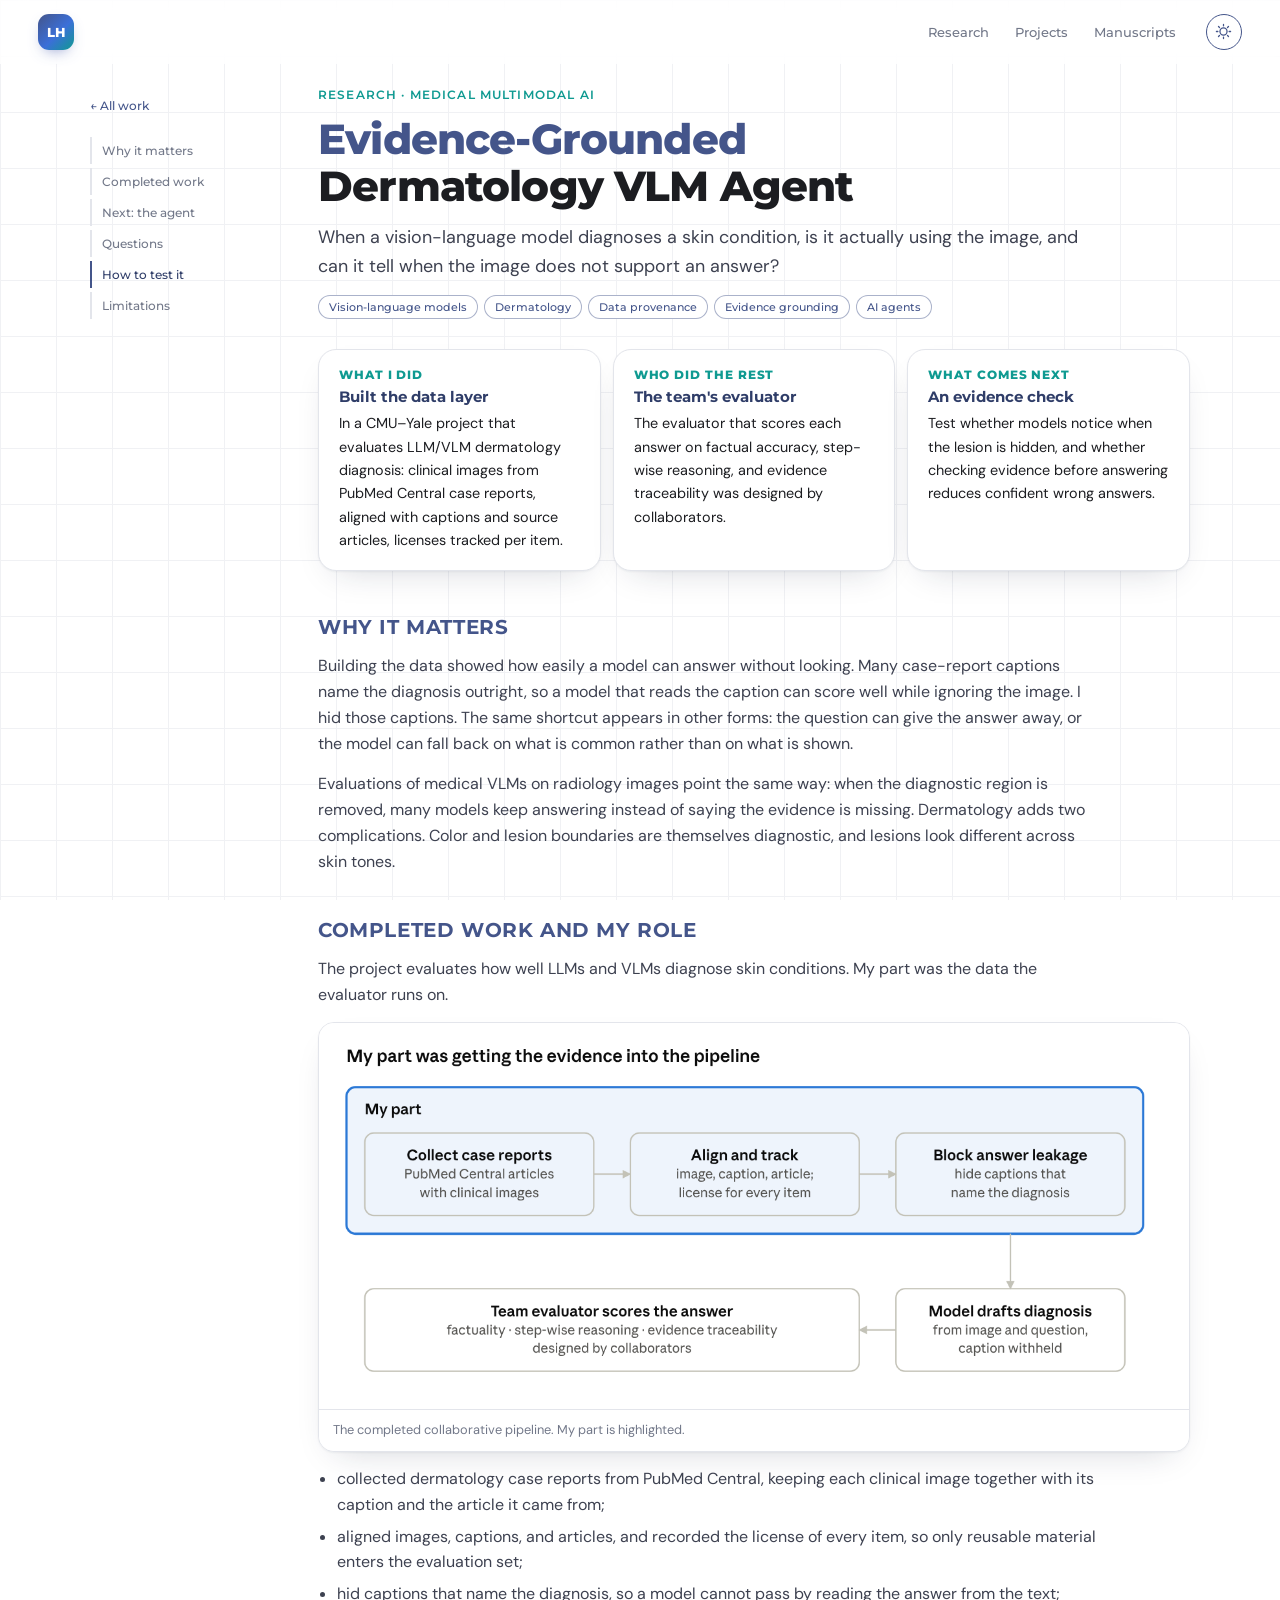
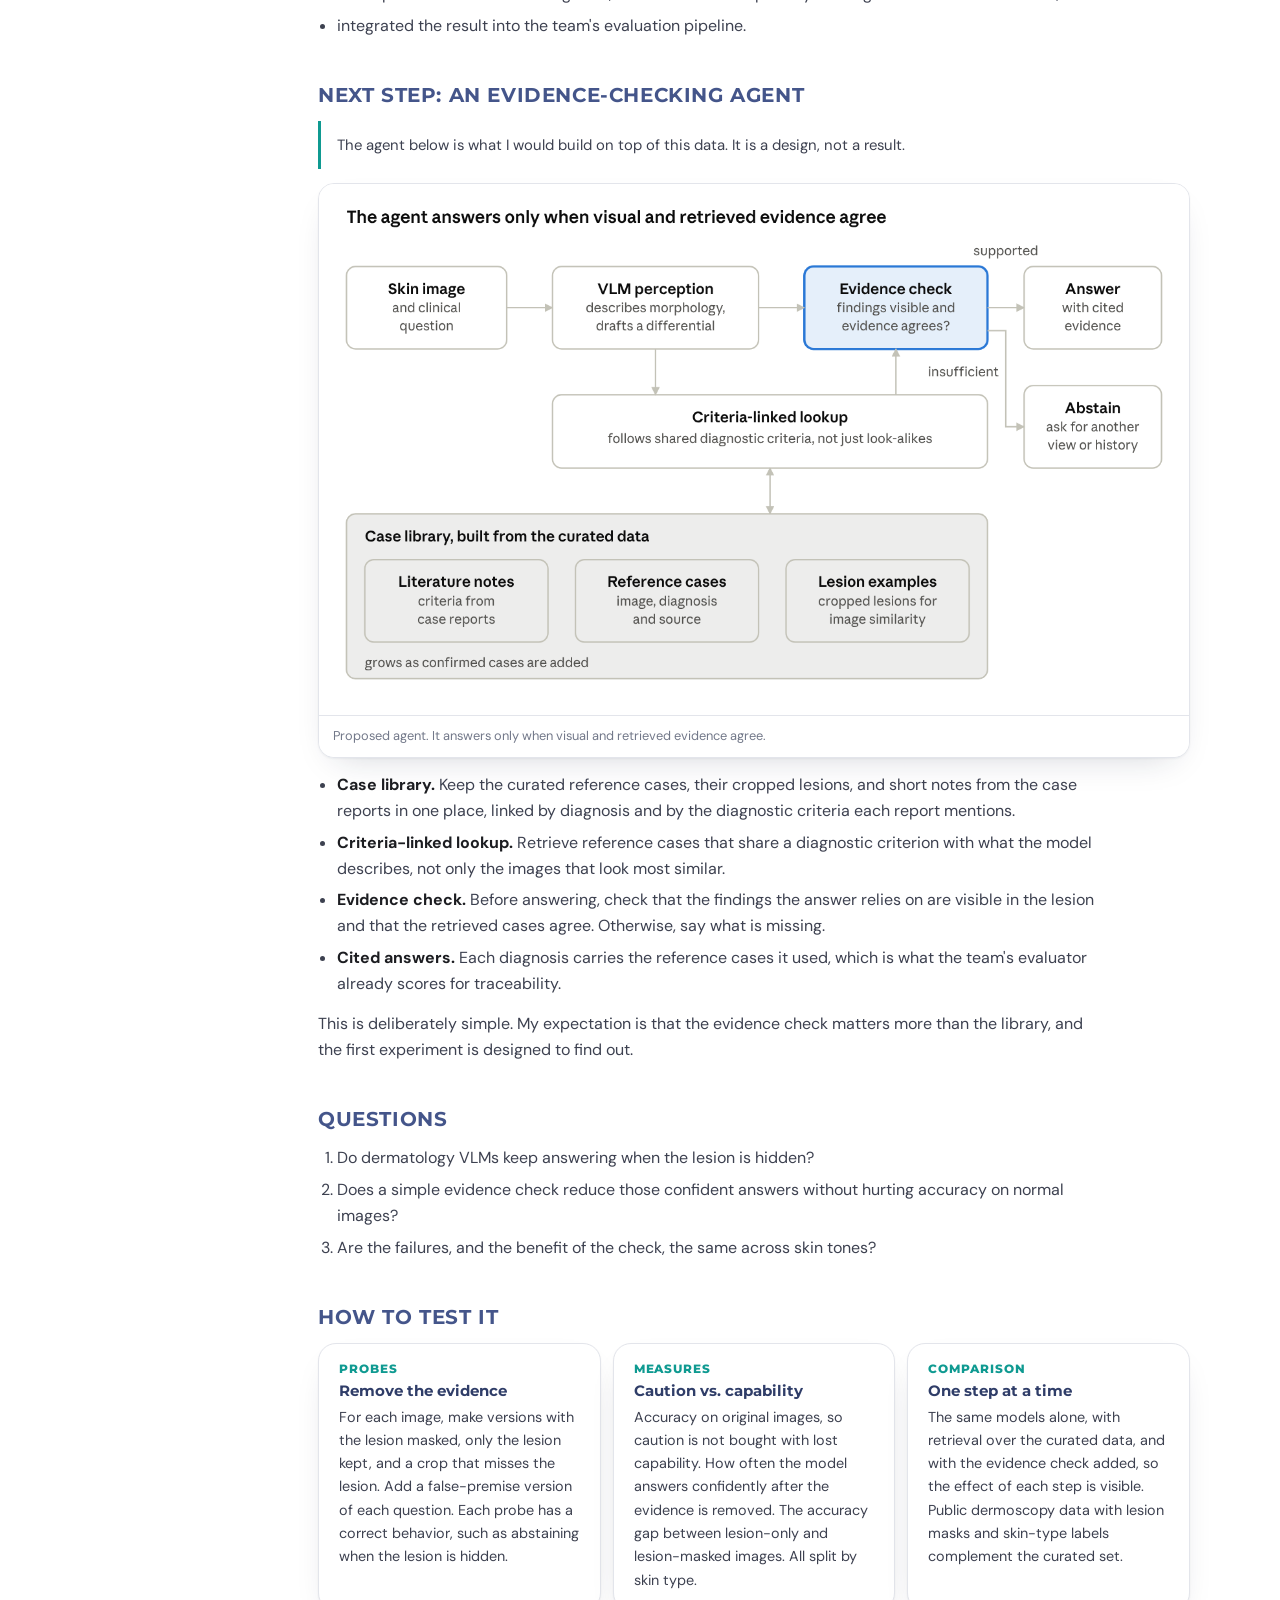
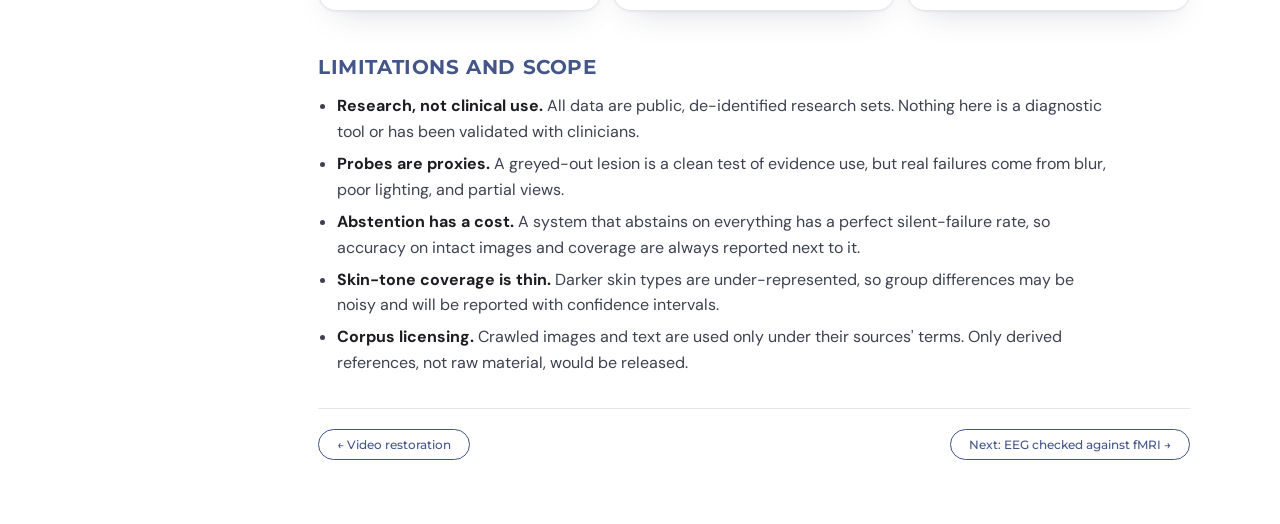
<file: research/dermatology/index.html>
<!doctype html>
<html lang="en">
<head>
<meta charset="utf-8">
<meta name="viewport" content="width=device-width, initial-scale=1, viewport-fit=cover">
<title>Evidence-Grounded Dermatology VLM · Lintong Han</title>
<meta name="description" content="When a vision-language model diagnoses a skin condition, is it actually using the image? Dermatology data curation and an evidence-checking agent design.">
<link rel="icon" href="../../assets/img/favicon.svg" type="image/svg+xml">
<link rel="preconnect" href="https://fonts.googleapis.com">
<link rel="preconnect" href="https://fonts.gstatic.com" crossorigin>
<link rel="stylesheet" href="https://fonts.googleapis.com/css2?family=Montserrat:wght@500;600;700;800&family=DM+Sans:opsz,wght@9..40,400;9..40,500;9..40,700&display=swap">
<link rel="stylesheet" href="../../assets/css/page.css">
<script>try{const t=localStorage.getItem('lh-theme');if(t)document.documentElement.dataset.theme=t;}catch(e){}</script>
</head>
<body>
<header class="topbar">
  <a class="logo" href="../../" aria-label="Lintong Han, home"><span>LH</span></a>
  <nav aria-label="Site"><a href="../../#research">Research</a><a href="../../#projects">Projects</a><a href="../../#manuscripts">Manuscripts</a></nav>
  <button class="theme" id="theme" type="button" aria-label="Toggle dark mode"><svg viewBox="0 0 24 24" width="17" height="17" aria-hidden="true"><path class="sun" d="M12 4V2m0 20v-2m8-8h2M2 12h2m13.66-5.66 1.41-1.41M4.93 19.07l1.41-1.41m0-11.32L4.93 4.93m14.14 14.14-1.41-1.41M12 7a5 5 0 1 0 0 10 5 5 0 0 0 0-10Z" fill="none" stroke="currentColor" stroke-width="1.8" stroke-linecap="round"/><path class="moon" d="M20 14.5A8 8 0 0 1 9.5 4a8 8 0 1 0 10.5 10.5Z" fill="none" stroke="currentColor" stroke-width="1.8" stroke-linejoin="round"/></svg></button>
</header>

<div class="page">
  <nav class="toc" aria-label="On this page">
    <a class="back" href="../../#research">← All work</a>
    <a href="#why">Why it matters</a>
    <a href="#role">Completed work</a>
    <a href="#agent">Next: the agent</a>
    <a href="#questions">Questions</a>
    <a href="#test">How to test it</a>
    <a href="#limits">Limitations</a>
  </nav>

  <article class="article">
    <header class="head">
      <p class="kick">Research · Medical multimodal AI</p>
      <h1><span class="key">Evidence-Grounded</span> Dermatology VLM Agent</h1>
      <p class="lead">When a vision-language model diagnoses a skin condition, is it actually using the image, and can it tell when the image does not support an answer?</p>
      <div class="tags"><span class="tag">Vision-language models</span><span class="tag">Dermatology</span><span class="tag">Data provenance</span><span class="tag">Evidence grounding</span><span class="tag">AI agents</span></div>
    </header>

    <div class="three">
      <div class="card"><span class="num">WHAT I DID</span><b>Built the data layer</b><p>In a CMU–Yale project that evaluates LLM/VLM dermatology diagnosis: clinical images from PubMed Central case reports, aligned with captions and source articles, licenses tracked per item.</p></div>
      <div class="card"><span class="num">WHO DID THE REST</span><b>The team's evaluator</b><p>The evaluator that scores each answer on factual accuracy, step-wise reasoning, and evidence traceability was designed by collaborators.</p></div>
      <div class="card"><span class="num">WHAT COMES NEXT</span><b>An evidence check</b><p>Test whether models notice when the lesion is hidden, and whether checking evidence before answering reduces confident wrong answers.</p></div>
    </div>

    <section class="sec" id="why">
      <h2>Why it matters</h2>
      <p>Building the data showed how easily a model can answer without looking. Many case-report captions name the diagnosis outright, so a model that reads the caption can score well while ignoring the image. I hid those captions. The same shortcut appears in other forms: the question can give the answer away, or the model can fall back on what is common rather than on what is shown.</p>
      <p>Evaluations of medical VLMs on radiology images point the same way: when the diagnostic region is removed, many models keep answering instead of saying the evidence is missing. Dermatology adds two complications. Color and lesion boundaries are themselves diagnostic, and lesions look different across skin tones.</p>
    </section>

    <section class="sec" id="role">
      <h2>Completed work and my role</h2>
      <p>The project evaluates how well LLMs and VLMs diagnose skin conditions. My part was the data the evaluator runs on.</p>
      <figure class="fig"><img src="media/my-part.png" alt="Completed collaborative pipeline with my part highlighted: collect case reports, align and track, block answer leakage; then the model drafts a diagnosis and the team evaluator scores it" width="1344" height="596" loading="lazy"><figcaption>The completed collaborative pipeline. My part is highlighted.</figcaption></figure>
      <ul>
        <li>collected dermatology case reports from PubMed Central, keeping each clinical image together with its caption and the article it came from;</li>
        <li>aligned images, captions, and articles, and recorded the license of every item, so only reusable material enters the evaluation set;</li>
        <li>hid captions that name the diagnosis, so a model cannot pass by reading the answer from the text;</li>
        <li>integrated the result into the team's evaluation pipeline.</li>
      </ul>
    </section>

    <section class="sec" id="agent">
      <h2>Next step: an evidence-checking agent</h2>
      <p class="callout-note">The agent below is what I would build on top of this data. It is a design, not a result.</p>
      <figure class="fig"><img src="media/agent-design.png" alt="Proposed agent: skin image and question to VLM perception, criteria-linked lookup into a case library, an evidence check, then either an answer with cited evidence or abstention" width="1344" height="820" loading="lazy"><figcaption>Proposed agent. It answers only when visual and retrieved evidence agree.</figcaption></figure>
      <ul>
        <li><b>Case library.</b> Keep the curated reference cases, their cropped lesions, and short notes from the case reports in one place, linked by diagnosis and by the diagnostic criteria each report mentions.</li>
        <li><b>Criteria-linked lookup.</b> Retrieve reference cases that share a diagnostic criterion with what the model describes, not only the images that look most similar.</li>
        <li><b>Evidence check.</b> Before answering, check that the findings the answer relies on are visible in the lesion and that the retrieved cases agree. Otherwise, say what is missing.</li>
        <li><b>Cited answers.</b> Each diagnosis carries the reference cases it used, which is what the team's evaluator already scores for traceability.</li>
      </ul>
      <p>This is deliberately simple. My expectation is that the evidence check matters more than the library, and the first experiment is designed to find out.</p>
    </section>

    <section class="sec" id="questions">
      <h2>Questions</h2>
      <ol>
        <li>Do dermatology VLMs keep answering when the lesion is hidden?</li>
        <li>Does a simple evidence check reduce those confident answers without hurting accuracy on normal images?</li>
        <li>Are the failures, and the benefit of the check, the same across skin tones?</li>
      </ol>
    </section>

    <section class="sec" id="test">
      <h2>How to test it</h2>
      <div class="three">
        <div class="card"><span class="num">PROBES</span><b>Remove the evidence</b><p>For each image, make versions with the lesion masked, only the lesion kept, and a crop that misses the lesion. Add a false-premise version of each question. Each probe has a correct behavior, such as abstaining when the lesion is hidden.</p></div>
        <div class="card"><span class="num">MEASURES</span><b>Caution vs. capability</b><p>Accuracy on original images, so caution is not bought with lost capability. How often the model answers confidently after the evidence is removed. The accuracy gap between lesion-only and lesion-masked images. All split by skin type.</p></div>
        <div class="card"><span class="num">COMPARISON</span><b>One step at a time</b><p>The same models alone, with retrieval over the curated data, and with the evidence check added, so the effect of each step is visible. Public dermoscopy data with lesion masks and skin-type labels complement the curated set.</p></div>
      </div>
    </section>

    <section class="sec" id="limits">
      <h2>Limitations and scope</h2>
      <ul>
        <li><b>Research, not clinical use.</b> All data are public, de-identified research sets. Nothing here is a diagnostic tool or has been validated with clinicians.</li>
        <li><b>Probes are proxies.</b> A greyed-out lesion is a clean test of evidence use, but real failures come from blur, poor lighting, and partial views.</li>
        <li><b>Abstention has a cost.</b> A system that abstains on everything has a perfect silent-failure rate, so accuracy on intact images and coverage are always reported next to it.</li>
        <li><b>Skin-tone coverage is thin.</b> Darker skin types are under-represented, so group differences may be noisy and will be reported with confidence intervals.</li>
        <li><b>Corpus licensing.</b> Crawled images and text are used only under their sources' terms. Only derived references, not raw material, would be released.</li>
      </ul>
    </section>

    <div class="next">
      <a class="pill" href="../video-restoration/">← Video restoration</a>
      <a class="pill" href="../eeg-fmri/">Next: EEG checked against fMRI →</a>
    </div>
  </article>
</div>
<script src="../../assets/js/page.js" defer></script>
</body>
</html>
</file>
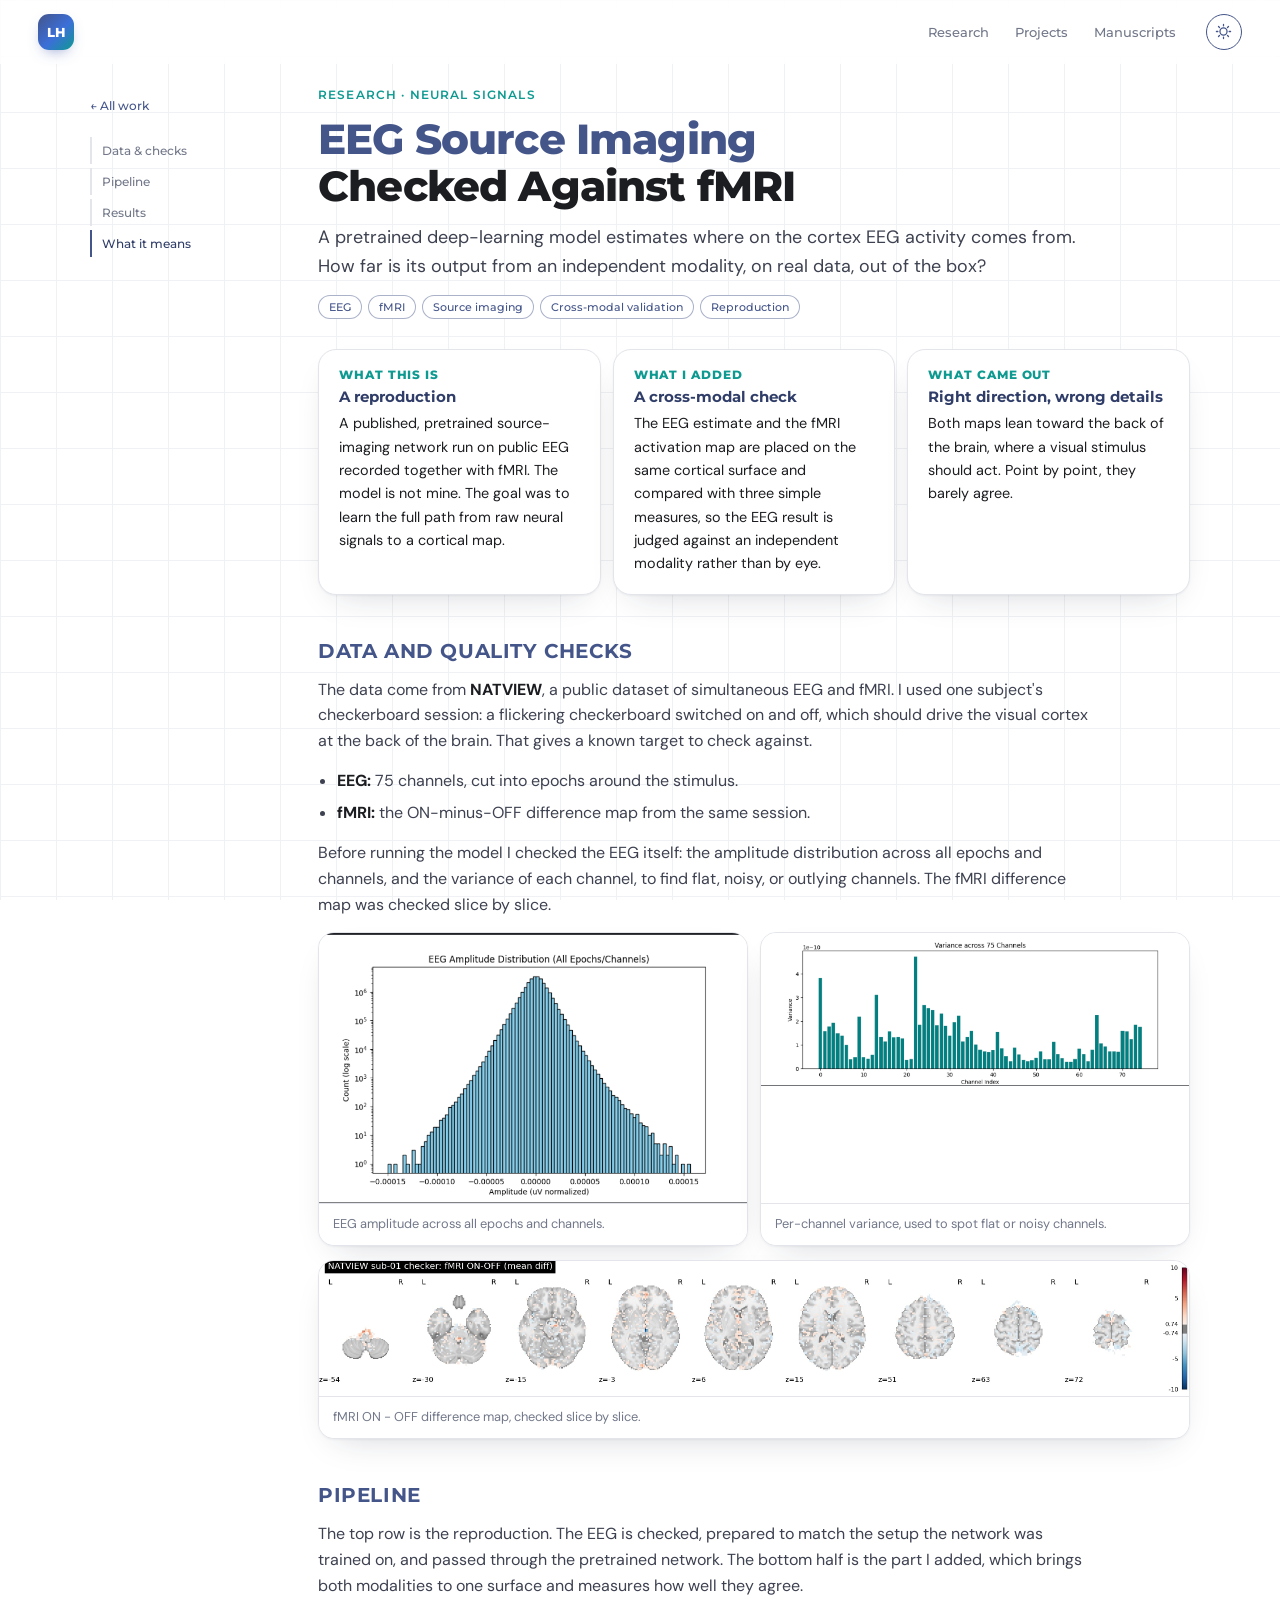
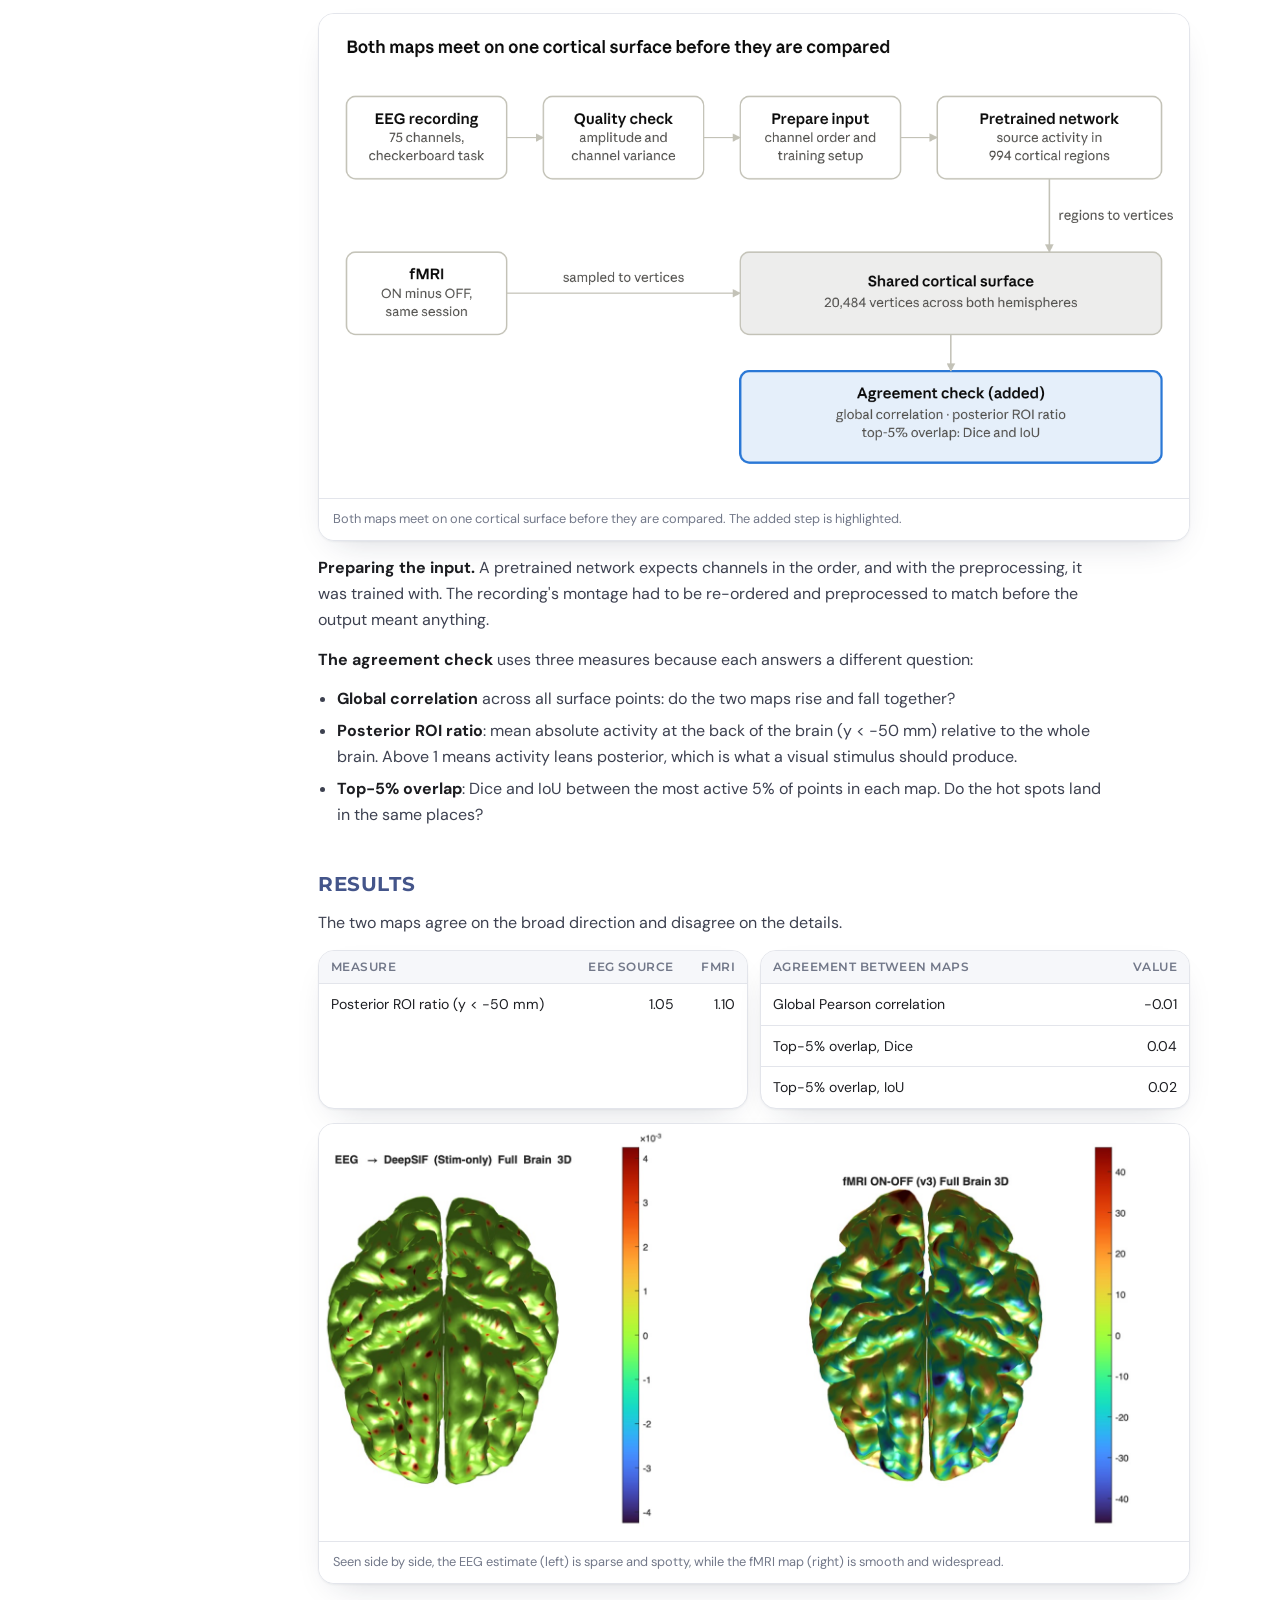
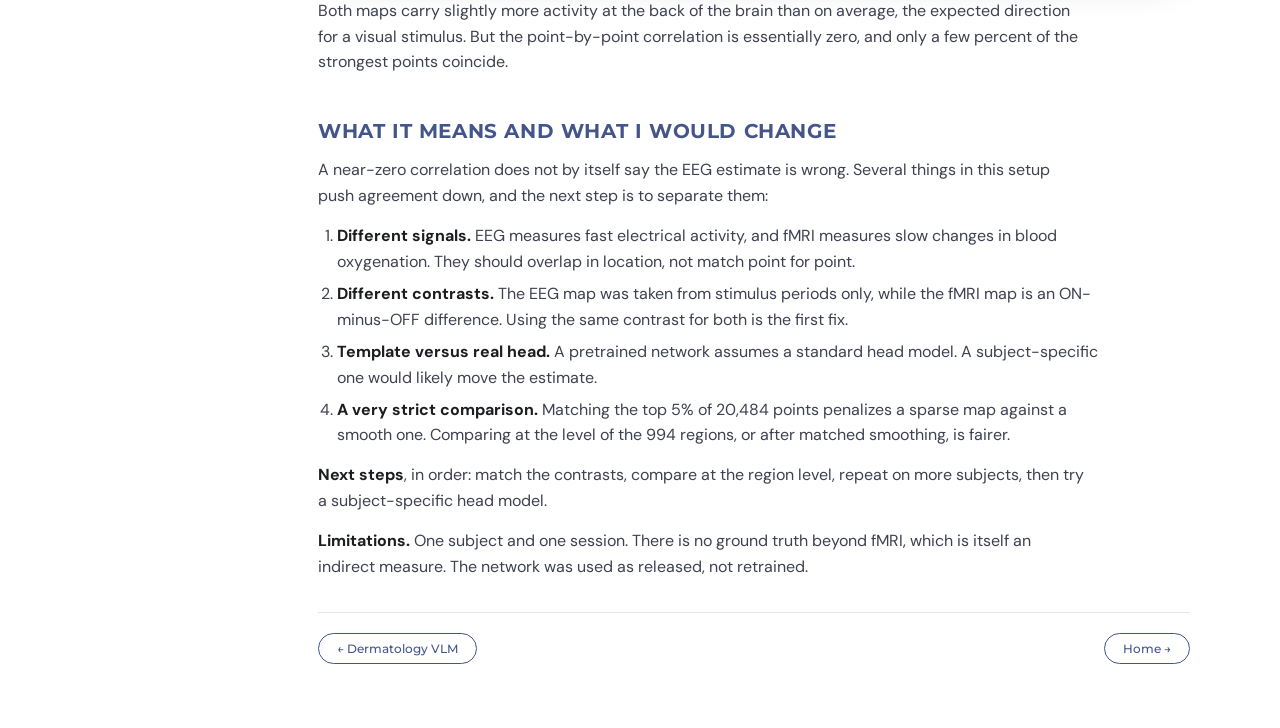
<file: research/eeg-fmri/index.html>
<!doctype html>
<html lang="en">
<head>
<meta charset="utf-8">
<meta name="viewport" content="width=device-width, initial-scale=1, viewport-fit=cover">
<title>EEG Source Imaging Checked Against fMRI · Lintong Han</title>
<meta name="description" content="Reproducing a pretrained EEG source-imaging model on public simultaneous EEG–fMRI data, and checking its output against fMRI on one cortical surface.">
<link rel="icon" href="../../assets/img/favicon.svg" type="image/svg+xml">
<link rel="preconnect" href="https://fonts.googleapis.com">
<link rel="preconnect" href="https://fonts.gstatic.com" crossorigin>
<link rel="stylesheet" href="https://fonts.googleapis.com/css2?family=Montserrat:wght@500;600;700;800&family=DM+Sans:opsz,wght@9..40,400;9..40,500;9..40,700&display=swap">
<link rel="stylesheet" href="../../assets/css/page.css">
<style>
  .qc { display: grid; grid-template-columns: minmax(0, 1fr) minmax(0, 1fr); gap: 12px; align-items: stretch; }
  .qc .fig { display: grid; align-content: space-between; }
  .metrics { display: grid; grid-template-columns: minmax(0, 1fr) minmax(0, 1fr); gap: 12px; }
  @media (max-width: 680px) { .qc, .metrics { grid-template-columns: minmax(0, 1fr); } }
</style>
<script>try{const t=localStorage.getItem('lh-theme');if(t)document.documentElement.dataset.theme=t;}catch(e){}</script>
</head>
<body>
<header class="topbar">
  <a class="logo" href="../../" aria-label="Lintong Han, home"><span>LH</span></a>
  <nav aria-label="Site"><a href="../../#research">Research</a><a href="../../#projects">Projects</a><a href="../../#manuscripts">Manuscripts</a></nav>
  <button class="theme" id="theme" type="button" aria-label="Toggle dark mode"><svg viewBox="0 0 24 24" width="17" height="17" aria-hidden="true"><path class="sun" d="M12 4V2m0 20v-2m8-8h2M2 12h2m13.66-5.66 1.41-1.41M4.93 19.07l1.41-1.41m0-11.32L4.93 4.93m14.14 14.14-1.41-1.41M12 7a5 5 0 1 0 0 10 5 5 0 0 0 0-10Z" fill="none" stroke="currentColor" stroke-width="1.8" stroke-linecap="round"/><path class="moon" d="M20 14.5A8 8 0 0 1 9.5 4a8 8 0 1 0 10.5 10.5Z" fill="none" stroke="currentColor" stroke-width="1.8" stroke-linejoin="round"/></svg></button>
</header>

<div class="page">
  <nav class="toc" aria-label="On this page">
    <a class="back" href="../../#research">← All work</a>
    <a href="#data">Data &amp; checks</a>
    <a href="#pipeline">Pipeline</a>
    <a href="#results">Results</a>
    <a href="#meaning">What it means</a>
  </nav>

  <article class="article">
    <header class="head">
      <p class="kick">Research · Neural signals</p>
      <h1><span class="key">EEG Source Imaging</span> Checked Against fMRI</h1>
      <p class="lead">A pretrained deep-learning model estimates where on the cortex EEG activity comes from. How far is its output from an independent modality, on real data, out of the box?</p>
      <div class="tags"><span class="tag">EEG</span><span class="tag">fMRI</span><span class="tag">Source imaging</span><span class="tag">Cross-modal validation</span><span class="tag">Reproduction</span></div>
    </header>

    <div class="three">
      <div class="card"><span class="num">WHAT THIS IS</span><b>A reproduction</b><p>A published, pretrained source-imaging network run on public EEG recorded together with fMRI. The model is not mine. The goal was to learn the full path from raw neural signals to a cortical map.</p></div>
      <div class="card"><span class="num">WHAT I ADDED</span><b>A cross-modal check</b><p>The EEG estimate and the fMRI activation map are placed on the same cortical surface and compared with three simple measures, so the EEG result is judged against an independent modality rather than by eye.</p></div>
      <div class="card"><span class="num">WHAT CAME OUT</span><b>Right direction, wrong details</b><p>Both maps lean toward the back of the brain, where a visual stimulus should act. Point by point, they barely agree.</p></div>
    </div>

    <section class="sec" id="data">
      <h2>Data and quality checks</h2>
      <p>The data come from <b>NATVIEW</b>, a public dataset of simultaneous EEG and fMRI. I used one subject's checkerboard session: a flickering checkerboard switched on and off, which should drive the visual cortex at the back of the brain. That gives a known target to check against.</p>
      <ul>
        <li><b>EEG:</b> 75 channels, cut into epochs around the stimulus.</li>
        <li><b>fMRI:</b> the ON-minus-OFF difference map from the same session.</li>
      </ul>
      <p>Before running the model I checked the EEG itself: the amplitude distribution across all epochs and channels, and the variance of each channel, to find flat, noisy, or outlying channels. The fMRI difference map was checked slice by slice.</p>
      <div class="qc">
        <figure class="fig"><img src="media/amplitude.png" alt="Histogram of EEG amplitude across all epochs and channels, log-scale count, symmetric around zero" width="754" height="476" loading="lazy"><figcaption>EEG amplitude across all epochs and channels.</figcaption></figure>
        <figure class="fig"><img src="media/variance.png" alt="Bar chart of variance for each of 75 EEG channels" width="706" height="252" loading="lazy"><figcaption>Per-channel variance, used to spot flat or noisy channels.</figcaption></figure>
      </div>
      <figure class="fig"><img src="media/fmri-slices.jpg" alt="Axial slices of the fMRI ON minus OFF mean difference map" width="3075" height="480" loading="lazy"><figcaption>fMRI ON − OFF difference map, checked slice by slice.</figcaption></figure>
    </section>

    <section class="sec" id="pipeline">
      <h2>Pipeline</h2>
      <p>The top row is the reproduction. The EEG is checked, prepared to match the setup the network was trained on, and passed through the pretrained network. The bottom half is the part I added, which brings both modalities to one surface and measures how well they agree.</p>
      <figure class="fig"><img src="media/pipeline.png" alt="Pipeline: EEG recording, quality check, input preparation, pretrained network over 994 cortical regions, projected to a shared cortical surface of 20,484 vertices together with the fMRI map, then an agreement check" width="1344" height="748" loading="lazy"><figcaption>Both maps meet on one cortical surface before they are compared. The added step is highlighted.</figcaption></figure>
      <p><b>Preparing the input.</b> A pretrained network expects channels in the order, and with the preprocessing, it was trained with. The recording's montage had to be re-ordered and preprocessed to match before the output meant anything.</p>
      <p><b>The agreement check</b> uses three measures because each answers a different question:</p>
      <ul>
        <li><b>Global correlation</b> across all surface points: do the two maps rise and fall together?</li>
        <li><b>Posterior ROI ratio</b>: mean absolute activity at the back of the brain (y &lt; −50 mm) relative to the whole brain. Above 1 means activity leans posterior, which is what a visual stimulus should produce.</li>
        <li><b>Top-5% overlap</b>: Dice and IoU between the most active 5% of points in each map. Do the hot spots land in the same places?</li>
      </ul>
    </section>

    <section class="sec" id="results">
      <h2>Results</h2>
      <p>The two maps agree on the broad direction and disagree on the details.</p>
      <div class="metrics">
        <div class="tbl-wrap"><table class="tbl">
          <thead><tr><th>Measure</th><th>EEG source</th><th>fMRI</th></tr></thead>
          <tbody><tr><td>Posterior ROI ratio (y &lt; −50 mm)</td><td>1.05</td><td>1.10</td></tr></tbody>
        </table></div>
        <div class="tbl-wrap"><table class="tbl">
          <thead><tr><th>Agreement between maps</th><th>Value</th></tr></thead>
          <tbody>
            <tr><td>Global Pearson correlation</td><td>−0.01</td></tr>
            <tr><td>Top-5% overlap, Dice</td><td>0.04</td></tr>
            <tr><td>Top-5% overlap, IoU</td><td>0.02</td></tr>
          </tbody>
        </table></div>
      </div>
      <figure class="fig"><img src="media/brain-maps.jpg" alt="Top views of the cortex: sparse EEG source estimate on the left, smooth widespread fMRI ON minus OFF map on the right" width="1800" height="862" loading="lazy"><figcaption>Seen side by side, the EEG estimate (left) is sparse and spotty, while the fMRI map (right) is smooth and widespread.</figcaption></figure>
      <p>Both maps carry slightly more activity at the back of the brain than on average, the expected direction for a visual stimulus. But the point-by-point correlation is essentially zero, and only a few percent of the strongest points coincide.</p>
    </section>

    <section class="sec" id="meaning">
      <h2>What it means and what I would change</h2>
      <p>A near-zero correlation does not by itself say the EEG estimate is wrong. Several things in this setup push agreement down, and the next step is to separate them:</p>
      <ol>
        <li><b>Different signals.</b> EEG measures fast electrical activity, and fMRI measures slow changes in blood oxygenation. They should overlap in location, not match point for point.</li>
        <li><b>Different contrasts.</b> The EEG map was taken from stimulus periods only, while the fMRI map is an ON-minus-OFF difference. Using the same contrast for both is the first fix.</li>
        <li><b>Template versus real head.</b> A pretrained network assumes a standard head model. A subject-specific one would likely move the estimate.</li>
        <li><b>A very strict comparison.</b> Matching the top 5% of 20,484 points penalizes a sparse map against a smooth one. Comparing at the level of the 994 regions, or after matched smoothing, is fairer.</li>
      </ol>
      <p><b>Next steps</b>, in order: match the contrasts, compare at the region level, repeat on more subjects, then try a subject-specific head model.</p>
      <p><b>Limitations.</b> One subject and one session. There is no ground truth beyond fMRI, which is itself an indirect measure. The network was used as released, not retrained.</p>
    </section>

    <div class="next">
      <a class="pill" href="../dermatology/">← Dermatology VLM</a>
      <a class="pill" href="../../">Home →</a>
    </div>
  </article>
</div>
<script src="../../assets/js/page.js" defer></script>
</body>
</html>
</file>
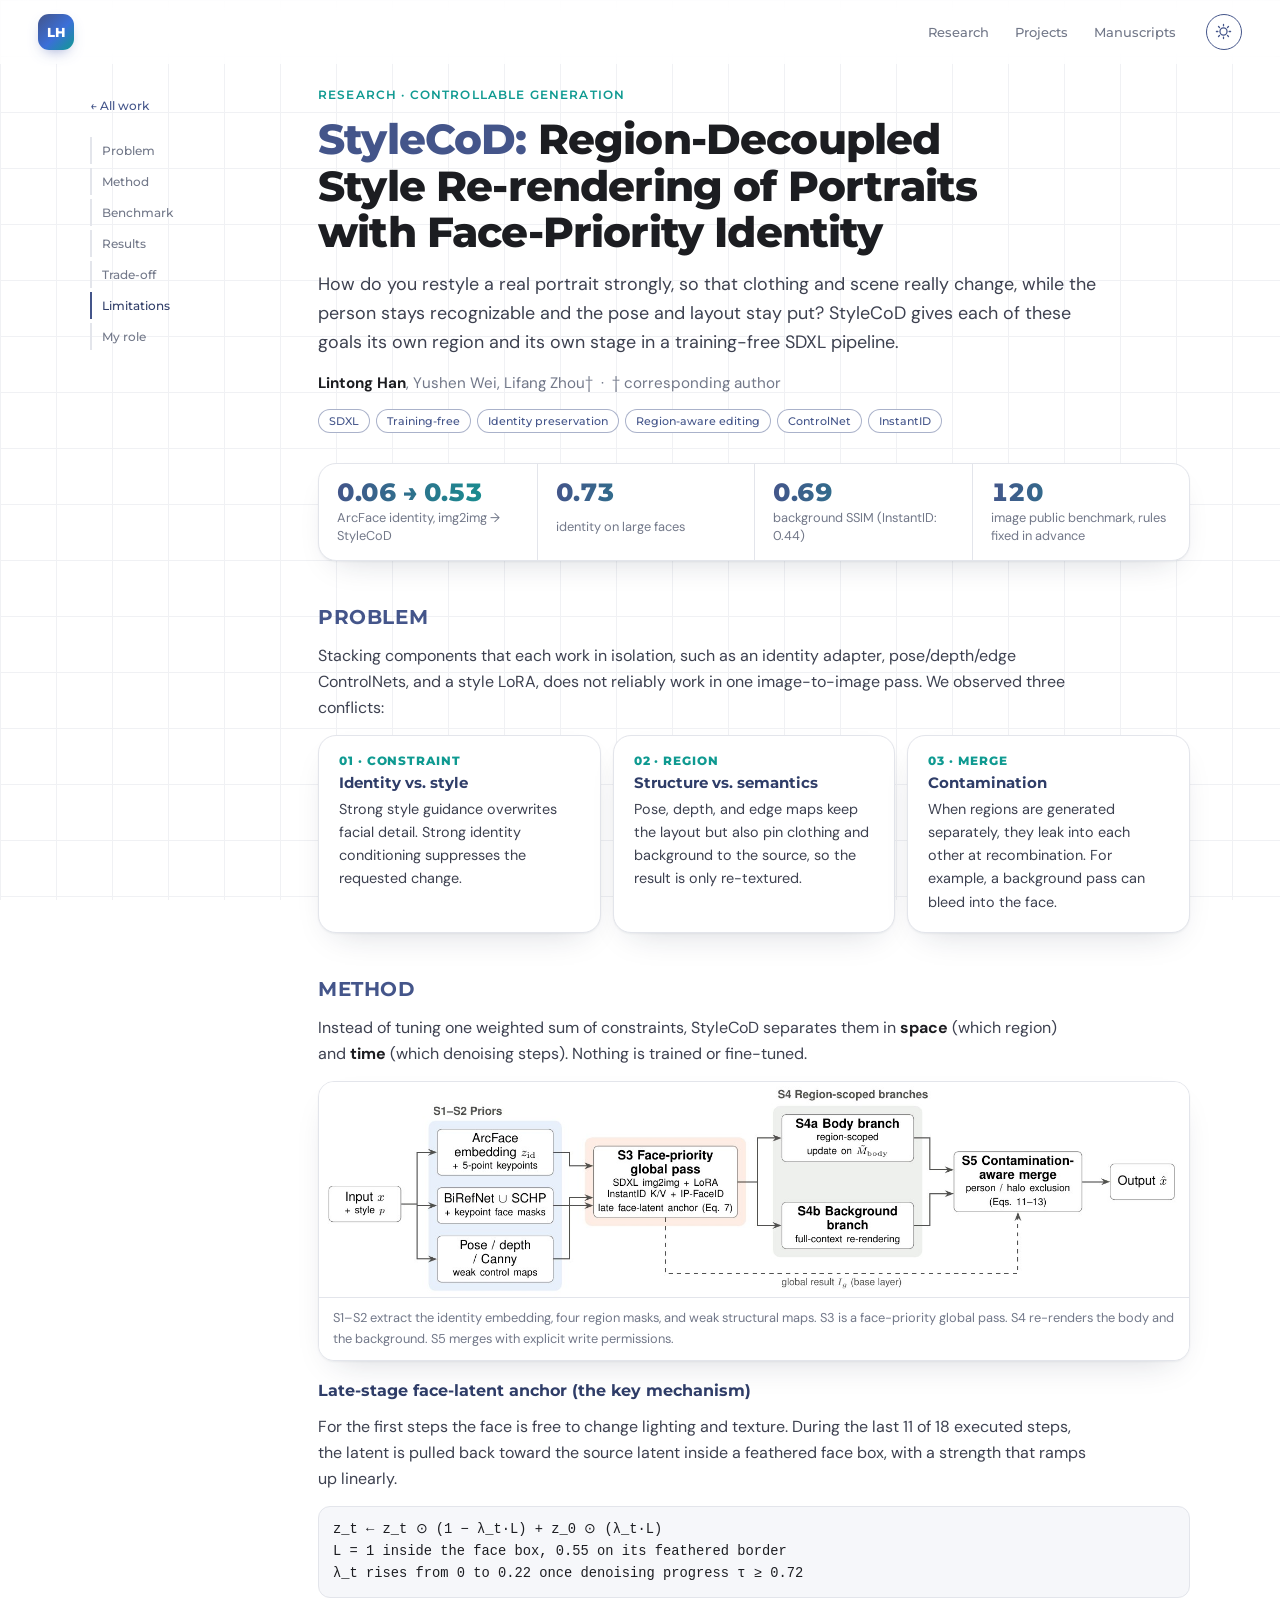
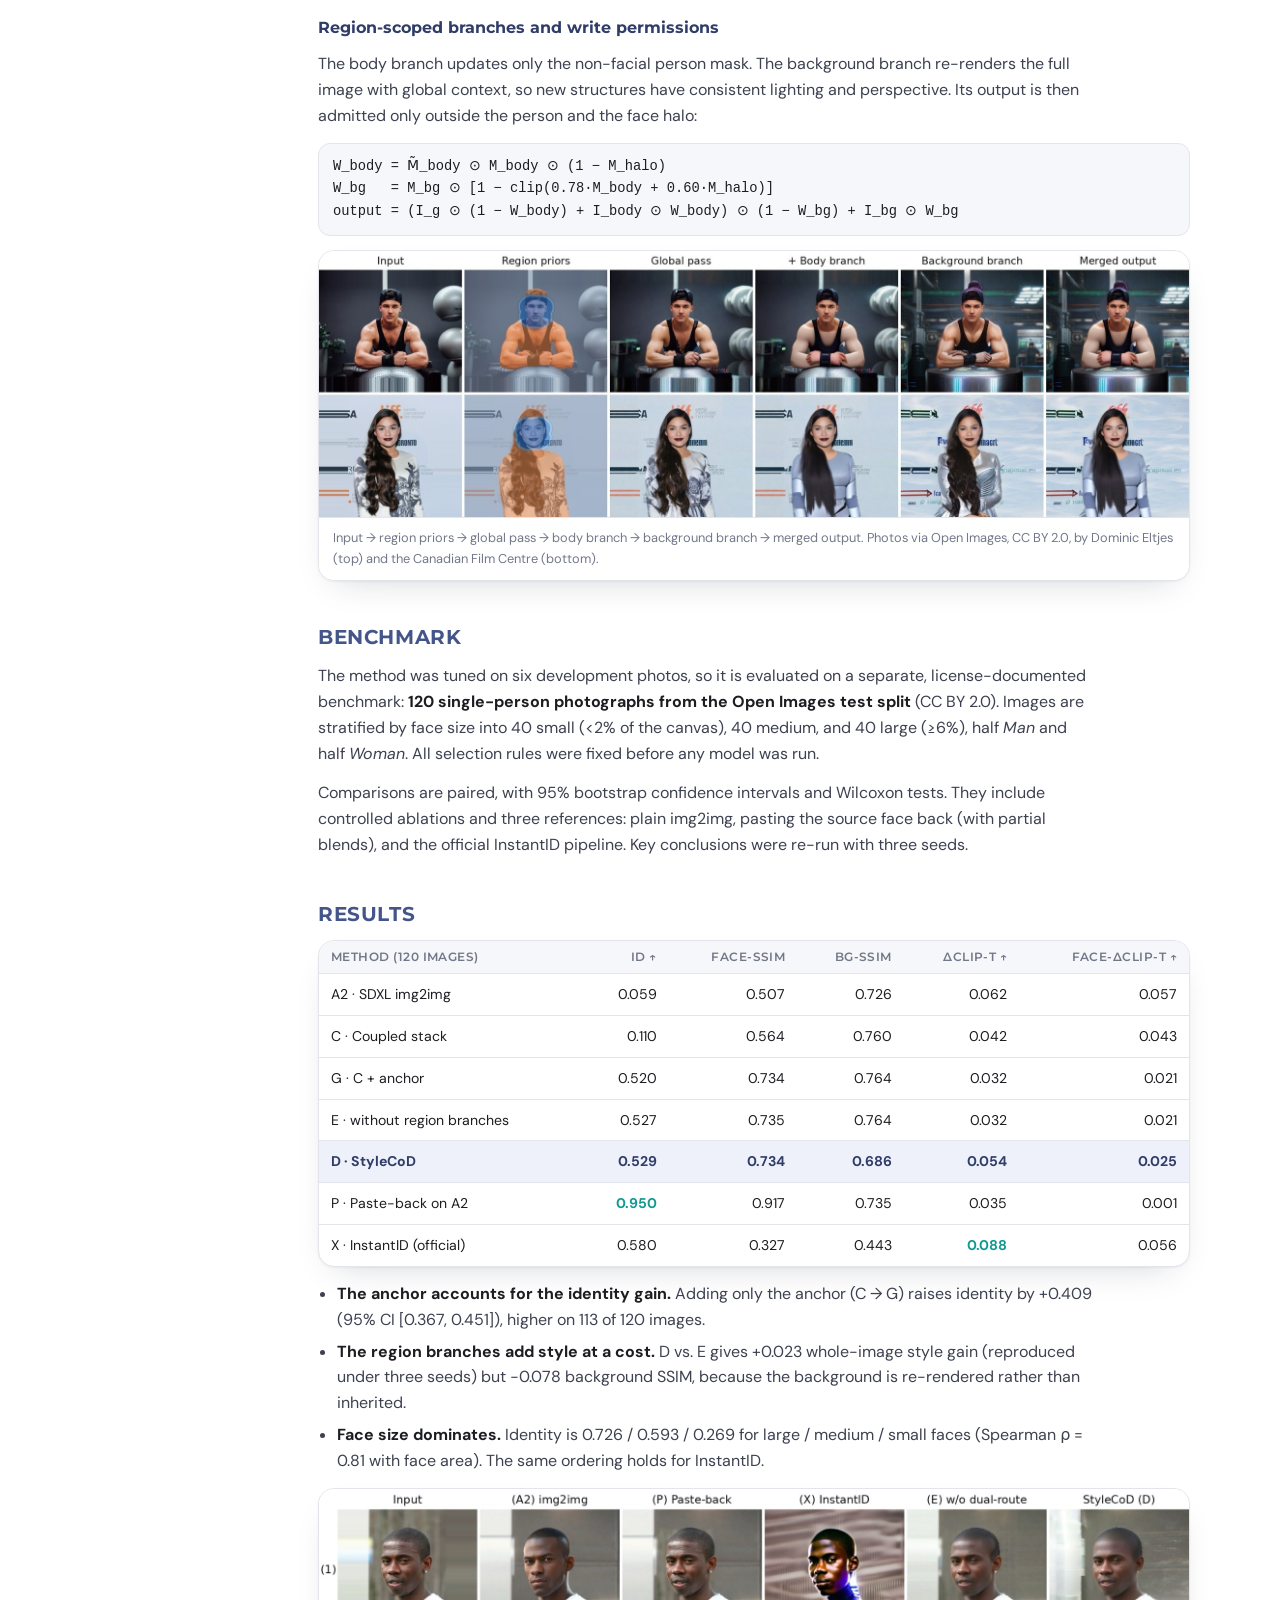
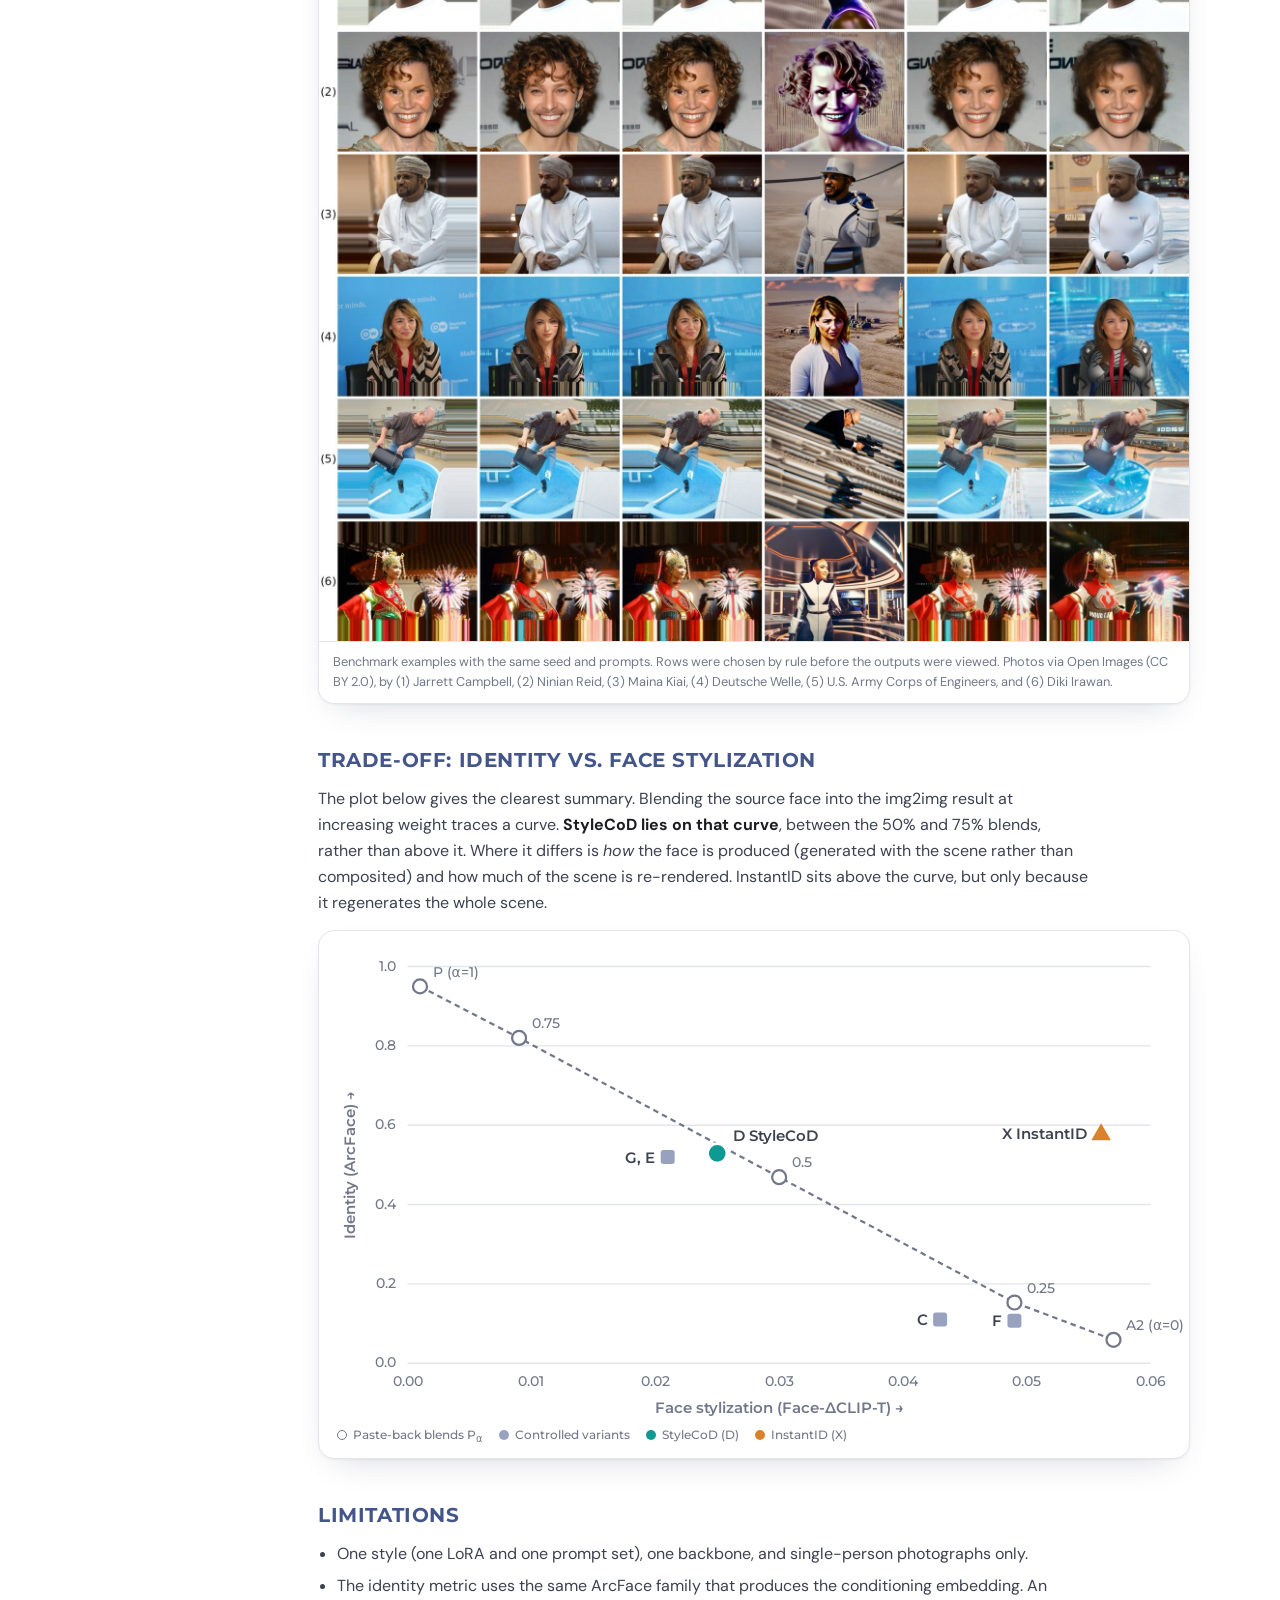
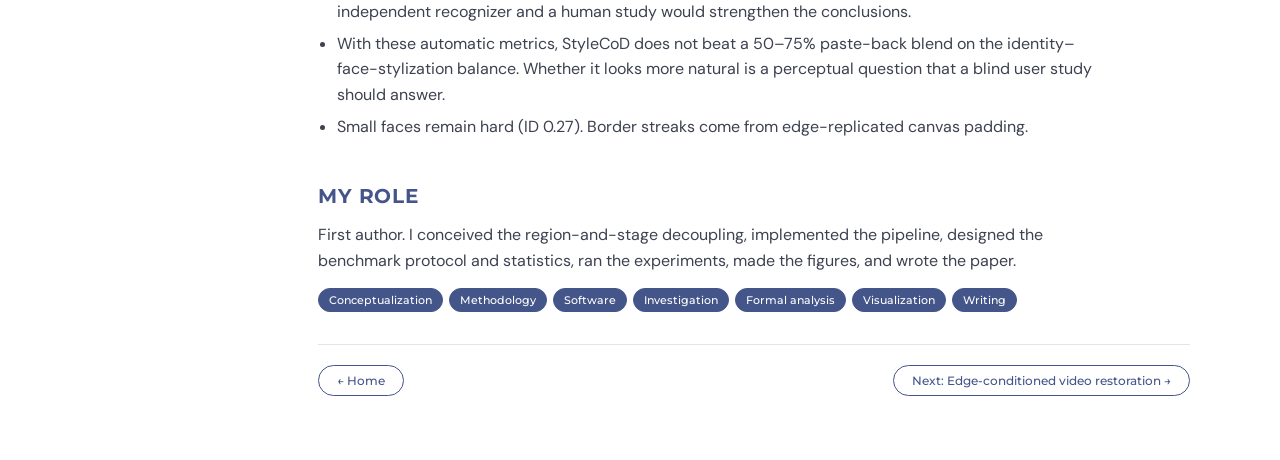
<file: research/stylecod/index.html>
<!doctype html>
<html lang="en">
<head>
<meta charset="utf-8">
<meta name="viewport" content="width=device-width, initial-scale=1, viewport-fit=cover">
<title>StyleCoD · Lintong Han</title>
<meta name="description" content="StyleCoD: training-free, region-decoupled style re-rendering of portraits with face-priority identity preservation.">
<link rel="icon" href="../../assets/img/favicon.svg" type="image/svg+xml">
<link rel="preconnect" href="https://fonts.googleapis.com">
<link rel="preconnect" href="https://fonts.gstatic.com" crossorigin>
<link rel="stylesheet" href="https://fonts.googleapis.com/css2?family=Montserrat:wght@500;600;700;800&family=DM+Sans:opsz,wght@9..40,400;9..40,500;9..40,700&display=swap">
<link rel="stylesheet" href="../../assets/css/page.css">
<script>try{const t=localStorage.getItem('lh-theme');if(t)document.documentElement.dataset.theme=t;}catch(e){}</script>
</head>
<body>
<header class="topbar">
  <a class="logo" href="../../" aria-label="Lintong Han, home"><span>LH</span></a>
  <nav aria-label="Site"><a href="../../#research">Research</a><a href="../../#projects">Projects</a><a href="../../#manuscripts">Manuscripts</a></nav>
  <button class="theme" id="theme" type="button" aria-label="Toggle dark mode"><svg viewBox="0 0 24 24" width="17" height="17" aria-hidden="true"><path class="sun" d="M12 4V2m0 20v-2m8-8h2M2 12h2m13.66-5.66 1.41-1.41M4.93 19.07l1.41-1.41m0-11.32L4.93 4.93m14.14 14.14-1.41-1.41M12 7a5 5 0 1 0 0 10 5 5 0 0 0 0-10Z" fill="none" stroke="currentColor" stroke-width="1.8" stroke-linecap="round"/><path class="moon" d="M20 14.5A8 8 0 0 1 9.5 4a8 8 0 1 0 10.5 10.5Z" fill="none" stroke="currentColor" stroke-width="1.8" stroke-linejoin="round"/></svg></button>
</header>

<div class="page">
  <nav class="toc" aria-label="On this page">
    <a class="back" href="../../#manuscripts">← All work</a>
    <a href="#problem">Problem</a>
    <a href="#method">Method</a>
    <a href="#benchmark">Benchmark</a>
    <a href="#results">Results</a>
    <a href="#tradeoff">Trade-off</a>
    <a href="#limits">Limitations</a>
    <a href="#role">My role</a>
  </nav>

  <article class="article">
    <header class="head">
      <p class="kick">Research · Controllable generation</p>
      <h1><span class="key">StyleCoD:</span> Region-Decoupled Style Re-rendering of Portraits with Face-Priority Identity</h1>
      <p class="lead">How do you restyle a real portrait strongly, so that clothing and scene really change, while the person stays recognizable and the pose and layout stay put? StyleCoD gives each of these goals its own region and its own stage in a training-free SDXL pipeline.</p>
      <p class="byline"><b>Lintong Han</b>, Yushen Wei, Lifang Zhou† &nbsp;·&nbsp; † corresponding author</p>
      <div class="tags"><span class="tag">SDXL</span><span class="tag">Training-free</span><span class="tag">Identity preservation</span><span class="tag">Region-aware editing</span><span class="tag">ControlNet</span><span class="tag">InstantID</span></div>
    </header>

    <div class="stats" role="list">
      <div role="listitem"><b>0.06 → 0.53</b><span>ArcFace identity, img2img → StyleCoD</span></div>
      <div role="listitem"><b>0.73</b><span>identity on large faces</span></div>
      <div role="listitem"><b>0.69</b><span>background SSIM (InstantID: 0.44)</span></div>
      <div role="listitem"><b>120</b><span>image public benchmark, rules fixed in advance</span></div>
    </div>

    <section class="sec" id="problem">
      <h2>Problem</h2>
      <p>Stacking components that each work in isolation, such as an identity adapter, pose/depth/edge ControlNets, and a style LoRA, does not reliably work in one image-to-image pass. We observed three conflicts:</p>
      <div class="three">
        <div class="card"><span class="num">01 · CONSTRAINT</span><b>Identity vs. style</b><p>Strong style guidance overwrites facial detail. Strong identity conditioning suppresses the requested change.</p></div>
        <div class="card"><span class="num">02 · REGION</span><b>Structure vs. semantics</b><p>Pose, depth, and edge maps keep the layout but also pin clothing and background to the source, so the result is only re-textured.</p></div>
        <div class="card"><span class="num">03 · MERGE</span><b>Contamination</b><p>When regions are generated separately, they leak into each other at recombination. For example, a background pass can bleed into the face.</p></div>
      </div>
    </section>

    <section class="sec" id="method">
      <h2>Method</h2>
      <p>Instead of tuning one weighted sum of constraints, StyleCoD separates them in <b>space</b> (which region) and <b>time</b> (which denoising steps). Nothing is trained or fine-tuned.</p>
      <figure class="fig"><img src="../../assets/img/stylecod-pipeline.jpg" alt="Pipeline: priors, face-priority global pass, body and background branches, contamination-aware merge" width="1615" height="400"><figcaption>S1–S2 extract the identity embedding, four region masks, and weak structural maps. S3 is a face-priority global pass. S4 re-renders the body and the background. S5 merges with explicit write permissions.</figcaption></figure>
      <h3>Late-stage face-latent anchor (the key mechanism)</h3>
      <p>For the first steps the face is free to change lighting and texture. During the last 11 of 18 executed steps, the latent is pulled back toward the source latent inside a feathered face box, with a strength that ramps up linearly.</p>
      <div class="eq">z_t ← z_t ⊙ (1 − λ_t·L) + z_0 ⊙ (λ_t·L)
L = 1 inside the face box, 0.55 on its feathered border
λ_t rises from 0 to 0.22 once denoising progress τ ≥ 0.72</div>
      <h3>Region-scoped branches and write permissions</h3>
      <p>The body branch updates only the non-facial person mask. The background branch re-renders the full image with global context, so new structures have consistent lighting and perspective. Its output is then admitted only outside the person and the face halo:</p>
      <div class="eq">W_body = M̃_body ⊙ M_body ⊙ (1 − M_halo)
W_bg   = M_bg ⊙ [1 − clip(0.78·M_body + 0.60·M_halo)]
output = (I_g ⊙ (1 − W_body) + I_body ⊙ W_body) ⊙ (1 − W_bg) + I_bg ⊙ W_bg</div>
      <figure class="fig"><img src="../../assets/img/stylecod-stages.jpg" alt="Intermediate outputs for two benchmark images" width="1800" height="551"><figcaption>Input → region priors → global pass → body branch → background branch → merged output. Photos via Open Images, CC BY 2.0, by Dominic Eltjes (top) and the Canadian Film Centre (bottom).</figcaption></figure>
    </section>

    <section class="sec" id="benchmark">
      <h2>Benchmark</h2>
      <p>The method was tuned on six development photos, so it is evaluated on a separate, license-documented benchmark: <b>120 single-person photographs from the Open Images test split</b> (CC BY 2.0). Images are stratified by face size into 40 small (&lt;2% of the canvas), 40 medium, and 40 large (≥6%), half <i>Man</i> and half <i>Woman</i>. All selection rules were fixed before any model was run.</p>
      <p>Comparisons are paired, with 95% bootstrap confidence intervals and Wilcoxon tests. They include controlled ablations and three references: plain img2img, pasting the source face back (with partial blends), and the official InstantID pipeline. Key conclusions were re-run with three seeds.</p>
    </section>

    <section class="sec" id="results">
      <h2>Results</h2>
      <div class="tbl-wrap">
        <table class="tbl">
          <thead><tr><th>Method (120 images)</th><th>ID ↑</th><th>Face-SSIM</th><th>BG-SSIM</th><th>ΔCLIP-T ↑</th><th>Face-ΔCLIP-T ↑</th></tr></thead>
          <tbody>
            <tr><td>A2 · SDXL img2img</td><td>0.059</td><td>0.507</td><td>0.726</td><td>0.062</td><td>0.057</td></tr>
            <tr><td>C · Coupled stack</td><td>0.110</td><td>0.564</td><td>0.760</td><td>0.042</td><td>0.043</td></tr>
            <tr><td>G · C + anchor</td><td>0.520</td><td>0.734</td><td>0.764</td><td>0.032</td><td>0.021</td></tr>
            <tr><td>E · without region branches</td><td>0.527</td><td>0.735</td><td>0.764</td><td>0.032</td><td>0.021</td></tr>
            <tr class="ours"><td>D · StyleCoD</td><td>0.529</td><td>0.734</td><td>0.686</td><td>0.054</td><td>0.025</td></tr>
            <tr><td>P · Paste-back on A2</td><td class="best">0.950</td><td>0.917</td><td>0.735</td><td>0.035</td><td>0.001</td></tr>
            <tr><td>X · InstantID (official)</td><td>0.580</td><td>0.327</td><td>0.443</td><td class="best">0.088</td><td>0.056</td></tr>
          </tbody>
        </table>
      </div>
      <ul>
        <li><b>The anchor accounts for the identity gain.</b> Adding only the anchor (C → G) raises identity by +0.409 (95% CI [0.367, 0.451]), higher on 113 of 120 images.</li>
        <li><b>The region branches add style at a cost.</b> D vs. E gives +0.023 whole-image style gain (reproduced under three seeds) but −0.078 background SSIM, because the background is re-rendered rather than inherited.</li>
        <li><b>Face size dominates.</b> Identity is 0.726 / 0.593 / 0.269 for large / medium / small faces (Spearman ρ = 0.81 with face area). The same ordering holds for InstantID.</li>
      </ul>
      <figure class="fig"><img src="media/qual.jpg" alt="Six benchmark rows comparing input, img2img, paste-back, InstantID, without dual-route, and StyleCoD" width="1800" height="1555" loading="lazy"><figcaption>Benchmark examples with the same seed and prompts. Rows were chosen by rule before the outputs were viewed. Photos via Open Images (CC BY 2.0), by (1) Jarrett Campbell, (2) Ninian Reid, (3) Maina Kiai, (4) Deutsche Welle, (5) U.S. Army Corps of Engineers, and (6) Diki Irawan.</figcaption></figure>
    </section>

    <section class="sec" id="tradeoff">
      <h2>Trade-off: identity vs. face stylization</h2>
      <p>The plot below gives the clearest summary. Blending the source face into the img2img result at increasing weight traces a curve. <b>StyleCoD lies on that curve</b>, between the 50% and 75% blends, rather than above it. Where it differs is <i>how</i> the face is produced (generated with the scene rather than composited) and how much of the scene is re-rendered. InstantID sits above the curve, but only because it regenerates the whole scene.</p>
      <div class="chart">
        <svg id="tchart" viewBox="0 0 600 340" role="img" aria-label="Scatter plot of identity similarity versus face stylization"></svg>
        <div class="legend"><span><i style="border:1.6px solid var(--muted);background:var(--surface)"></i>Paste-back blends P<sub>α</sub></span><span><i style="background:var(--navy);opacity:.55"></i>Controlled variants</span><span><i style="background:var(--teal)"></i>StyleCoD (D)</span><span><i style="background:#d9822b"></i>InstantID (X)</span></div>
      </div>
    </section>

    <section class="sec" id="limits">
      <h2>Limitations</h2>
      <ul>
        <li>One style (one LoRA and one prompt set), one backbone, and single-person photographs only.</li>
        <li>The identity metric uses the same ArcFace family that produces the conditioning embedding. An independent recognizer and a human study would strengthen the conclusions.</li>
        <li>With these automatic metrics, StyleCoD does not beat a 50–75% paste-back blend on the identity–face-stylization balance. Whether it looks more natural is a perceptual question that a blind user study should answer.</li>
        <li>Small faces remain hard (ID 0.27). Border streaks come from edge-replicated canvas padding.</li>
      </ul>
    </section>

    <section class="sec" id="role">
      <h2>My role</h2>
      <p>First author. I conceived the region-and-stage decoupling, implemented the pipeline, designed the benchmark protocol and statistics, ran the experiments, made the figures, and wrote the paper.</p>
      <div class="role"><span class="tag strong">Conceptualization</span><span class="tag strong">Methodology</span><span class="tag strong">Software</span><span class="tag strong">Investigation</span><span class="tag strong">Formal analysis</span><span class="tag strong">Visualization</span><span class="tag strong">Writing</span></div>
    </section>

    <div class="next">
      <a class="pill" href="../../">← Home</a>
      <a class="pill" href="../video-restoration/">Next: Edge-conditioned video restoration →</a>
    </div>
  </article>
</div>

<script>
(() => {
  const svg = document.getElementById('tchart'); if (!svg) return;
  const NS = 'http://www.w3.org/2000/svg';
  const L = 52, R = 584, T = 14, B = 298, X1 = 0.06;
  const x = v => L + v / X1 * (R - L), y = v => B - v * (B - T);
  const el = (n, a, txt) => { const e = document.createElementNS(NS, n); for (const k in a) e.setAttribute(k, a[k]); if (txt != null) e.textContent = txt; svg.appendChild(e); return e; };
  for (let i = 0; i <= 5; i++) { const v = i / 5; el('line', { x1: L, x2: R, y1: y(v), y2: y(v), class: 'ax' }); el('text', { x: L - 8, y: y(v) + 3, 'text-anchor': 'end', class: 'tick' }, v.toFixed(1)); }
  for (let i = 0; i <= 6; i++) { const v = i / 100; el('text', { x: x(v), y: B + 16, 'text-anchor': 'middle', class: 'tick' }, v.toFixed(2)); }
  el('text', { x: (L + R) / 2, y: B + 36, 'text-anchor': 'middle', class: 'axt' }, 'Face stylization (Face-ΔCLIP-T) →');
  el('text', { x: 14, y: (T + B) / 2, 'text-anchor': 'middle', class: 'axt', transform: `rotate(-90 14 ${(T + B) / 2})` }, 'Identity (ArcFace) →');
  const P = [[0.001, 0.950, 'P (α=1)'], [0.009, 0.820, '0.75'], [0.030, 0.469, '0.5'], [0.049, 0.153, '0.25'], [0.057, 0.059, 'A2 (α=0)']];
  el('path', { d: 'M' + P.map(p => x(p[0]) + ',' + y(p[1])).join(' L'), class: 'curve' });
  P.forEach(p => { el('circle', { cx: x(p[0]), cy: y(p[1]), r: 5, class: 'ptP' }); el('text', { x: x(p[0]) + 9, y: y(p[1]) - 7, class: 'tick' }, p[2]); });
  [[0.043, 0.110, 'C'], [0.049, 0.107, 'F'], [0.021, 0.520, 'G, E']].forEach(p => { el('rect', { x: x(p[0]) - 5, y: y(p[1]) - 5, width: 10, height: 10, rx: 2, class: 'ptC' }); el('text', { x: x(p[0]) - 9, y: y(p[1]) + 4, 'text-anchor': 'end', class: 'lbl' }, p[2]); });
  el('path', { d: `M${x(0.056)},${y(0.580) - 7} l7,12 h-14 z`, class: 'ptX' }); el('text', { x: x(0.056) - 10, y: y(0.58) + 4, 'text-anchor': 'end', class: 'lbl' }, 'X InstantID');
  el('circle', { cx: x(0.025), cy: y(0.529), r: 7, class: 'ptD' }); el('text', { x: x(0.025) + 11, y: y(0.529) - 9, class: 'lbl' }, 'D StyleCoD');
})();
</script>
<script src="../../assets/js/page.js" defer></script>
</body>
</html>
</file>
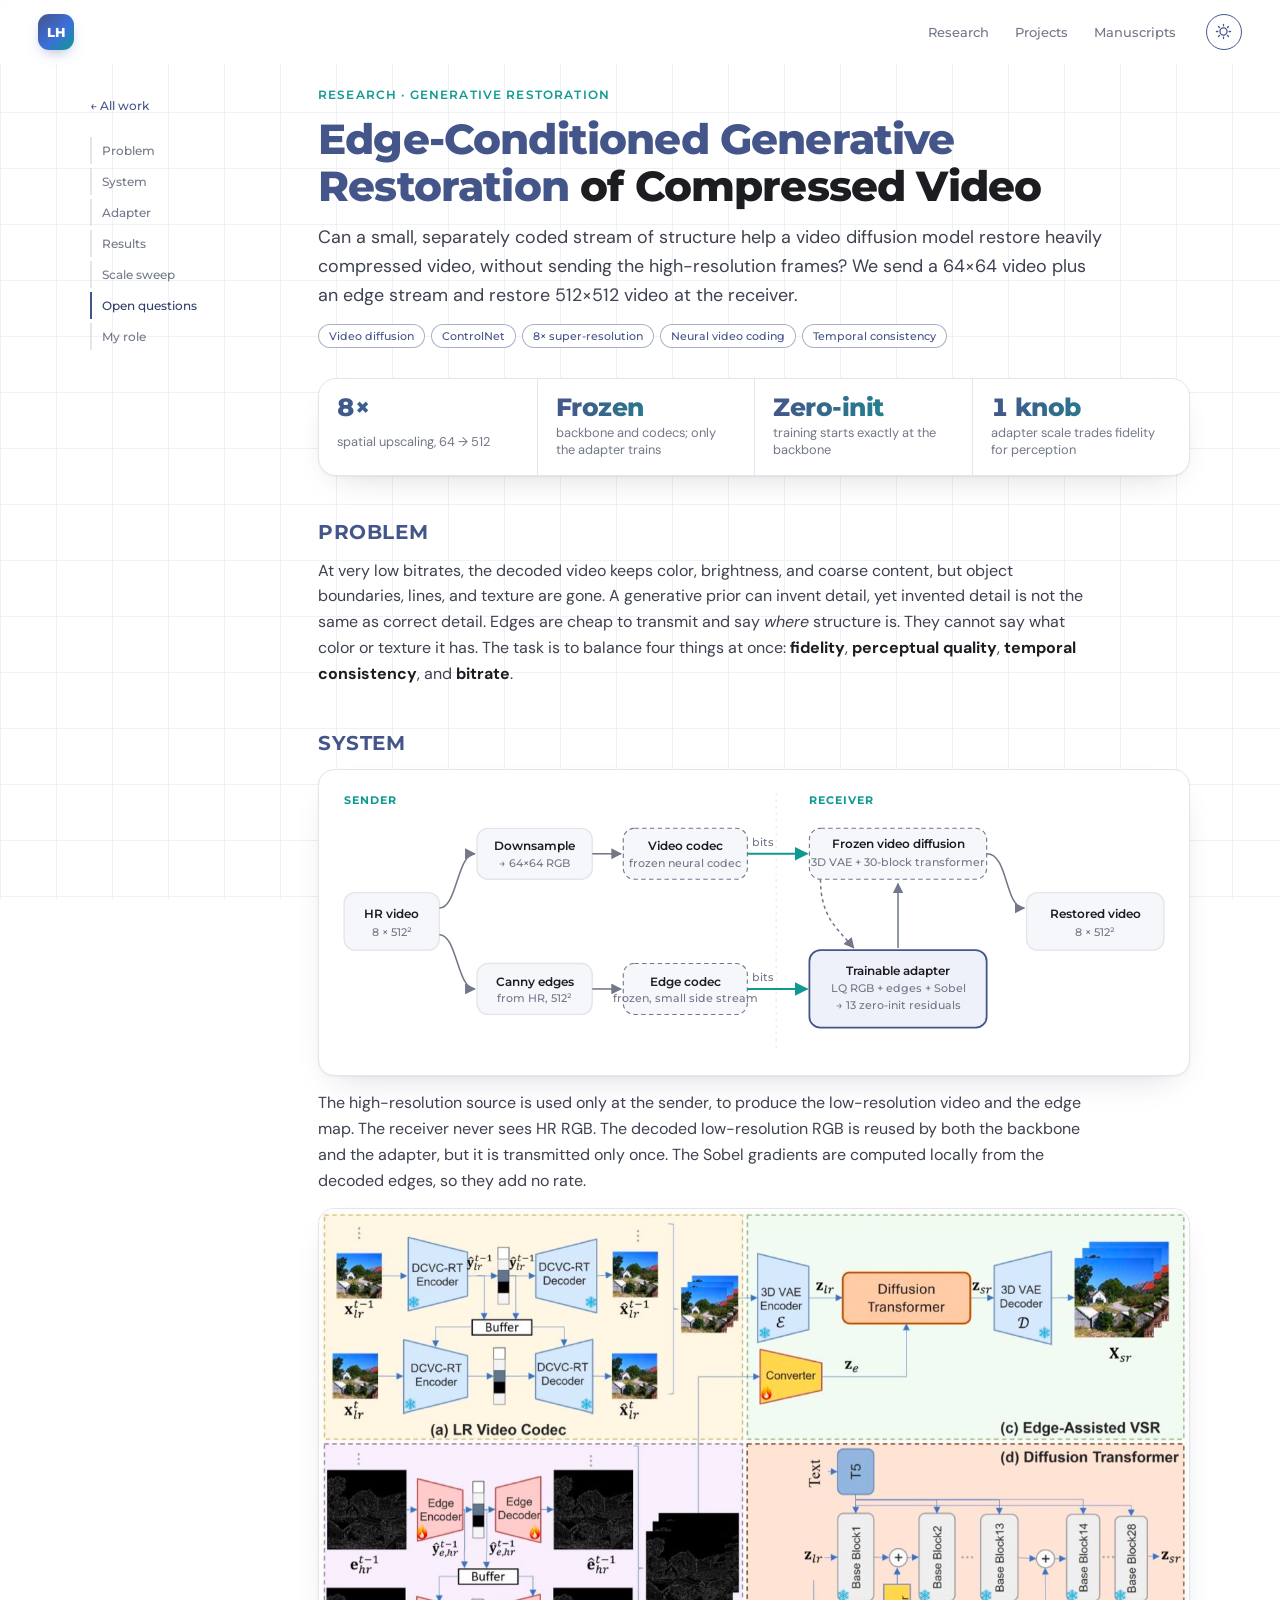
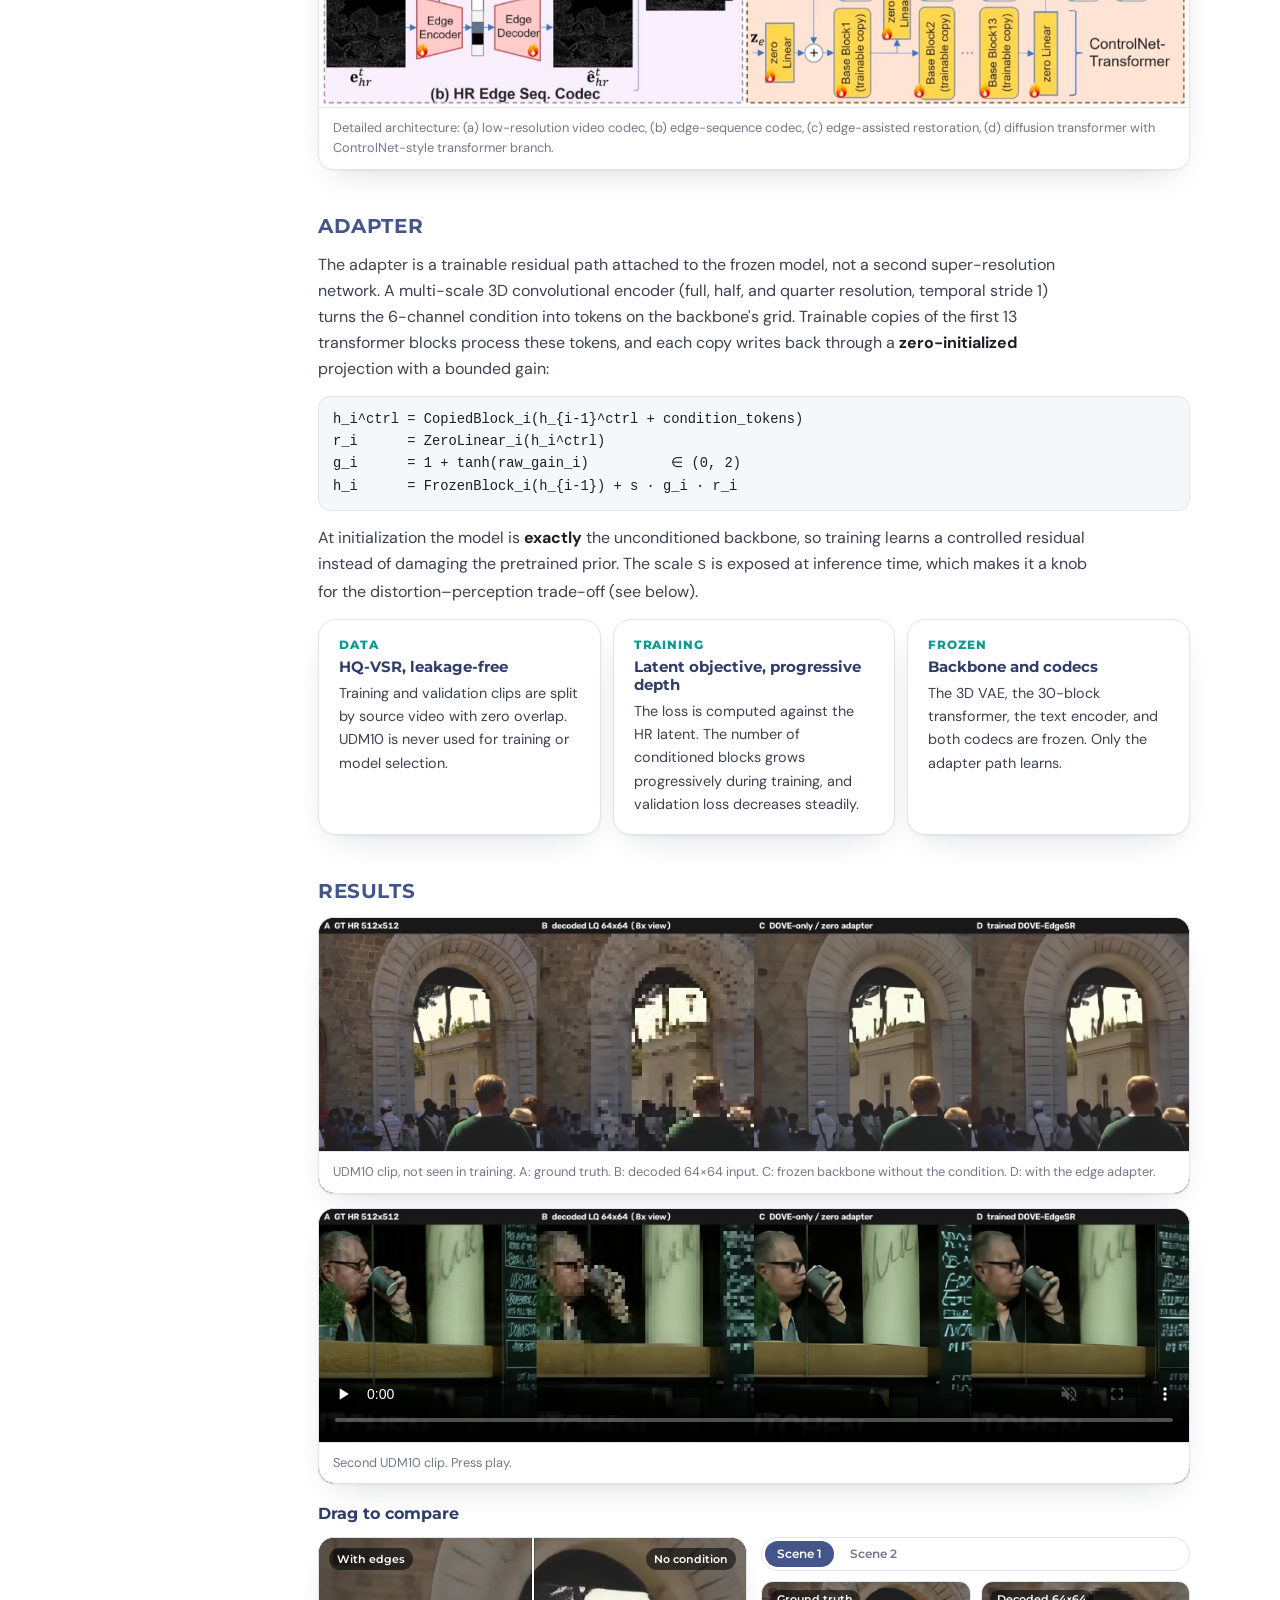
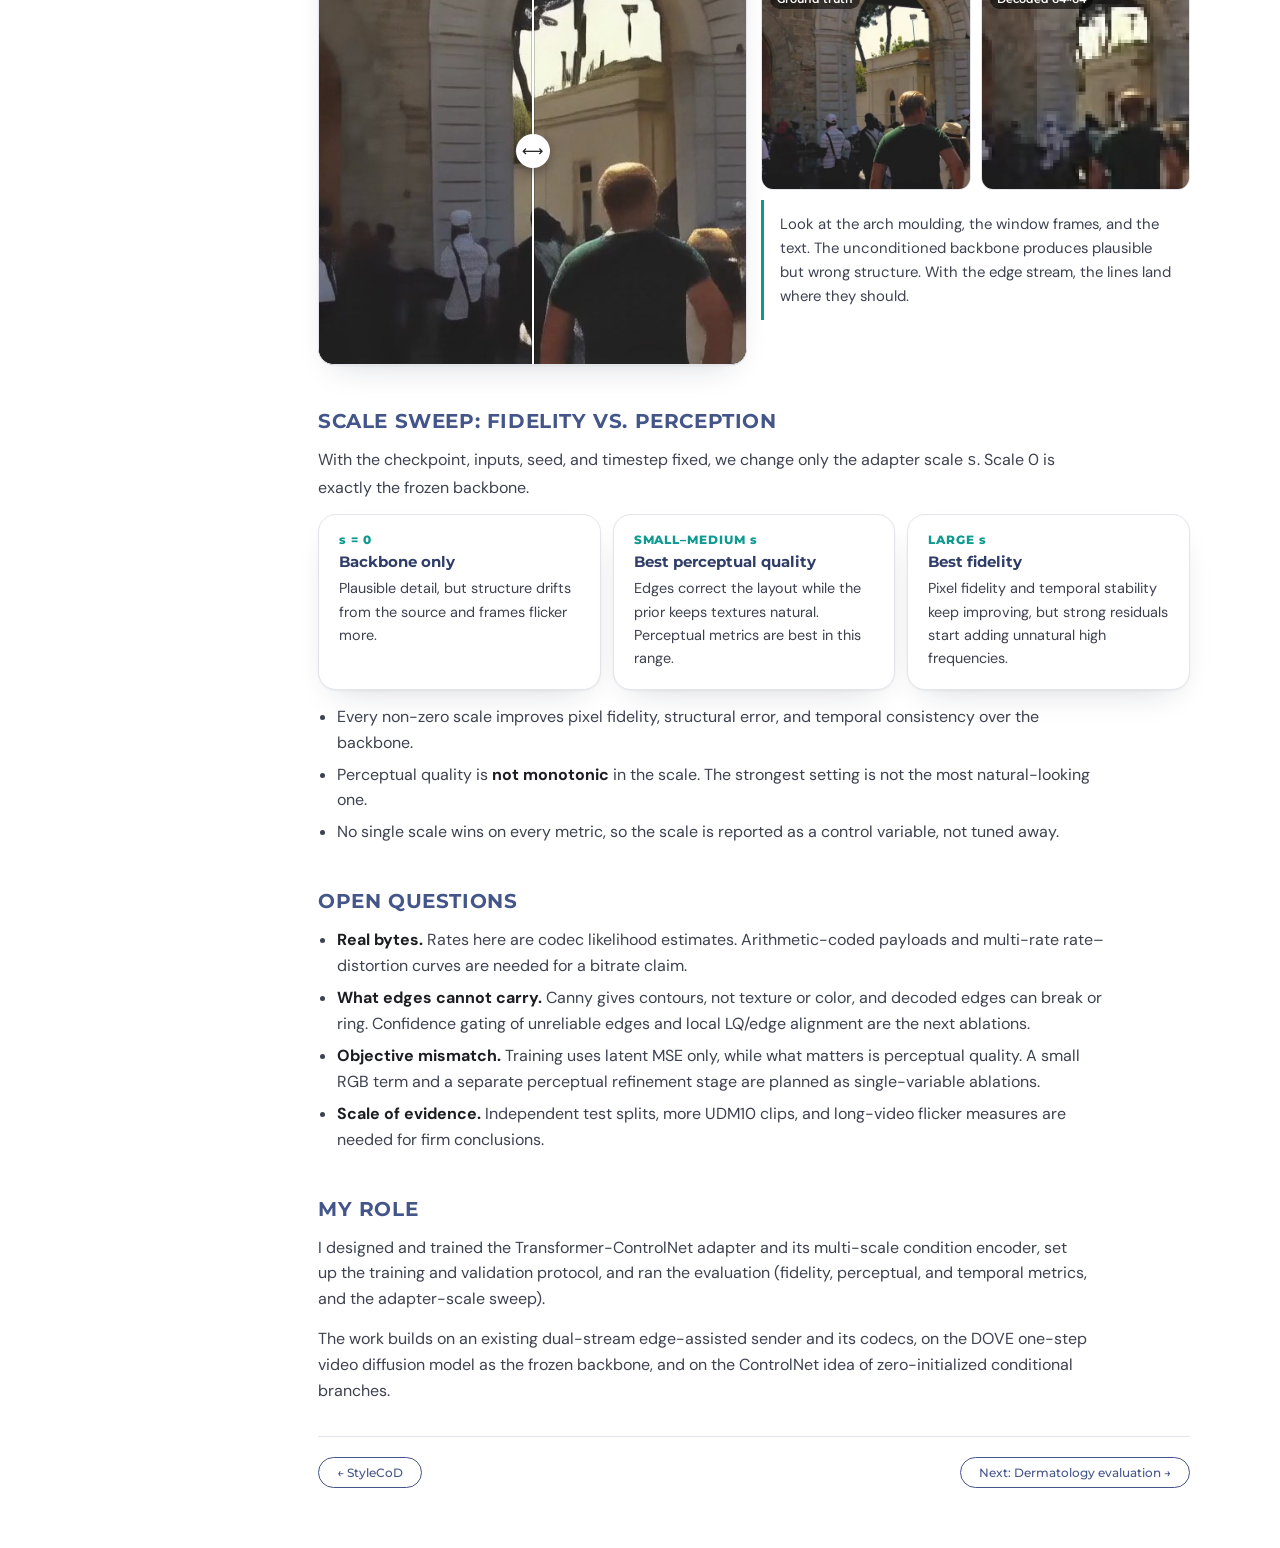
<file: research/video-restoration/index.html>
<!doctype html>
<html lang="en">
<head>
<meta charset="utf-8">
<meta name="viewport" content="width=device-width, initial-scale=1, viewport-fit=cover">
<title>Edge-Conditioned Video Restoration · Lintong Han</title>
<meta name="description" content="Edge-conditioned generative restoration of compressed video: a ControlNet-style adapter on a frozen video diffusion transformer.">
<link rel="icon" href="../../assets/img/favicon.svg" type="image/svg+xml">
<link rel="preconnect" href="https://fonts.googleapis.com">
<link rel="preconnect" href="https://fonts.gstatic.com" crossorigin>
<link rel="stylesheet" href="https://fonts.googleapis.com/css2?family=Montserrat:wght@500;600;700;800&family=DM+Sans:opsz,wght@9..40,400;9..40,500;9..40,700&display=swap">
<link rel="stylesheet" href="../../assets/css/page.css">
<style>
  .flow { background: var(--surface); border: .5px solid var(--line); border-radius: 16px; padding: 14px; box-shadow: var(--shadow); }
  .flow svg { width: 100%; height: auto; display: block; }
  .flow .box { fill: var(--surface-2); stroke: var(--line); stroke-width: 1.2; }
  .flow .frz { fill: var(--surface-2); stroke: var(--muted); stroke-dasharray: 4 3; }
  .flow .trn { fill: var(--navy-soft); stroke: var(--navy); stroke-width: 1.6; }
  .flow .bit { fill: none; stroke: var(--teal); stroke-width: 1.6; }
  .flow text { font: 600 11px var(--head); fill: var(--ink); }
  .flow .s { font: 500 9.5px var(--head); fill: var(--muted); }
  .flow .lane { font: 700 10px var(--head); fill: var(--teal); letter-spacing: .08em; }
  .flow .ar { stroke: var(--muted); stroke-width: 1.4; fill: none; marker-end: url(#ah); }
  .flow .arT { stroke: var(--teal); stroke-width: 1.8; fill: none; marker-end: url(#ahT); }
  .flow .div { stroke: var(--line); stroke-width: 1; stroke-dasharray: 2 4; }
</style>
<script>try{const t=localStorage.getItem('lh-theme');if(t)document.documentElement.dataset.theme=t;}catch(e){}</script>
</head>
<body>
<header class="topbar">
  <a class="logo" href="../../" aria-label="Lintong Han, home"><span>LH</span></a>
  <nav aria-label="Site"><a href="../../#research">Research</a><a href="../../#projects">Projects</a><a href="../../#manuscripts">Manuscripts</a></nav>
  <button class="theme" id="theme" type="button" aria-label="Toggle dark mode"><svg viewBox="0 0 24 24" width="17" height="17" aria-hidden="true"><path class="sun" d="M12 4V2m0 20v-2m8-8h2M2 12h2m13.66-5.66 1.41-1.41M4.93 19.07l1.41-1.41m0-11.32L4.93 4.93m14.14 14.14-1.41-1.41M12 7a5 5 0 1 0 0 10 5 5 0 0 0 0-10Z" fill="none" stroke="currentColor" stroke-width="1.8" stroke-linecap="round"/><path class="moon" d="M20 14.5A8 8 0 0 1 9.5 4a8 8 0 1 0 10.5 10.5Z" fill="none" stroke="currentColor" stroke-width="1.8" stroke-linejoin="round"/></svg></button>
</header>

<div class="page">
  <nav class="toc" aria-label="On this page">
    <a class="back" href="../../#research">← All work</a>
    <a href="#problem">Problem</a>
    <a href="#system">System</a>
    <a href="#adapter">Adapter</a>
    <a href="#results">Results</a>
    <a href="#scale">Scale sweep</a>
    <a href="#open">Open questions</a>
    <a href="#role">My role</a>
  </nav>

  <article class="article">
    <header class="head">
      <p class="kick">Research · Generative restoration</p>
      <h1><span class="key">Edge-Conditioned Generative Restoration</span> of Compressed Video</h1>
      <p class="lead">Can a small, separately coded stream of structure help a video diffusion model restore heavily compressed video, without sending the high-resolution frames? We send a 64×64 video plus an edge stream and restore 512×512 video at the receiver.</p>
      <div class="tags"><span class="tag">Video diffusion</span><span class="tag">ControlNet</span><span class="tag">8× super-resolution</span><span class="tag">Neural video coding</span><span class="tag">Temporal consistency</span></div>
    </header>

    <div class="stats" role="list">
      <div role="listitem"><b>8×</b><span>spatial upscaling, 64 → 512</span></div>
      <div role="listitem"><b>Frozen</b><span>backbone and codecs; only the adapter trains</span></div>
      <div role="listitem"><b>Zero-init</b><span>training starts exactly at the backbone</span></div>
      <div role="listitem"><b>1 knob</b><span>adapter scale trades fidelity for perception</span></div>
    </div>

    <section class="sec" id="problem">
      <h2>Problem</h2>
      <p>At very low bitrates, the decoded video keeps color, brightness, and coarse content, but object boundaries, lines, and texture are gone. A generative prior can invent detail, yet invented detail is not the same as correct detail. Edges are cheap to transmit and say <i>where</i> structure is. They cannot say what color or texture it has. The task is to balance four things at once: <b>fidelity</b>, <b>perceptual quality</b>, <b>temporal consistency</b>, and <b>bitrate</b>.</p>
    </section>

    <section class="sec" id="system">
      <h2>System</h2>
      <div class="flow">
        <svg viewBox="0 0 760 250" role="img" aria-label="Sender sends a compressed low-resolution video and a compressed edge stream; receiver uses a frozen video diffusion model with a trainable adapter">
          <defs>
            <marker id="ah" viewBox="0 0 10 10" refX="9" refY="5" markerWidth="7" markerHeight="7" orient="auto-start-reverse"><path d="M0 0L10 5L0 10z" fill="var(--muted)"/></marker>
            <marker id="ahT" viewBox="0 0 10 10" refX="9" refY="5" markerWidth="7" markerHeight="7" orient="auto-start-reverse"><path d="M0 0L10 5L0 10z" fill="var(--teal)"/></marker>
          </defs>
          <text class="lane" x="10" y="18">SENDER</text>
          <text class="lane" x="430" y="18">RECEIVER</text>
          <line class="div" x1="400" y1="8" x2="400" y2="242"/>
          <rect class="box" x="10" y="98" width="86" height="52" rx="10"/><text x="53" y="121" text-anchor="middle">HR video</text><text class="s" x="53" y="137" text-anchor="middle">8 × 512²</text>
          <rect class="box" x="130" y="40" width="104" height="46" rx="10"/><text x="182" y="60" text-anchor="middle">Downsample</text><text class="s" x="182" y="75" text-anchor="middle">→ 64×64 RGB</text>
          <rect class="box" x="130" y="162" width="104" height="46" rx="10"/><text x="182" y="182" text-anchor="middle">Canny edges</text><text class="s" x="182" y="197" text-anchor="middle">from HR, 512²</text>
          <rect class="frz" x="262" y="40" width="112" height="46" rx="10"/><text x="318" y="60" text-anchor="middle">Video codec</text><text class="s" x="318" y="75" text-anchor="middle">frozen neural codec</text>
          <rect class="frz" x="262" y="162" width="112" height="46" rx="10"/><text x="318" y="182" text-anchor="middle">Edge codec</text><text class="s" x="318" y="197" text-anchor="middle">frozen, small side stream</text>
          <path class="ar" d="M96 112 C112 112 112 63 128 63"/><path class="ar" d="M96 136 C112 136 112 185 128 185"/>
          <path class="ar" d="M234 63 H260"/><path class="ar" d="M234 185 H260"/>
          <path class="arT" d="M374 63 H428"/><path class="arT" d="M374 185 H428"/>
          <text class="s" x="388" y="56" text-anchor="middle">bits</text><text class="s" x="388" y="178" text-anchor="middle">bits</text>
          <rect class="frz" x="430" y="40" width="160" height="46" rx="10"/><text x="510" y="58" text-anchor="middle">Frozen video diffusion</text><text class="s" x="510" y="74" text-anchor="middle">3D VAE + 30-block transformer</text>
          <rect class="trn" x="430" y="150" width="160" height="70" rx="10"/><text x="510" y="172" text-anchor="middle">Trainable adapter</text><text class="s" x="510" y="188" text-anchor="middle">LQ RGB + edges + Sobel</text><text class="s" x="510" y="203" text-anchor="middle">→ 13 zero-init residuals</text>
          <path class="ar" d="M510 148 V90"/>
          <path class="ar" d="M440 86 C440 120 455 130 470 148" style="stroke-dasharray:3 3"/>
          <rect class="box" x="626" y="98" width="124" height="52" rx="10"/><text x="688" y="121" text-anchor="middle">Restored video</text><text class="s" x="688" y="137" text-anchor="middle">8 × 512²</text>
          <path class="ar" d="M590 63 C610 63 606 112 624 112"/>
        </svg>
      </div>
      <p>The high-resolution source is used only at the sender, to produce the low-resolution video and the edge map. The receiver never sees HR RGB. The decoded low-resolution RGB is reused by both the backbone and the adapter, but it is transmitted only once. The Sobel gradients are computed locally from the decoded edges, so they add no rate.</p>
      <figure class="fig"><img src="../../assets/img/dove-arch.jpg" alt="Detailed architecture: LR video codec, HR edge sequence codec, edge-assisted VSR with diffusion transformer and ControlNet-transformer" width="1600" height="916" loading="lazy"><figcaption>Detailed architecture: (a) low-resolution video codec, (b) edge-sequence codec, (c) edge-assisted restoration, (d) diffusion transformer with ControlNet-style transformer branch.</figcaption></figure>
    </section>

    <section class="sec" id="adapter">
      <h2>Adapter</h2>
      <p>The adapter is a trainable residual path attached to the frozen model, not a second super-resolution network. A multi-scale 3D convolutional encoder (full, half, and quarter resolution, temporal stride 1) turns the 6-channel condition into tokens on the backbone's grid. Trainable copies of the first 13 transformer blocks process these tokens, and each copy writes back through a <b>zero-initialized</b> projection with a bounded gain:</p>
      <div class="eq">h_i^ctrl = CopiedBlock_i(h_{i-1}^ctrl + condition_tokens)
r_i      = ZeroLinear_i(h_i^ctrl)
g_i      = 1 + tanh(raw_gain_i)          ∈ (0, 2)
h_i      = FrozenBlock_i(h_{i-1}) + s · g_i · r_i</div>
      <p>At initialization the model is <b>exactly</b> the unconditioned backbone, so training learns a controlled residual instead of damaging the pretrained prior. The scale <code>s</code> is exposed at inference time, which makes it a knob for the distortion–perception trade-off (see below).</p>
      <div class="three">
        <div class="card"><span class="num">DATA</span><b>HQ-VSR, leakage-free</b><p>Training and validation clips are split by source video with zero overlap. UDM10 is never used for training or model selection.</p></div>
        <div class="card"><span class="num">TRAINING</span><b>Latent objective, progressive depth</b><p>The loss is computed against the HR latent. The number of conditioned blocks grows progressively during training, and validation loss decreases steadily.</p></div>
        <div class="card"><span class="num">FROZEN</span><b>Backbone and codecs</b><p>The 3D VAE, the 30-block transformer, the text encoder, and both codecs are frozen. Only the adapter path learns.</p></div>
      </div>
    </section>

    <section class="sec" id="results">
      <h2>Results</h2>
      <figure class="fig dark"><video src="media/udm101.mp4" poster="media/poster1.jpg" autoplay muted loop playsinline preload="metadata" width="2048" height="548"></video><figcaption>UDM10 clip, not seen in training. A: ground truth. B: decoded 64×64 input. C: frozen backbone without the condition. D: with the edge adapter.</figcaption></figure>
      <figure class="fig dark"><video src="media/udm102.mp4" poster="media/poster2.jpg" muted loop playsinline preload="none" controls width="2048" height="548"></video><figcaption>Second UDM10 clip. Press play.</figcaption></figure>

      <h3>Drag to compare</h3>
      <div class="cmp-grid" data-scenes>
        <div class="compare" style="--pos:50%">
          <img data-base="media/base" src="media/base1.jpg" alt="Restoration without edge condition" width="512" height="510">
          <img class="top" data-base="media/edge" src="media/edge1.jpg" alt="Restoration with edge condition" width="512" height="510">
          <span class="handle" aria-hidden="true"></span>
          <span class="lab l">With edges</span><span class="lab r">No condition</span>
          <input type="range" min="0" max="100" value="50" aria-label="Comparison slider: with edges versus no condition">
        </div>
        <div class="cmp-side">
          <div class="seg" role="group" aria-label="Scene"><button type="button" data-scene="1" aria-pressed="true">Scene 1</button><button type="button" data-scene="2" aria-pressed="false">Scene 2</button></div>
          <div class="mini">
            <figure><img data-base="media/gt" src="media/gt1.jpg" alt="Ground truth" width="512" height="510"><span>Ground truth</span></figure>
            <figure><img data-base="media/lq" src="media/lq1.jpg" alt="Decoded low-resolution input" width="512" height="510"><span>Decoded 64×64</span></figure>
          </div>
          <p class="callout-note">Look at the arch moulding, the window frames, and the text. The unconditioned backbone produces plausible but wrong structure. With the edge stream, the lines land where they should.</p>
        </div>
      </div>
    </section>

    <section class="sec" id="scale">
      <h2>Scale sweep: fidelity vs. perception</h2>
      <p>With the checkpoint, inputs, seed, and timestep fixed, we change only the adapter scale <code>s</code>. Scale 0 is exactly the frozen backbone.</p>
      <div class="three">
        <div class="card"><span class="num">s = 0</span><b>Backbone only</b><p>Plausible detail, but structure drifts from the source and frames flicker more.</p></div>
        <div class="card"><span class="num">SMALL–MEDIUM s</span><b>Best perceptual quality</b><p>Edges correct the layout while the prior keeps textures natural. Perceptual metrics are best in this range.</p></div>
        <div class="card"><span class="num">LARGE s</span><b>Best fidelity</b><p>Pixel fidelity and temporal stability keep improving, but strong residuals start adding unnatural high frequencies.</p></div>
      </div>
      <ul>
        <li>Every non-zero scale improves pixel fidelity, structural error, and temporal consistency over the backbone.</li>
        <li>Perceptual quality is <b>not monotonic</b> in the scale. The strongest setting is not the most natural-looking one.</li>
        <li>No single scale wins on every metric, so the scale is reported as a control variable, not tuned away.</li>
      </ul>
    </section>

    <section class="sec" id="open">
      <h2>Open questions</h2>
      <ul>
        <li><b>Real bytes.</b> Rates here are codec likelihood estimates. Arithmetic-coded payloads and multi-rate rate–distortion curves are needed for a bitrate claim.</li>
        <li><b>What edges cannot carry.</b> Canny gives contours, not texture or color, and decoded edges can break or ring. Confidence gating of unreliable edges and local LQ/edge alignment are the next ablations.</li>
        <li><b>Objective mismatch.</b> Training uses latent MSE only, while what matters is perceptual quality. A small RGB term and a separate perceptual refinement stage are planned as single-variable ablations.</li>
        <li><b>Scale of evidence.</b> Independent test splits, more UDM10 clips, and long-video flicker measures are needed for firm conclusions.</li>
      </ul>
    </section>

    <section class="sec" id="role">
      <h2>My role</h2>
      <p>I designed and trained the Transformer-ControlNet adapter and its multi-scale condition encoder, set up the training and validation protocol, and ran the evaluation (fidelity, perceptual, and temporal metrics, and the adapter-scale sweep).</p>
      <p>The work builds on an existing dual-stream edge-assisted sender and its codecs, on the DOVE one-step video diffusion model as the frozen backbone, and on the ControlNet idea of zero-initialized conditional branches.</p>
    </section>

    <div class="next">
      <a class="pill" href="../stylecod/">← StyleCoD</a>
      <a class="pill" href="../dermatology/">Next: Dermatology evaluation →</a>
    </div>
  </article>
</div>

<script src="../../assets/js/page.js" defer></script>
</body>
</html>
</file>
<file: assets/css/style.css>
/* Lintong Han: research homepage.
   Layout: graph-paper background; sticky profile column on the left;
   reading column on the right with filterable publication rows (text + figure)
   and a two-column project grid. */

:root {
  --bg: #ffffff;
  --grid: #f0f1f4;
  --surface: #ffffff;
  --surface-2: #f6f7fa;
  --ink: #1c1d21;
  --ink-2: #3d4150;
  --muted: #727889;
  --line: #e3e5eb;
  --navy: #44558a;
  --navy-ink: #2f3d68;
  --navy-soft: #eef1f9;
  --teal: #0f9a91;
  --hl: #dfe5ff;
  --shadow: 0 1px 2px rgba(25, 30, 60, .05), 0 14px 34px -18px rgba(25, 30, 60, .22);
  --head: "Montserrat", system-ui, sans-serif;
  --body: "DM Sans", system-ui, -apple-system, "Segoe UI", sans-serif;
  color-scheme: light;
}
@media (prefers-color-scheme: dark) {
  :root:not([data-theme="light"]) {
    --bg: #0f1116; --grid: #171a22; --surface: #151821; --surface-2: #1b1f2a; --ink: #ecedf1; --ink-2: #c5c8d3;
    --muted: #8d93a5; --line: #272b38; --navy: #9fb0ec; --navy-ink: #c3cef7; --navy-soft: #1c2238; --teal: #3fd0c5;
    --hl: #2a3360; --shadow: 0 1px 2px rgba(0,0,0,.3), 0 18px 40px -20px rgba(0,0,0,.7); color-scheme: dark;
  }
}
:root[data-theme="dark"] {
  --bg: #0f1116; --grid: #171a22; --surface: #151821; --surface-2: #1b1f2a; --ink: #ecedf1; --ink-2: #c5c8d3;
  --muted: #8d93a5; --line: #272b38; --navy: #9fb0ec; --navy-ink: #c3cef7; --navy-soft: #1c2238; --teal: #3fd0c5;
  --hl: #2a3360; --shadow: 0 1px 2px rgba(0,0,0,.3), 0 18px 40px -20px rgba(0,0,0,.7); color-scheme: dark;
}

* { box-sizing: border-box; }
html { scroll-behavior: smooth; scroll-padding-top: 76px; }
body {
  margin: 0; color: var(--ink); font: 400 16px/1.62 var(--body); -webkit-font-smoothing: antialiased;
  background-color: var(--bg);
  background-image: linear-gradient(to right, var(--grid) 1px, transparent 1px), linear-gradient(var(--grid) 1px, transparent 1px);
  background-size: 56px 56px; background-attachment: fixed;
}
img { display: block; max-width: 100%; height: auto; }
a { color: inherit; }
h1, h2, h3 { margin: 0; text-wrap: balance; }
p { margin: 0; }
.skip { position: absolute; left: -999px; top: 8px; background: var(--ink); color: var(--bg); padding: 8px 12px; border-radius: 8px; z-index: 100; }
.skip:focus { left: 8px; }
:focus-visible { outline: 2px solid var(--navy); outline-offset: 3px; border-radius: 6px; }

/* ---------- top bar ---------- */
.topbar { position: sticky; top: 0; z-index: 40; display: flex; align-items: center; gap: 18px; height: 64px; padding: 0 max(16px, 3vw);
  background: color-mix(in srgb, var(--bg) 78%, transparent); backdrop-filter: blur(12px) saturate(1.3); -webkit-backdrop-filter: blur(12px) saturate(1.3); border-bottom: 1px solid transparent; transition: border-color .2s; }
.topbar.scrolled { border-color: var(--line); }
.logo { text-decoration: none; }
.logo span { display: grid; place-items: center; width: 36px; height: 36px; border-radius: 11px; font: 800 13px var(--head); color: #fff; letter-spacing: .02em;
  background: linear-gradient(135deg, #44558a, #3b6fd8 55%, #0f9a91); box-shadow: 0 6px 16px -8px rgba(59, 80, 170, .8); }
.topbar nav { margin-left: auto; display: flex; gap: 2px; }
.topbar nav a { text-decoration: none; font: 500 .82rem var(--head); color: var(--muted); padding: 7px 12px; border-radius: 999px; transition: color .2s, background .2s; }
.topbar nav a:hover, .topbar nav a.active { color: var(--navy-ink); background: var(--navy-soft); }
.theme { width: 36px; height: 36px; border-radius: 999px; border: .5px solid var(--navy); background: var(--surface); color: var(--navy); display: grid; place-items: center; cursor: pointer; }
.theme .moon { display: none; }
:root[data-theme="dark"] .theme .sun { display: none; }
:root[data-theme="dark"] .theme .moon { display: block; }
@media (prefers-color-scheme: dark) { :root:not([data-theme="light"]) .theme .sun { display: none; } :root:not([data-theme="light"]) .theme .moon { display: block; } }

/* ---------- layout ---------- */
.layout { width: min(1240px, 100% - 32px); margin: 0 auto; display: grid; grid-template-columns: 280px minmax(0, 1fr); gap: clamp(32px, 5vw, 72px); padding: 28px 0 40px; }
.side { position: sticky; top: 92px; align-self: start; display: grid; gap: 10px; }
.avatar { position: relative; aspect-ratio: 1; border-radius: 22px; overflow: hidden; background: radial-gradient(120% 90% at 85% 10%, #3b5bd8 0%, transparent 55%), radial-gradient(90% 80% at 10% 100%, #0f9a91 0%, transparent 60%), #141a33; box-shadow: var(--shadow); margin-bottom: 14px; }
.avatar canvas { position: absolute; inset: 0; width: 100%; height: 100%; }
.avatar-cap { position: absolute; left: 14px; bottom: 11px; font: 500 .66rem var(--head); letter-spacing: .08em; text-transform: uppercase; color: rgba(255,255,255,.55); }
.side h1 { font: 800 clamp(2rem, 3.2vw, 2.45rem)/1.05 var(--head); letter-spacing: -.02em; }
.degree { font-size: 1.02rem; color: var(--ink-2); }
.hashtags { font-size: 1.02rem; line-height: 1.45; color: var(--muted); margin-top: 2px; }
.side-links { display: flex; flex-wrap: wrap; gap: 8px; margin-top: 10px; }
.pill { display: inline-flex; align-items: center; justify-content: center; text-decoration: none; font: 500 .78rem var(--head); color: var(--navy); border: .5px solid var(--navy); background: color-mix(in srgb, var(--surface) 70%, transparent); border-radius: 24px; padding: 7px 18px; transition: background .2s, color .2s, transform .2s; }
.pill:hover { background: var(--navy); color: var(--bg); transform: translateY(-1px); }
.pill.sm { padding: 5px 13px; font-size: .72rem; }

/* ---------- main ---------- */
.main { min-width: 0; display: grid; gap: 28px; }
.intro { display: grid; gap: 18px; font-size: 1.06rem; color: var(--ink-2); }
.intro b { color: var(--ink); font-weight: 700; }
.hl { color: var(--navy-ink); font-weight: 700; background: linear-gradient(transparent 60%, var(--hl) 60%); }
.callout { border: .5px solid var(--line); background: color-mix(in srgb, var(--surface) 85%, transparent); border-radius: 18px; padding: 18px 22px; font-size: .95rem; color: var(--ink-2); box-shadow: var(--shadow); }
.callout span { color: var(--teal); }
.block { display: grid; gap: 14px; padding-top: 18px; }
.block h2 { font: 700 1.5rem/1.1 var(--head); color: var(--navy); text-transform: uppercase; letter-spacing: .02em; }
.sub { font: 500 .7rem var(--head); text-transform: uppercase; letter-spacing: .06em; color: var(--muted); margin-top: -8px; }

/* filter chips */
.filters { display: flex; flex-wrap: wrap; gap: 7px; margin: 4px 0 6px; }
.chip { font: 500 .74rem var(--head); color: var(--navy); background: var(--surface); border: .5px solid color-mix(in srgb, var(--navy) 55%, transparent); border-radius: 999px; padding: 6px 13px; cursor: pointer; transition: background .2s, color .2s, box-shadow .2s; }
.chip:hover { box-shadow: 0 0 0 3px var(--navy-soft); }
.chip.on { background: var(--navy); color: var(--bg); border-color: var(--navy); }

/* publication rows */
.list { display: grid; gap: 16px; }
.pub { display: grid; grid-template-columns: minmax(0, 1fr) minmax(0, 1fr); gap: 22px; align-items: center; background: var(--surface); border: .5px solid var(--line); border-radius: 20px; padding: 22px 22px 22px 26px; box-shadow: var(--shadow); transition: transform .25s, box-shadow .25s, border-color .25s, opacity .3s; }
.pub:hover { transform: translateY(-3px); border-color: color-mix(in srgb, var(--navy) 40%, var(--line)); }
.pub-text { display: grid; gap: 10px; align-content: start; min-width: 0; }
.pub h3 { font: 600 1.02rem/1.38 var(--head); color: var(--navy-ink); }
.pub h3 .key { font-weight: 800; color: var(--navy); }
.authors { font-size: .95rem; color: var(--ink-2); }
.authors b { color: var(--ink); }
.desc { font-size: .9rem; color: var(--muted); }
.tags { display: flex; flex-wrap: wrap; gap: 6px; }
.tag { font: 500 .68rem var(--head); color: var(--navy); border: .5px solid color-mix(in srgb, var(--navy) 45%, transparent); border-radius: 999px; padding: 4px 10px; background: var(--surface); }
.tag.strong { background: var(--navy); color: var(--bg); border-color: var(--navy); }
.links { display: flex; gap: 6px; flex-wrap: wrap; }
.thumb { margin: 0; border: .5px solid var(--line); border-radius: 14px; overflow: hidden; background: #fff; display: grid; align-content: center; min-height: 100%; }
.thumb img { width: 100%; }
.thumb.dark { background: #0d0f16; }
.thumb figcaption { font-size: .66rem; color: #7a7f8e; padding: 6px 10px; background: #fff; border-top: .5px solid #e7e8ec; }
.pub.hide, .proj.hide { display: none; }

/* project grid */
.grid { display: grid; grid-template-columns: repeat(2, minmax(0, 1fr)); gap: 16px; }
.proj { background: var(--surface); border: .5px solid var(--line); border-radius: 20px; padding: 18px 20px 20px; display: grid; gap: 10px; align-content: start; box-shadow: var(--shadow); transition: transform .25s, border-color .25s; }
.proj:hover { transform: translateY(-3px); border-color: color-mix(in srgb, var(--navy) 40%, var(--line)); }
.pthumb { margin: 0 0 4px; aspect-ratio: 16 / 7; border-radius: 12px; overflow: hidden; background: #fff; border: .5px solid var(--line); display: grid; place-items: center; padding: 6px; }
.pthumb img { width: 100%; height: 100%; object-fit: contain; transition: transform .5s; }
.proj:hover .pthumb img { transform: scale(1.04); }
.proj-head { display: flex; align-items: center; justify-content: space-between; gap: 10px; flex-wrap: wrap; }
.proj h3 { font: 700 1rem/1.3 var(--head); color: var(--navy-ink); }
.proj p { font-size: .9rem; color: var(--ink-2); }
.proj .with { font-size: .84rem; color: var(--muted); }

/* background */
.bg-grid { display: grid; grid-template-columns: repeat(2, minmax(0, 1fr)); gap: 16px; }
.bg-card { background: var(--surface); border: .5px solid var(--line); border-radius: 20px; padding: 20px 22px; box-shadow: var(--shadow); }
.bg-card h3 { font: 700 .8rem var(--head); text-transform: uppercase; letter-spacing: .06em; color: var(--teal); margin-bottom: 10px; }
.bg-card ul { list-style: none; margin: 0; padding: 0; display: grid; gap: 12px; }
.bg-card li { font-size: .93rem; display: grid; }
.bg-card li span { font-size: .84rem; color: var(--muted); }

.footer { display: flex; flex-wrap: wrap; justify-content: space-between; gap: 6px 20px; font-size: .78rem; color: var(--muted); border-top: .5px solid var(--line); padding-top: 18px; margin-top: 16px; }

/* entrance */
.fade { animation: fade .7s cubic-bezier(.2, .7, .2, 1) both; }
@keyframes fade { from { opacity: 0; transform: translateY(10px); } }

/* ---------- responsive ---------- */
@media (max-width: 980px) {
  .layout { grid-template-columns: minmax(0, 1fr); }
  .side { position: static; grid-template-columns: 150px minmax(0, 1fr); column-gap: 22px; align-items: center; }
  .avatar { grid-row: 1 / span 5; margin: 0; border-radius: 18px; }
  .avatar-cap { display: none; }
}
@media (max-width: 760px) {
  .pub { grid-template-columns: minmax(0, 1fr); padding: 18px; }
  .thumb { order: -1; }
  .grid, .bg-grid { grid-template-columns: minmax(0, 1fr); }
  .topbar nav a { padding: 7px 9px; font-size: .76rem; }
}
@media (max-width: 520px) {
  .side { grid-template-columns: 104px minmax(0, 1fr); column-gap: 16px; }
  .avatar { grid-row: 1 / span 3; }
  .hashtags, .side-links { grid-column: 1 / -1; }
  .topbar nav { display: none; }
  .theme { margin-left: auto; }
}
@media (prefers-reduced-motion: reduce) {
  html { scroll-behavior: auto; }
  .fade { animation: none; }
  * { transition: none !important; }
}

/* research feature: wider media column with two stacked figures */
.pub.res { grid-template-columns: minmax(0, 5fr) minmax(0, 6fr); align-items: start; }
.res-media { display: grid; gap: 10px; min-width: 0; }
.res-media .thumb { min-height: 0; }
.thumb.dark figcaption { background: #0d0f16; color: #9aa0b4; border-top-color: #222633; }
@media (max-width: 760px) { .pub.res { grid-template-columns: minmax(0, 1fr); } .pub.res .res-media { order: -1; } }

/* research sub-grid under the featured research card */
.res-grid { margin-top: 2px; }
.res-grid .links { margin-top: 2px; }
.pthumb.dark { background: #0b0d13; }

/* GEO-Loop editions on the project card */
.eds { display: grid; grid-template-columns: 1fr 1fr; gap: 8px; }
.ed-mini { background: var(--surface-2); border: .5px solid var(--line); border-radius: 12px; padding: 9px 11px; display: grid; gap: 2px; }
.ed-mini b { font: 700 .76rem var(--head); color: var(--navy-ink); }
.ed-mini span { font-size: .78rem; color: var(--muted); line-height: 1.4; }
@media (max-width: 520px) { .eds { grid-template-columns: 1fr; } }

/* single Projects section: featured card above the grid */
.all-projects { display: grid; gap: 16px; }

/* research interests block inside the intro */
.interests { display: grid; gap: 10px; background: var(--surface); border: .5px solid var(--line); border-radius: 18px; padding: 16px 20px; box-shadow: var(--shadow); }
.interests h2 { font: 700 .78rem var(--head); text-transform: uppercase; letter-spacing: .08em; color: var(--teal); }
.interests ul { list-style: none; margin: 0; padding: 0; display: grid; grid-template-columns: repeat(3, minmax(0, 1fr)); gap: 8px; }
.interests li { background: var(--navy-soft); border-radius: 12px; padding: 10px 12px; font: 600 .86rem/1.35 var(--head); color: var(--navy-ink); }
.interests li b { font-weight: 700; }
.interests p { font-size: .9rem; color: var(--muted); display: flex; flex-wrap: wrap; align-items: center; gap: 6px; }
.interests p span { font: 600 .74rem var(--head); color: var(--navy); border: .5px solid var(--navy); border-radius: 999px; padding: 3px 10px; }
@media (max-width: 680px) { .interests ul { grid-template-columns: minmax(0, 1fr); } }

/* reports list */
.reps { display: grid; gap: 10px; }
.rep { display: grid; grid-template-columns: minmax(0, 1fr) auto; gap: 4px 16px; text-decoration: none; background: var(--surface); border: .5px solid var(--line); border-radius: 16px; padding: 14px 18px; box-shadow: var(--shadow); transition: transform .2s, border-color .2s; }
.rep:hover { transform: translateY(-2px); border-color: color-mix(in srgb, var(--navy) 40%, var(--line)); }
.rep-meta { grid-column: 1; font: 600 .66rem var(--head); text-transform: uppercase; letter-spacing: .08em; color: var(--teal); }
.rep-title { grid-column: 1; font: 700 .98rem/1.35 var(--head); color: var(--navy-ink); }
.rep-desc { grid-column: 1; font-size: .86rem; color: var(--muted); }
.rep-cta { grid-column: 2; grid-row: 1 / span 3; align-self: center; font: 600 .74rem var(--head); color: var(--navy); border: .5px solid var(--navy); border-radius: 999px; padding: 6px 14px; white-space: nowrap; transition: background .2s, color .2s; }
.rep:hover .rep-cta { background: var(--navy); color: var(--bg); }
@media (max-width: 520px) { .rep { grid-template-columns: minmax(0, 1fr); } .rep-cta { grid-column: 1; grid-row: auto; justify-self: start; margin-top: 6px; } }
</file>
<file: assets/css/page.css>
/* Research detail pages: same tokens as the homepage, one 780px reading column
   with wide (1040px) figure bands, a sticky section index on large screens. */
@import url("style.css");

.page { width: min(1100px, 100% - 32px); margin: 0 auto; padding: 24px 0 64px; display: grid; grid-template-columns: 180px minmax(0, 1fr); gap: 48px; }
.toc { position: sticky; top: 92px; align-self: start; display: grid; gap: 4px; font: 500 .78rem var(--head); }
.toc a { text-decoration: none; color: var(--muted); padding: 6px 10px; border-left: 2px solid var(--line); transition: color .2s, border-color .2s; }
.toc a:hover, .toc a.active { color: var(--navy-ink); border-color: var(--navy); }
.toc .back { border: 0; padding-left: 0; margin-bottom: 14px; color: var(--navy); }
.article { min-width: 0; display: grid; gap: 22px; }

.head { display: grid; gap: 14px; padding-bottom: 8px; }
.kick { font: 600 .72rem var(--head); text-transform: uppercase; letter-spacing: .1em; color: var(--teal); }
.head h1 { font: 800 clamp(1.8rem, 3.6vw, 2.6rem)/1.12 var(--head); letter-spacing: -.02em; color: var(--ink); }
.head h1 .key { color: var(--navy); }
.lead { font-size: 1.12rem; color: var(--ink-2); max-width: 66ch; }
.byline { font-size: .95rem; color: var(--muted); }
.byline b { color: var(--ink); }

.stats { display: grid; grid-template-columns: repeat(4, minmax(0, 1fr)); background: var(--surface); border: .5px solid var(--line); border-radius: 18px; box-shadow: var(--shadow); overflow: hidden; }
.stats div { padding: 16px 18px; display: grid; gap: 4px; }
.stats div + div { border-left: .5px solid var(--line); }
.stats b { font: 800 1.55rem/1 var(--head); letter-spacing: -.02em; background: linear-gradient(100deg, var(--navy), var(--teal)); -webkit-background-clip: text; background-clip: text; color: transparent; font-variant-numeric: tabular-nums; }
.stats span { font-size: .8rem; color: var(--muted); line-height: 1.35; }

.sec { display: grid; gap: 14px; padding-top: 22px; }
.sec h2 { font: 700 1.25rem/1.2 var(--head); color: var(--navy); text-transform: uppercase; letter-spacing: .03em; }
.sec h3 { font: 700 1rem var(--head); color: var(--navy-ink); margin-top: 6px; }
.sec p, .sec li { color: var(--ink-2); max-width: 70ch; }
.sec ul, .sec ol { margin: 0; padding-left: 1.2em; display: grid; gap: 6px; }
.sec b { color: var(--ink); }
.card { background: var(--surface); border: .5px solid var(--line); border-radius: 18px; padding: 18px 20px; box-shadow: var(--shadow); }
.fig { margin: 0; background: #fff; border: .5px solid var(--line); border-radius: 16px; overflow: hidden; box-shadow: var(--shadow); }
.fig img, .fig video { display: block; width: 100%; height: auto; }
.fig.dark { background: #0b0d13; }
.fig figcaption { font-size: .8rem; color: var(--muted); padding: 10px 14px; background: var(--surface); border-top: .5px solid var(--line); }
.three { display: grid; grid-template-columns: repeat(3, minmax(0, 1fr)); gap: 12px; }
.three .card { display: grid; gap: 6px; align-content: start; }
.three .card b { font: 700 .92rem var(--head); color: var(--navy-ink); }
.three .card p { font-size: .9rem; }
.num { font: 800 .72rem var(--head); color: var(--teal); letter-spacing: .08em; }
.eq { font-family: ui-monospace, Menlo, monospace; font-size: .86rem; background: var(--surface-2); border: .5px solid var(--line); border-radius: 12px; padding: 12px 14px; overflow-x: auto; color: var(--ink); white-space: pre; }
.callout-note { border-left: 3px solid var(--teal); background: var(--surface); padding: 12px 16px; border-radius: 0 12px 12px 0; font-size: .93rem; color: var(--ink-2); }

/* tables */
.tbl { width: 100%; border-collapse: collapse; font-size: .88rem; font-variant-numeric: tabular-nums; }
.tbl-wrap { overflow-x: auto; background: var(--surface); border: .5px solid var(--line); border-radius: 16px; box-shadow: var(--shadow); }
.tbl th, .tbl td { padding: 9px 12px; text-align: right; border-bottom: .5px solid var(--line); white-space: nowrap; }
.tbl th:first-child, .tbl td:first-child { text-align: left; }
.tbl thead th { font: 600 .72rem var(--head); text-transform: uppercase; letter-spacing: .04em; color: var(--muted); background: var(--surface-2); }
.tbl tr.ours td { background: var(--navy-soft); font-weight: 700; color: var(--navy-ink); }
.tbl tr:last-child td { border-bottom: 0; }
.tbl .best { color: var(--teal); font-weight: 700; }

/* before/after slider */
.compare { position: relative; aspect-ratio: 512 / 510; border-radius: 16px; overflow: hidden; background: #000; border: .5px solid var(--line); box-shadow: var(--shadow); user-select: none; touch-action: none; cursor: ew-resize; }
.compare img { position: absolute; inset: 0; width: 100%; height: 100%; object-fit: cover; pointer-events: none; }
.compare .top { clip-path: inset(0 calc(100% - var(--pos, 50%)) 0 0); }
.compare .handle { position: absolute; top: 0; bottom: 0; left: var(--pos, 50%); width: 2px; background: #fff; transform: translateX(-1px); box-shadow: 0 0 0 1px rgba(0,0,0,.2); }
.compare .handle::after { content: "⟷"; position: absolute; top: 50%; left: 50%; transform: translate(-50%, -50%); width: 34px; height: 34px; border-radius: 50%; background: #fff; color: #222; display: grid; place-items: center; font-size: 15px; box-shadow: 0 4px 14px rgba(0,0,0,.35); }
.compare .lab { position: absolute; top: 10px; font: 600 .7rem var(--head); color: #fff; background: rgba(0,0,0,.55); padding: 4px 8px; border-radius: 999px; }
.compare .lab.l { left: 10px; } .compare .lab.r { right: 10px; }
.compare input { position: absolute; inset: 0; opacity: 0; width: 100%; cursor: ew-resize; }
.cmp-grid { display: grid; grid-template-columns: minmax(0, 1fr) minmax(0, 1fr); gap: 14px; align-items: start; }
.cmp-side { display: grid; gap: 10px; }
.mini { display: grid; grid-template-columns: 1fr 1fr; gap: 10px; }
.mini figure { margin: 0; border-radius: 12px; overflow: hidden; border: .5px solid var(--line); position: relative; }
.mini figure span { position: absolute; left: 8px; top: 8px; font: 600 .66rem var(--head); color: #fff; background: rgba(0,0,0,.55); padding: 3px 7px; border-radius: 999px; }
.seg { display: inline-flex; gap: 4px; padding: 3px; border-radius: 999px; background: var(--surface); border: .5px solid var(--line); }
.seg button { font: 600 .74rem var(--head); border: 0; background: transparent; color: var(--muted); padding: 6px 12px; border-radius: 999px; cursor: pointer; }
.seg button[aria-pressed="true"] { background: var(--navy); color: var(--bg); }

/* charts */
.chart { background: var(--surface); border: .5px solid var(--line); border-radius: 16px; padding: 16px 16px 10px; box-shadow: var(--shadow); }
.chart svg { display: block; width: 100%; height: auto; overflow: visible; }
.chart .ax { stroke: var(--line); }
.chart .tick { fill: var(--muted); font: 500 10px var(--head); }
.chart .lbl { fill: var(--ink-2); font: 600 10.5px var(--head); }
.chart .axt { fill: var(--muted); font: 600 10.5px var(--head); }
.chart .curve { fill: none; stroke: var(--muted); stroke-width: 1.6; stroke-dasharray: 4 3; }
.chart .ptP { fill: var(--surface); stroke: var(--muted); stroke-width: 1.6; }
.chart .ptC { fill: var(--navy); opacity: .55; }
.chart .ptD { fill: var(--teal); stroke: var(--surface); stroke-width: 2; }
.chart .ptX { fill: #d9822b; }
.chart .l1 { fill: none; stroke: var(--navy); stroke-width: 2.4; }
.chart .l2 { fill: none; stroke: var(--teal); stroke-width: 2.4; }
.chart .l3 { fill: none; stroke: #d9822b; stroke-width: 2.4; }
.chart .cursor { stroke: var(--ink); stroke-width: 1; stroke-dasharray: 3 3; }
.legend { display: flex; flex-wrap: wrap; gap: 6px 16px; font: 500 .74rem var(--head); color: var(--muted); padding: 6px 2px 4px; }
.legend i { display: inline-block; width: 10px; height: 10px; border-radius: 50%; margin-right: 6px; vertical-align: -1px; }
.explore { display: grid; gap: 10px; }
.explore input[type=range] { width: 100%; accent-color: var(--navy); }
.readout { display: grid; grid-template-columns: repeat(4, minmax(0, 1fr)); gap: 8px; }
.readout div { background: var(--surface-2); border-radius: 12px; padding: 10px 12px; display: grid; gap: 2px; }
.readout b { font: 800 1.15rem var(--head); color: var(--navy-ink); font-variant-numeric: tabular-nums; }
.readout span { font-size: .72rem; color: var(--muted); }
.readout em { font-style: normal; font-size: .72rem; color: var(--teal); font-weight: 700; }

.role { display: flex; flex-wrap: wrap; gap: 6px; }
.next { display: flex; justify-content: space-between; gap: 12px; flex-wrap: wrap; border-top: .5px solid var(--line); padding-top: 20px; margin-top: 10px; }

@media (max-width: 900px) {
  .page { grid-template-columns: minmax(0, 1fr); gap: 8px; }
  .toc { position: static; display: flex; flex-wrap: wrap; gap: 4px; }
  .toc a:not(.back) { display: none; }
  .toc .back { margin: 0; }
}
@media (max-width: 680px) {
  .stats { grid-template-columns: repeat(2, minmax(0, 1fr)); }
  .stats div:nth-child(3) { border-left: 0; }
  .stats div:nth-child(n+3) { border-top: .5px solid var(--line); }
  .three, .cmp-grid { grid-template-columns: minmax(0, 1fr); }
  .readout { grid-template-columns: repeat(2, minmax(0, 1fr)); }
}
</file>
